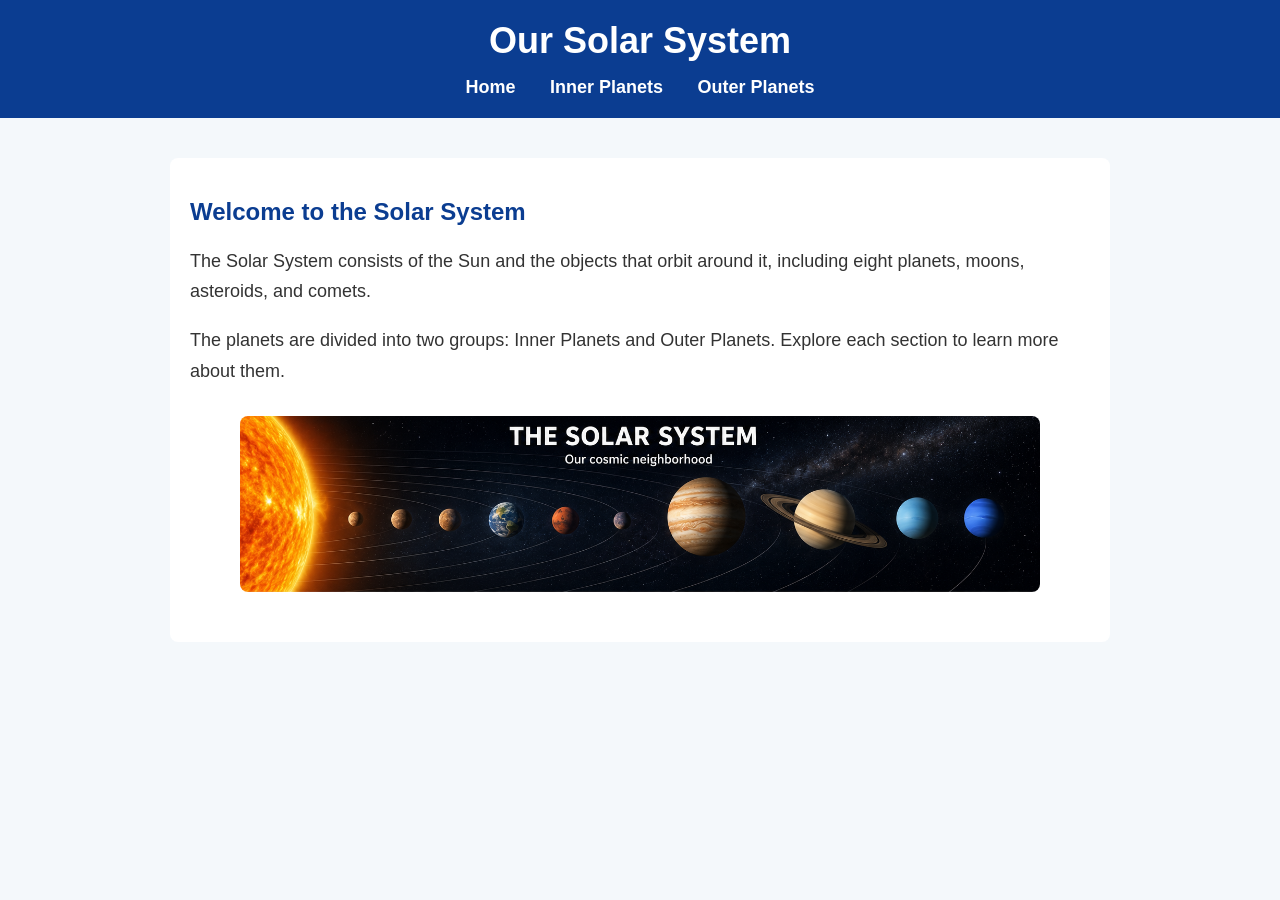
<file: lab1-1/index.html>
<!DOCTYPE html>
<html lang="en">
<head>
  <meta charset="UTF-8">
  <meta name="viewport" content="width=device-width, initial-scale=1.0">
  <title>Our Solar System</title>
  <link rel="stylesheet" href="css/styles.css">
</head>
<body>

<header>
  <h1>Our Solar System</h1>
  <nav>
    <a href="index.html">Home</a>
    <a href="inner-planets.html">Inner Planets</a>
    <a href="outer-planets.html">Outer Planets</a>
  </nav>
</header>

<main>
  <h2>Welcome to the Solar System</h2>

  <p>
    The Solar System consists of the Sun and the objects that orbit around it,
    including eight planets, moons, asteroids, and comets.
  </p>

  <p>
    The planets are divided into two groups: Inner Planets and Outer Planets.
    Explore each section to learn more about them.
  </p>

  <img src="images/solar-system.png" alt="Solar System Overview" width="800">
</main>

</body>
</html>
</file>
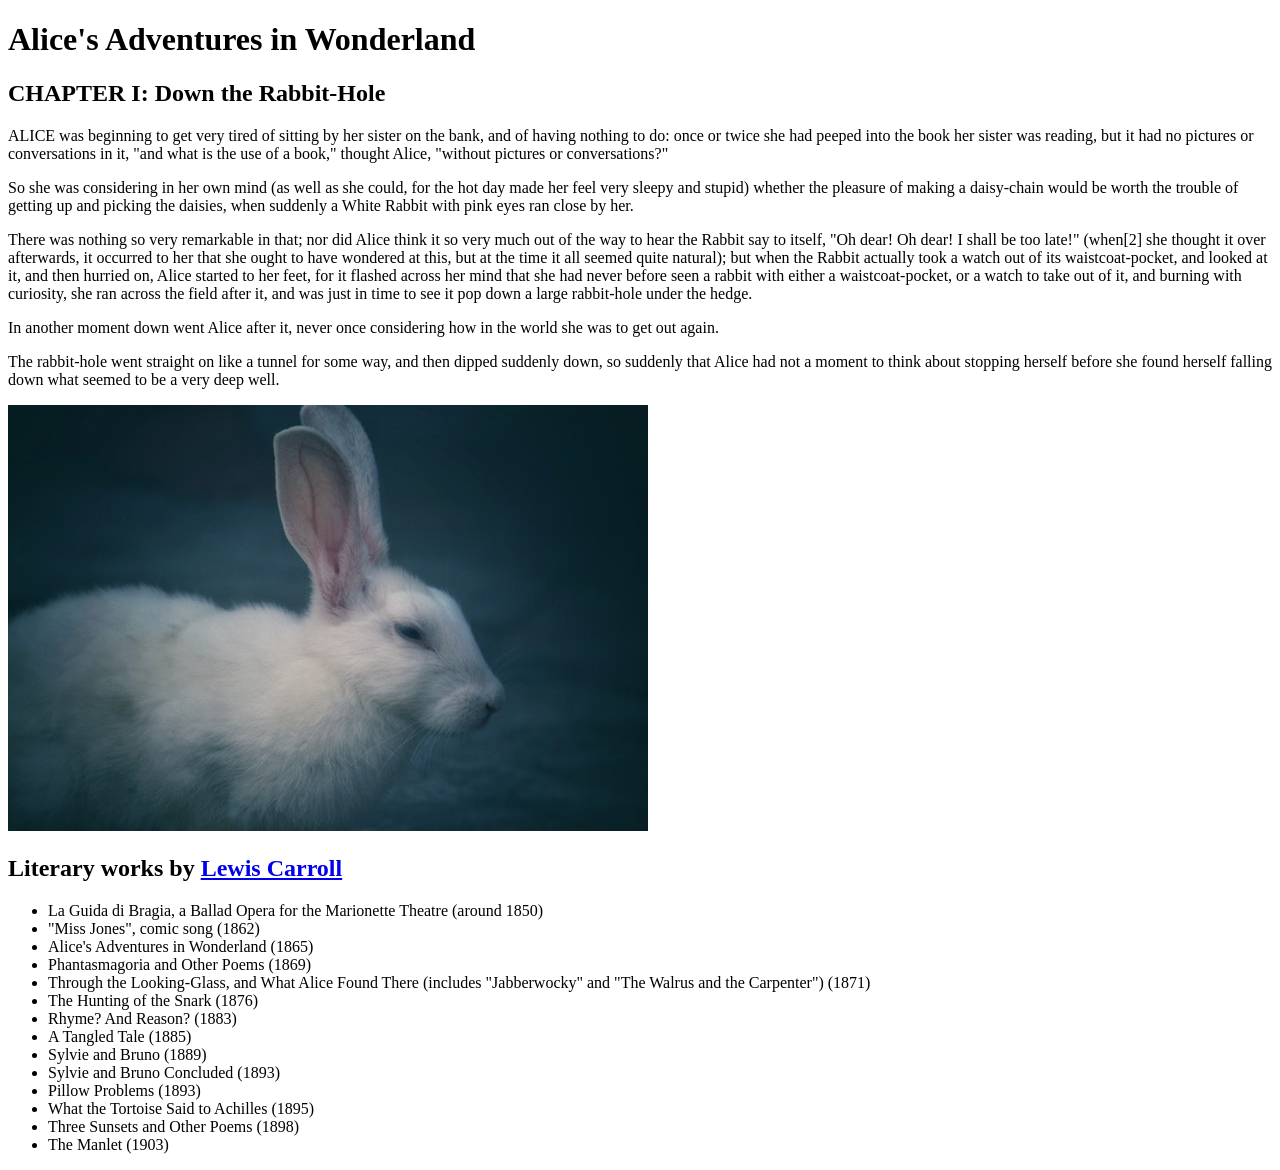
<file: lab1-3/index.html>
<!DOCTYPE html>
<html lang="en">

<head>
    <meta charset="UTF-8">
    <title>Alice's Adventures in Wonderland</title>
</head>

<body>

    <h1>Alice's Adventures in Wonderland</h1>

    <h2>CHAPTER I: Down the Rabbit-Hole</h2>

    <p>
        ALICE was beginning to get very tired of sitting by her sister on the bank,
        and of having nothing to do: once or twice she had peeped into the book her
        sister was reading, but it had no pictures or conversations in it, "and what
        is the use of a book," thought Alice, "without pictures or conversations?"
    </p>

    <p>
        So she was considering in her own mind (as well as she could, for the hot day
        made her feel very sleepy and stupid) whether the pleasure of making a daisy-chain
        would be worth the trouble of getting up and picking the daisies, when suddenly a
        White Rabbit with pink eyes ran close by her.
    </p>

    <p>
        There was nothing so very remarkable in that; nor did Alice think it so very much
        out of the way to hear the Rabbit say to itself, "Oh dear! Oh dear! I shall be too
        late!" (when[2] she thought it over afterwards, it occurred to her that she ought
        to have wondered at this, but at the time it all seemed quite natural); but when
        the Rabbit actually took a watch out of its waistcoat-pocket, and looked at it,
        and then hurried on, Alice started to her feet, for it flashed across her mind
        that she had never before seen a rabbit with either a waistcoat-pocket, or a watch
        to take out of it, and burning with curiosity, she ran across the field after it,
        and was just in time to see it pop down a large rabbit-hole under the hedge.
    </p>

    <p>
        In another moment down went Alice after it, never once considering how in the
        world she was to get out again.
    </p>

    <p>
        The rabbit-hole went straight on like a tunnel for some way, and then dipped
        suddenly down, so suddenly that Alice had not a moment to think about stopping
        herself before she found herself falling down what seemed to be a very deep well.
    </p>

    <img src="images/white_rabbit.jpg"
         alt="White Rabbit photo by Tejas Prajapati from Pexels">

    <h2>Literary works by
        <a href="https://en.wikipedia.org/wiki/Lewis_Carroll">
            Lewis Carroll
        </a>
    </h2>

    <ul>
        <li>La Guida di Bragia, a Ballad Opera for the Marionette Theatre (around 1850)</li>
        <li>"Miss Jones", comic song (1862)</li>
        <li>Alice's Adventures in Wonderland (1865)</li>
        <li>Phantasmagoria and Other Poems (1869)</li>
        <li>Through the Looking-Glass, and What Alice Found There (includes "Jabberwocky" and "The Walrus and the Carpenter") (1871)</li>
        <li>The Hunting of the Snark (1876)</li>
        <li>Rhyme? And Reason? (1883)</li>
        <li>A Tangled Tale (1885)</li>
        <li>Sylvie and Bruno (1889)</li>
        <li>Sylvie and Bruno Concluded (1893)</li>
        <li>Pillow Problems (1893)</li>
        <li>What the Tortoise Said to Achilles (1895)</li>
        <li>Three Sunsets and Other Poems (1898)</li>
        <li>The Manlet (1903)</li>
    </ul>

</body>

</html>
</file>
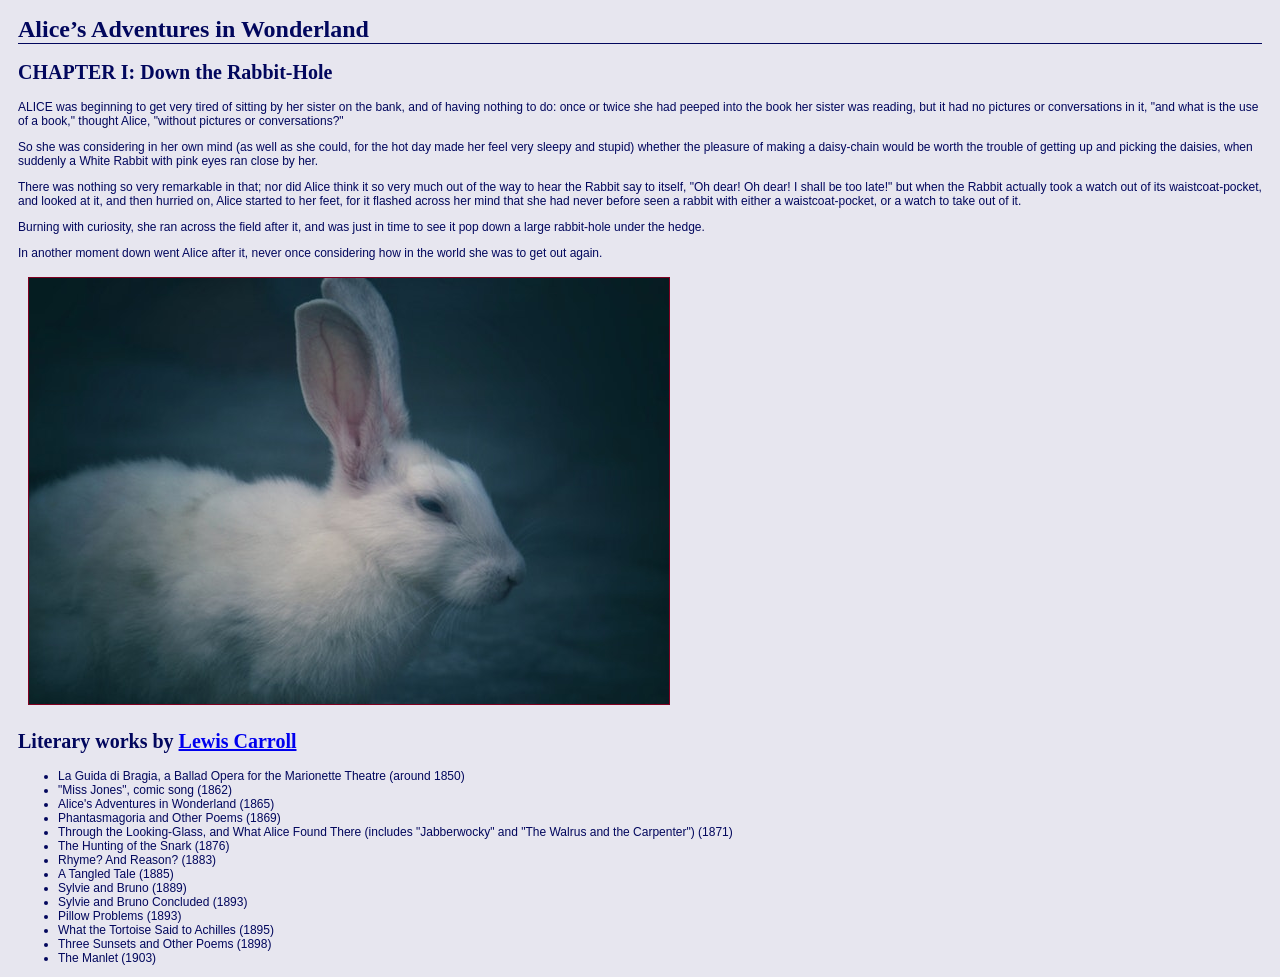
<file: lab1-4/index.html>
<!DOCTYPE html>
<html lang="en">

<head>
  <meta charset="UTF-8">
  <title>Alice’s Adventures in Wonderland</title>
  <link rel="stylesheet" href="style.css">
</head>

<body>

  <h1>Alice’s Adventures in Wonderland</h1>

  <h2>CHAPTER I: Down the Rabbit-Hole</h2>

  <p>
    ALICE was beginning to get very tired of sitting by her sister on the bank, and of having nothing to do:
    once or twice she had peeped into the book her sister was reading, but it had no pictures or conversations
    in it, "and what is the use of a book," thought Alice, "without pictures or conversations?"
  </p>

  <p>
    So she was considering in her own mind (as well as she could, for the hot day made her feel very sleepy
    and stupid) whether the pleasure of making a daisy-chain would be worth the trouble of getting up and
    picking the daisies, when suddenly a White Rabbit with pink eyes ran close by her.
  </p>

  <p>
    There was nothing so very remarkable in that; nor did Alice think it so very much out of the way to hear
    the Rabbit say to itself, "Oh dear! Oh dear! I shall be too late!" but when the Rabbit actually took a
    watch out of its waistcoat-pocket, and looked at it, and then hurried on, Alice started to her feet, for
    it flashed across her mind that she had never before seen a rabbit with either a waistcoat-pocket, or a
    watch to take out of it.
  </p>

  <p>
    Burning with curiosity, she ran across the field after it, and was just in time to see it pop down a
    large rabbit-hole under the hedge.
  </p>

  <p>
    In another moment down went Alice after it, never once considering how in the world she was to get out
    again.
  </p>

  <img src="images/white_rabbit.jpg"
       alt="White Rabbit photo by Tejas Prajapati from Pexels">

  <h2>
    Literary works by
    <a href="https://en.wikipedia.org/wiki/Lewis_Carroll">
      Lewis Carroll
    </a>
  </h2>

  <ul>
    <li>La Guida di Bragia, a Ballad Opera for the Marionette Theatre (around 1850)</li>
    <li>"Miss Jones", comic song (1862)</li>
    <li>Alice's Adventures in Wonderland (1865)</li>
    <li>Phantasmagoria and Other Poems (1869)</li>
    <li>Through the Looking-Glass, and What Alice Found There (includes "Jabberwocky" and "The Walrus and the Carpenter") (1871)</li>
    <li>The Hunting of the Snark (1876)</li>
    <li>Rhyme? And Reason? (1883)</li>
    <li>A Tangled Tale (1885)</li>
    <li>Sylvie and Bruno (1889)</li>
    <li>Sylvie and Bruno Concluded (1893)</li>
    <li>Pillow Problems (1893)</li>
    <li>What the Tortoise Said to Achilles (1895)</li>
    <li>Three Sunsets and Other Poems (1898)</li>
    <li>The Manlet (1903)</li>
  </ul>

</body>

</html>
</file>
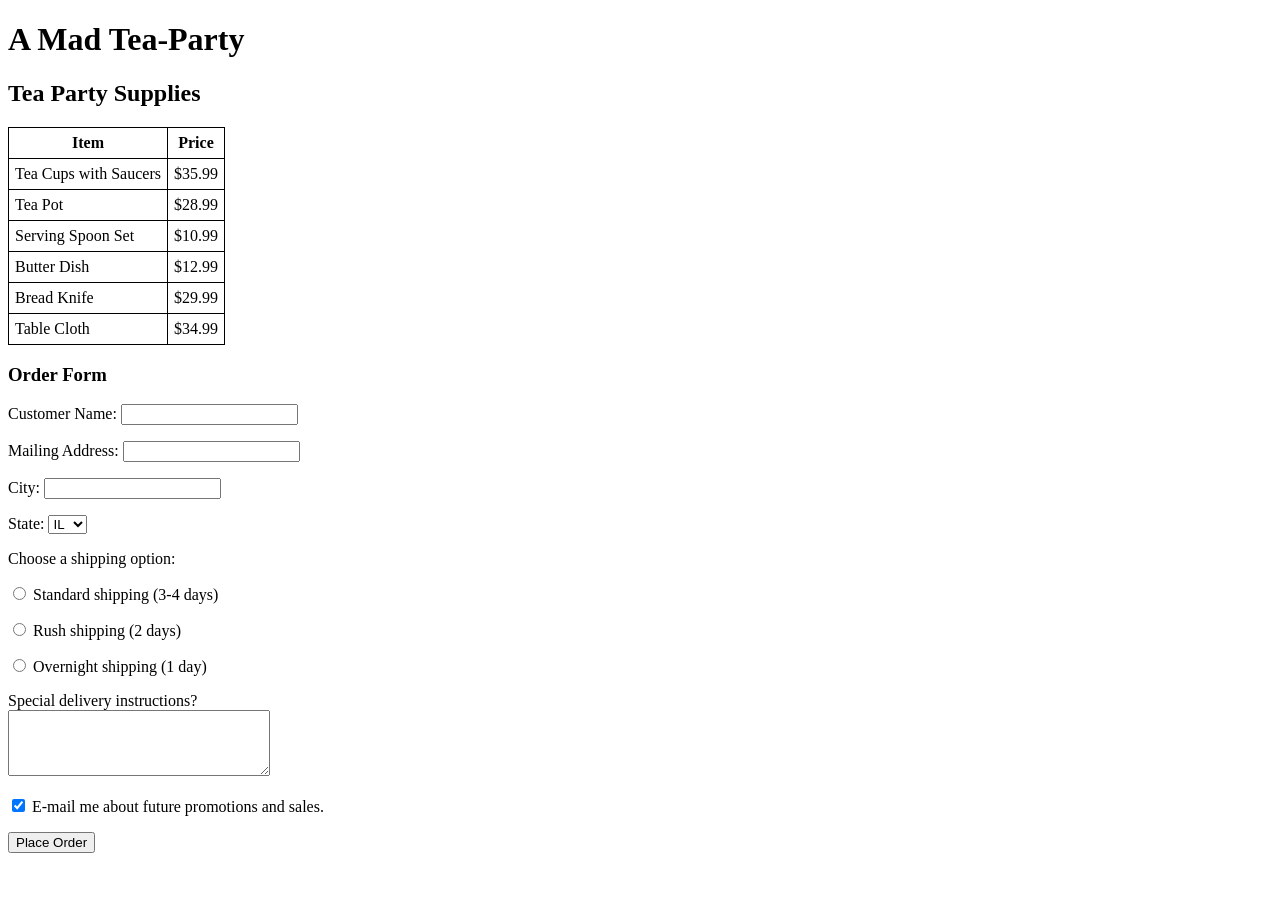
<file: lab1-5/index.html>
<!DOCTYPE html>
<html lang="en">
<head>
    <meta charset="UTF-8">
    <title>A Mad Tea-Party Order Form</title>
    <style>
        table {
            border-collapse: collapse;
        }

        th,
        td {
            border: 1px solid black;
            padding: 6px;
        }
    </style>
</head>
<body>

    <header>
        <h1>A Mad Tea-Party</h1>
    </header>

    <main>

        <section>
            <h2>Tea Party Supplies</h2>

            <table>
                <tr>
                    <th>Item</th>
                    <th>Price</th>
                </tr>
                <tr>
                    <td>Tea Cups with Saucers</td>
                    <td>$35.99</td>
                </tr>
                <tr>
                    <td>Tea Pot</td>
                    <td>$28.99</td>
                </tr>
                <tr>
                    <td>Serving Spoon Set</td>
                    <td>$10.99</td>
                </tr>
                <tr>
                    <td>Butter Dish</td>
                    <td>$12.99</td>
                </tr>
                <tr>
                    <td>Bread Knife</td>
                    <td>$29.99</td>
                </tr>
                <tr>
                    <td>Table Cloth</td>
                    <td>$34.99</td>
                </tr>
            </table>
        </section>

        <section>
            <h3>Order Form</h3>

            <form method="post" action="http://data.rebol.com/cgi-bin/test-cgi.cgi">

                <p>
                    <label for="customername">Customer Name:</label>
                    <input type="text" id="customername" name="customername">
                </p>

                <p>
                    <label for="mailingaddress">Mailing Address:</label>
                    <input type="text" id="mailingaddress" name="mailingaddress">
                </p>

                <p>
                    <label for="city">City:</label>
                    <input type="text" id="city" name="city">
                </p>

                <p>
                    <label for="state">State:</label>
                    <select id="state" name="state">
                        <option value="IL">IL</option>
                        <option value="IN">IN</option>
                        <option value="MI">MI</option>
                        <option value="WI">WI</option>
                    </select>
                </p>

                <p>Choose a shipping option:</p>

                <p>
                    <input type="radio" id="standard" name="shipping" value="standard">
                    <label for="standard">Standard shipping (3-4 days)</label>
                </p>

                <p>
                    <input type="radio" id="rush" name="shipping" value="rush">
                    <label for="rush">Rush shipping (2 days)</label>
                </p>

                <p>
                    <input type="radio" id="overnight" name="shipping" value="overnight">
                    <label for="overnight">Overnight shipping (1 day)</label>
                </p>

                <p>
                    <label for="instructions">Special delivery instructions?</label><br>
                    <textarea id="instructions" name="instructions" cols="30" rows="4"></textarea>
                </p>

                <p>
                    <input type="checkbox" id="mailinglist" name="mailinglist" checked>
                    <label for="mailinglist">E-mail me about future promotions and sales.</label>
                </p>

                <p>
                    <input type="submit" value="Place Order">
                </p>

            </form>
        </section>

    </main>

</body>
</html>
</file>
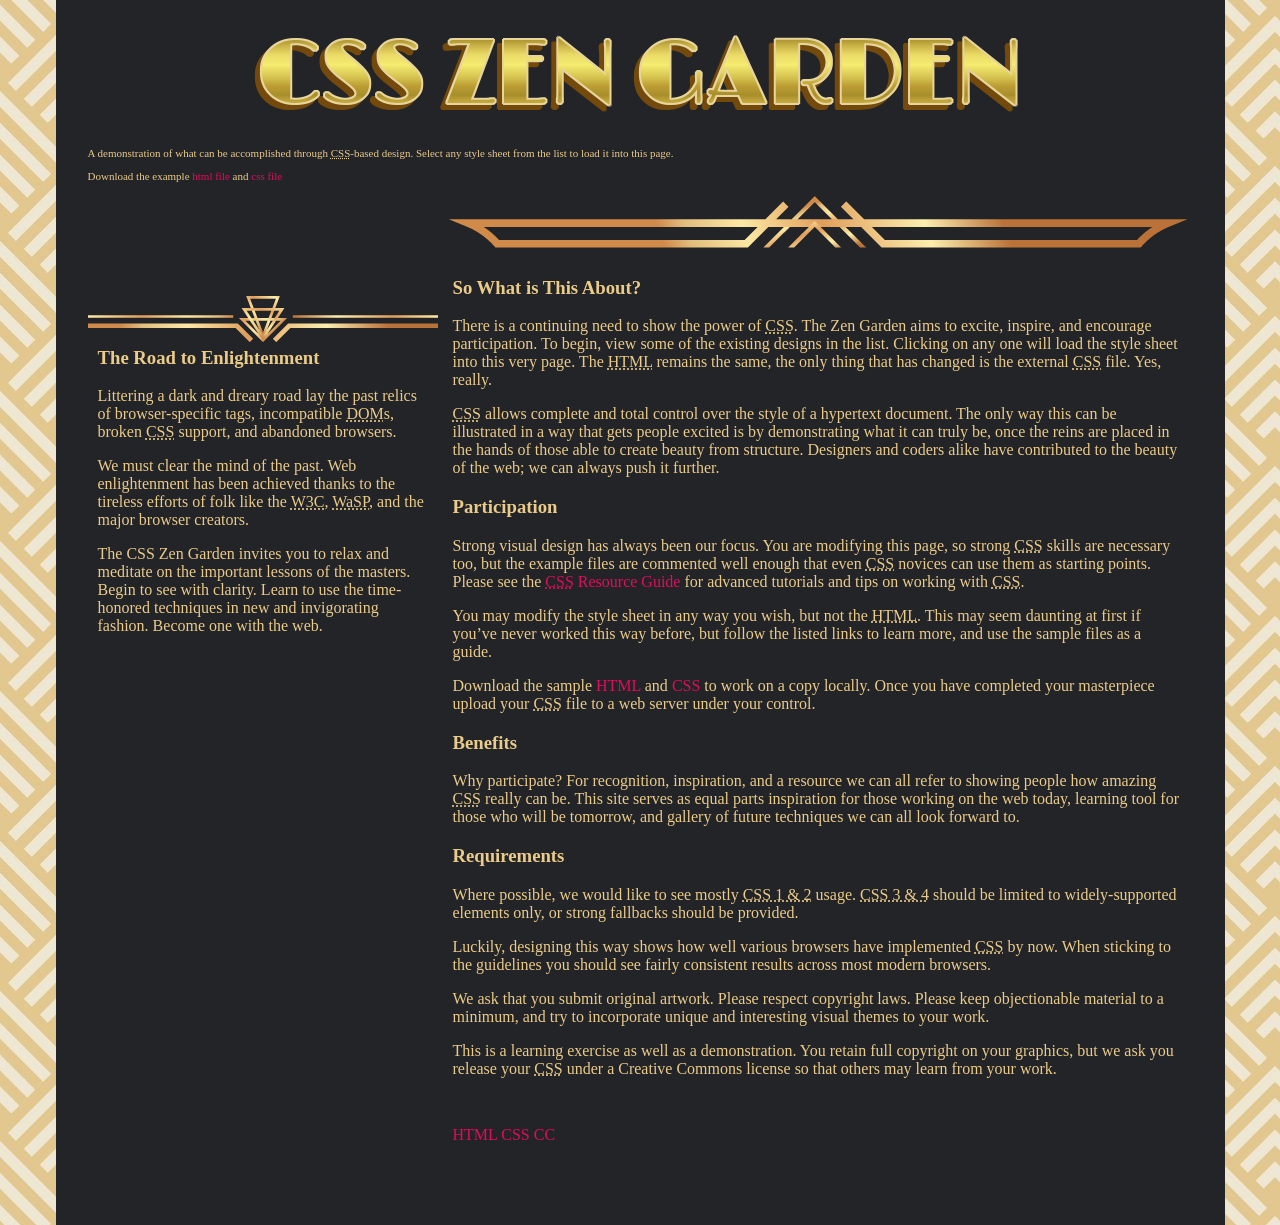
<file: lab2-1/index.html>
<!DOCTYPE html>
<html lang="en">
<head>
    <meta charset="utf-8">
    <title>CSS Zen Garden: The Beauty of CSS Design</title>
    <link rel="stylesheet" href="style.css">
    <meta name="viewport" content="width=device-width, initial-scale=1.0">
    <meta name="author" content="Dave Shea">
    <meta name="description" content="A demonstration of what can be accomplished visually through CSS-based design.">
</head>

<body id="css-zen-garden">

    <div class="page-wrapper">

        <section class="intro" id="zen-intro">

            <header>
                <h1>CSS Zen Garden</h1>
                <h2>The Beauty of <abbr title="Cascading Style Sheets">CSS</abbr> Design</h2>
            </header>

            <div class="summary" id="zen-summary">
                <p>A demonstration of what can be accomplished through <abbr title="Cascading Style Sheets">CSS</abbr>-based design. Select any style sheet from the list to load it into this page.</p>
                <p>Download the example <a href="/examples/index" title="This page's source HTML code, not to be modified.">html file</a> and <a href="/examples/style.css" title="This page's sample CSS, the file you may modify.">css file</a></p>
            </div>

            <div class="preamble" id="zen-preamble">
                <h3>The Road to Enlightenment</h3>
                <p>Littering a dark and dreary road lay the past relics of browser-specific tags, incompatible <abbr title="Document Object Model">DOM</abbr>s, broken <abbr title="Cascading Style Sheets">CSS</abbr> support, and abandoned browsers.</p>
                <p>We must clear the mind of the past. Web enlightenment has been achieved thanks to the tireless efforts of folk like the <abbr title="World Wide Web Consortium">W3C</abbr>, <abbr title="Web Standards Project">WaSP</abbr>, and the major browser creators.</p>
                <p>The CSS Zen Garden invites you to relax and meditate on the important lessons of the masters. Begin to see with clarity. Learn to use the time-honored techniques in new and invigorating fashion. Become one with the web.</p>
            </div>

        </section>

        <div class="main supporting" id="zen-supporting">

            <div class="explanation" id="zen-explanation">
                <h3>So What is This About?</h3>
                <p>There is a continuing need to show the power of <abbr title="Cascading Style Sheets">CSS</abbr>. The Zen Garden aims to excite, inspire, and encourage participation. To begin, view some of the existing designs in the list. Clicking on any one will load the style sheet into this very page. The <abbr title="HyperText Markup Language">HTML</abbr> remains the same, the only thing that has changed is the external <abbr title="Cascading Style Sheets">CSS</abbr> file. Yes, really.</p>
                <p><abbr title="Cascading Style Sheets">CSS</abbr> allows complete and total control over the style of a hypertext document. The only way this can be illustrated in a way that gets people excited is by demonstrating what it can truly be, once the reins are placed in the hands of those able to create beauty from structure. Designers and coders alike have contributed to the beauty of the web; we can always push it further.</p>
            </div>

            <div class="participation" id="zen-participation">
                <h3>Participation</h3>
                <p>Strong visual design has always been our focus. You are modifying this page, so strong <abbr title="Cascading Style Sheets">CSS</abbr> skills are necessary too, but the example files are commented well enough that even <abbr title="Cascading Style Sheets">CSS</abbr> novices can use them as starting points. Please see the <a href="http://www.mezzoblue.com/zengarden/resources/" title="A listing of CSS-related resources"><abbr title="Cascading Style Sheets">CSS</abbr> Resource Guide</a> for advanced tutorials and tips on working with <abbr title="Cascading Style Sheets">CSS</abbr>.</p>
                <p>You may modify the style sheet in any way you wish, but not the <abbr title="HyperText Markup Language">HTML</abbr>. This may seem daunting at first if you&#8217;ve never worked this way before, but follow the listed links to learn more, and use the sample files as a guide.</p>
                <p>Download the sample <a href="/examples/index" title="This page's source HTML code, not to be modified.">HTML</a> and <a href="/examples/style.css" title="This page's sample CSS, the file you may modify.">CSS</a> to work on a copy locally. Once you have completed your masterpiece upload your <abbr title="Cascading Style Sheets">CSS</abbr> file to a web server under your control.</p>
            </div>

            <div class="benefits" id="zen-benefits">
                <h3>Benefits</h3>
                <p>Why participate? For recognition, inspiration, and a resource we can all refer to showing people how amazing <abbr title="Cascading Style Sheets">CSS</abbr> really can be. This site serves as equal parts inspiration for those working on the web today, learning tool for those who will be tomorrow, and gallery of future techniques we can all look forward to.</p>
            </div>

            <div class="requirements" id="zen-requirements">
                <h3>Requirements</h3>
                <p>Where possible, we would like to see mostly <abbr title="Cascading Style Sheets, levels 1 and 2">CSS 1 &amp; 2</abbr> usage. <abbr title="Cascading Style Sheets, levels 3 and 4">CSS 3 &amp; 4</abbr> should be limited to widely-supported elements only, or strong fallbacks should be provided.</p>
                <p>Luckily, designing this way shows how well various browsers have implemented <abbr title="Cascading Style Sheets">CSS</abbr> by now. When sticking to the guidelines you should see fairly consistent results across most modern browsers.</p>
                <p>We ask that you submit original artwork. Please respect copyright laws. Please keep objectionable material to a minimum, and try to incorporate unique and interesting visual themes to your work.</p>
                <p>This is a learning exercise as well as a demonstration. You retain full copyright on your graphics, but we ask you release your <abbr title="Cascading Style Sheets">CSS</abbr> under a Creative Commons license so that others may learn from your work.</p>
            </div>

            <footer>
                <a href="http://validator.w3.org/check/referer" title="Check the validity of this site's HTML">HTML</a>
                <a href="http://jigsaw.w3.org/css-validator/check/referer" title="Check the validity of this site's CSS">CSS</a>
                <a href="http://creativecommons.org/licenses/by-nc-sa/3.0/" title="View the Creative Commons license">CC</a>
            </footer>

        </div>

    </div>

</body>
</html>
</file>
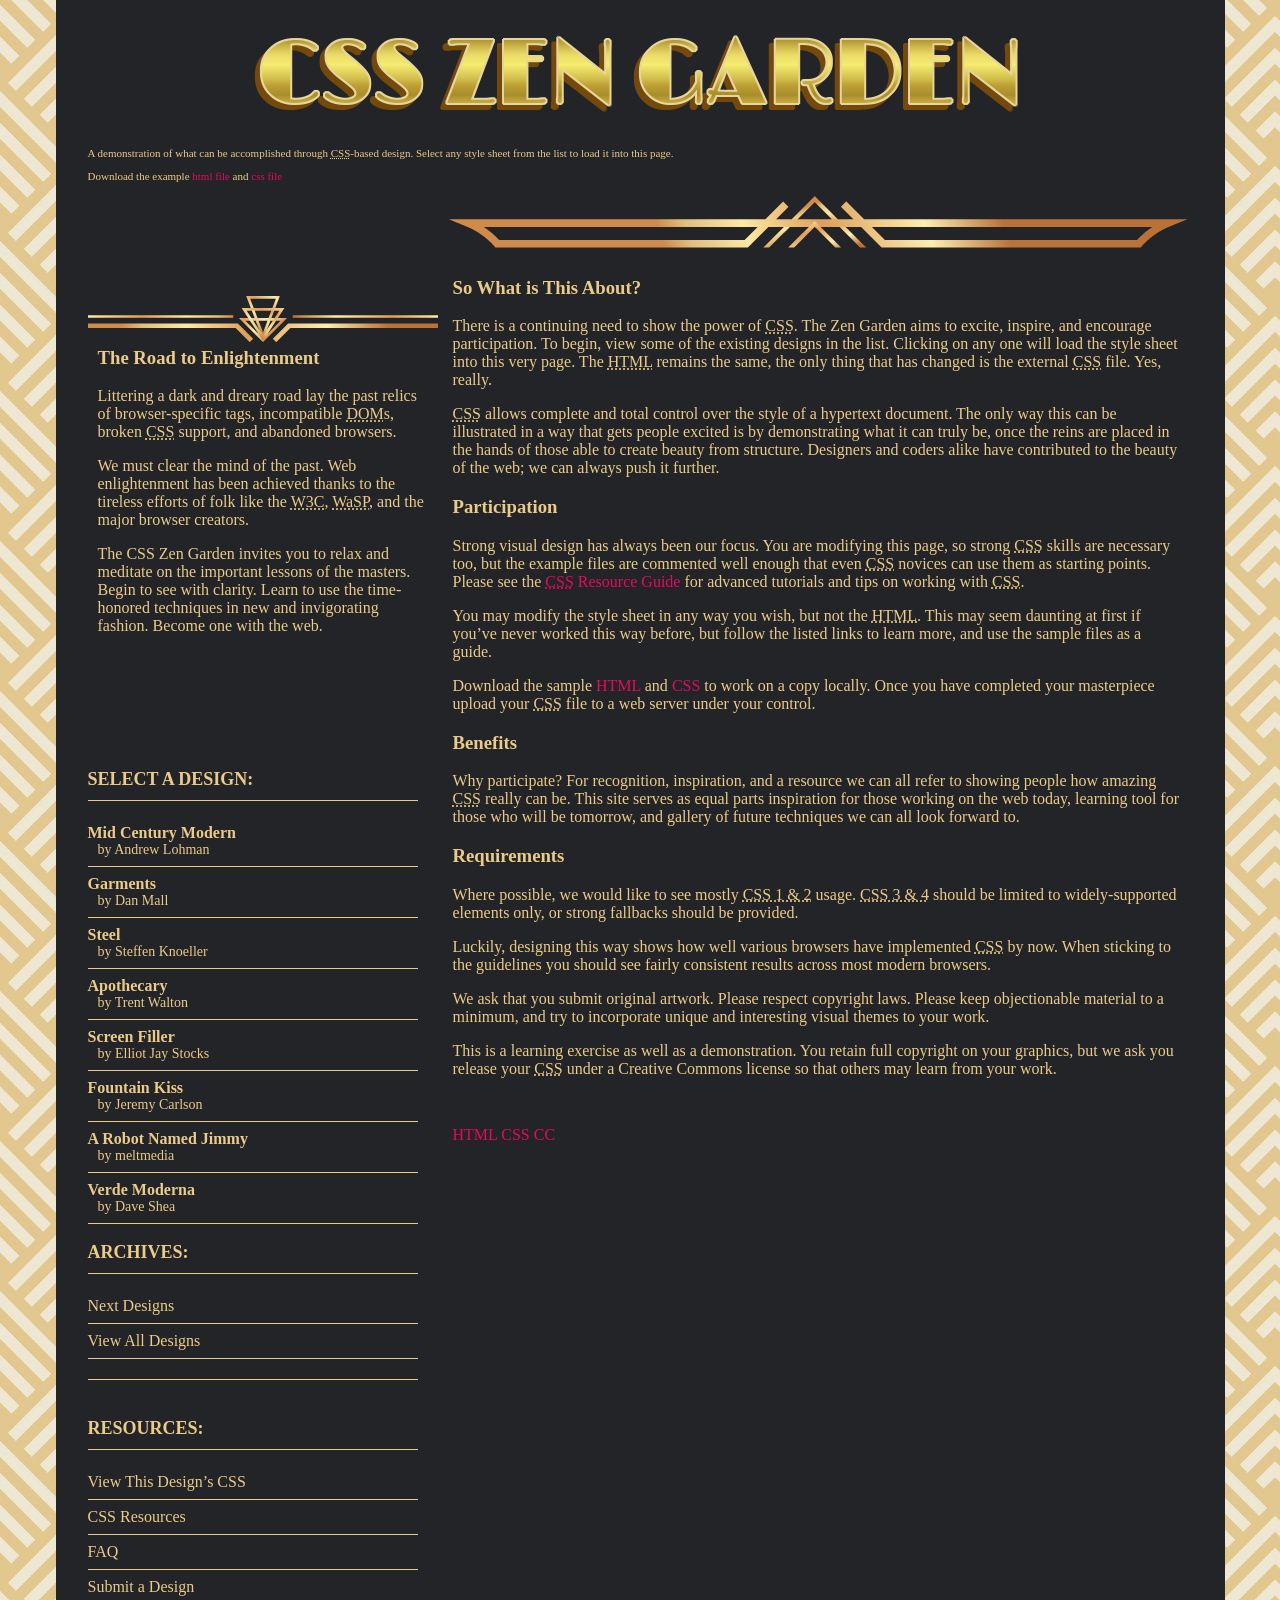
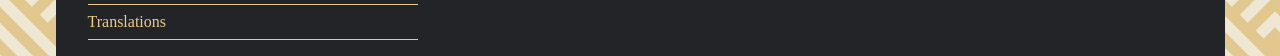
<file: lab2-2/index.html>
<!DOCTYPE html>
<html lang="en">
<head>
    <meta charset="utf-8">
    <title>CSS Zen Garden: The Beauty of CSS Design</title>
    <link rel="stylesheet" href="style.css">
    <meta name="viewport" content="width=device-width, initial-scale=1.0">
    <meta name="author" content="Dave Shea">
    <meta name="description" content="A demonstration of what can be accomplished visually through CSS-based design.">
</head>

<body id="css-zen-garden">

    <div class="page-wrapper">

        <section class="intro" id="zen-intro">

            <header>
                <h1>CSS Zen Garden</h1>
                <h2>The Beauty of <abbr title="Cascading Style Sheets">CSS</abbr> Design</h2>
            </header>

            <div class="summary" id="zen-summary">
                <p>A demonstration of what can be accomplished through <abbr title="Cascading Style Sheets">CSS</abbr>-based design. Select any style sheet from the list to load it into this page.</p>
                <p>Download the example <a href="/examples/index" title="This page's source HTML code, not to be modified.">html file</a> and <a href="/examples/style.css" title="This page's sample CSS, the file you may modify.">css file</a></p>
            </div>

            <div class="preamble" id="zen-preamble">
                <h3>The Road to Enlightenment</h3>
                <p>Littering a dark and dreary road lay the past relics of browser-specific tags, incompatible <abbr title="Document Object Model">DOM</abbr>s, broken <abbr title="Cascading Style Sheets">CSS</abbr> support, and abandoned browsers.</p>
                <p>We must clear the mind of the past. Web enlightenment has been achieved thanks to the tireless efforts of folk like the <abbr title="World Wide Web Consortium">W3C</abbr>, <abbr title="Web Standards Project">WaSP</abbr>, and the major browser creators.</p>
                <p>The CSS Zen Garden invites you to relax and meditate on the important lessons of the masters. Begin to see with clarity. Learn to use the time-honored techniques in new and invigorating fashion. Become one with the web.</p>
            </div>

        </section>

        <div class="main supporting" id="zen-supporting">

            <div class="explanation" id="zen-explanation">
                <h3>So What is This About?</h3>
                <p>There is a continuing need to show the power of <abbr title="Cascading Style Sheets">CSS</abbr>. The Zen Garden aims to excite, inspire, and encourage participation. To begin, view some of the existing designs in the list. Clicking on any one will load the style sheet into this very page. The <abbr title="HyperText Markup Language">HTML</abbr> remains the same, the only thing that has changed is the external <abbr title="Cascading Style Sheets">CSS</abbr> file. Yes, really.</p>
                <p><abbr title="Cascading Style Sheets">CSS</abbr> allows complete and total control over the style of a hypertext document. The only way this can be illustrated in a way that gets people excited is by demonstrating what it can truly be, once the reins are placed in the hands of those able to create beauty from structure. Designers and coders alike have contributed to the beauty of the web; we can always push it further.</p>
            </div>

            <div class="participation" id="zen-participation">
                <h3>Participation</h3>
                <p>Strong visual design has always been our focus. You are modifying this page, so strong <abbr title="Cascading Style Sheets">CSS</abbr> skills are necessary too, but the example files are commented well enough that even <abbr title="Cascading Style Sheets">CSS</abbr> novices can use them as starting points. Please see the <a href="http://www.mezzoblue.com/zengarden/resources/" title="A listing of CSS-related resources"><abbr title="Cascading Style Sheets">CSS</abbr> Resource Guide</a> for advanced tutorials and tips on working with <abbr title="Cascading Style Sheets">CSS</abbr>.</p>
                <p>You may modify the style sheet in any way you wish, but not the <abbr title="HyperText Markup Language">HTML</abbr>. This may seem daunting at first if you&#8217;ve never worked this way before, but follow the listed links to learn more, and use the sample files as a guide.</p>
                <p>Download the sample <a href="/examples/index" title="This page's source HTML code, not to be modified.">HTML</a> and <a href="/examples/style.css" title="This page's sample CSS, the file you may modify.">CSS</a> to work on a copy locally. Once you have completed your masterpiece upload your <abbr title="Cascading Style Sheets">CSS</abbr> file to a web server under your control.</p>
            </div>

            <div class="benefits" id="zen-benefits">
                <h3>Benefits</h3>
                <p>Why participate? For recognition, inspiration, and a resource we can all refer to showing people how amazing <abbr title="Cascading Style Sheets">CSS</abbr> really can be. This site serves as equal parts inspiration for those working on the web today, learning tool for those who will be tomorrow, and gallery of future techniques we can all look forward to.</p>
            </div>

            <div class="requirements" id="zen-requirements">
                <h3>Requirements</h3>
                <p>Where possible, we would like to see mostly <abbr title="Cascading Style Sheets, levels 1 and 2">CSS 1 &amp; 2</abbr> usage. <abbr title="Cascading Style Sheets, levels 3 and 4">CSS 3 &amp; 4</abbr> should be limited to widely-supported elements only, or strong fallbacks should be provided.</p>
                <p>Luckily, designing this way shows how well various browsers have implemented <abbr title="Cascading Style Sheets">CSS</abbr> by now. When sticking to the guidelines you should see fairly consistent results across most modern browsers.</p>
                <p>We ask that you submit original artwork. Please respect copyright laws. Please keep objectionable material to a minimum, and try to incorporate unique and interesting visual themes to your work.</p>
                <p>This is a learning exercise as well as a demonstration. You retain full copyright on your graphics, but we ask you release your <abbr title="Cascading Style Sheets">CSS</abbr> under a Creative Commons license so that others may learn from your work.</p>
            </div>

            <footer>
                <a href="http://validator.w3.org/check/referer">HTML</a>
                <a href="http://jigsaw.w3.org/css-validator/check/referer">CSS</a>
                <a href="http://creativecommons.org/licenses/by-nc-sa/3.0/">CC</a>
            </footer>

        </div>

        <aside class="sidebar">
            <div class="wrapper">

                <div class="design-selection" id="design-selection">
                    <h3>Select a Design:</h3>

                    <nav>
                        <ul>
                            <li>
                                <a href="/221/" class="design-name">Mid Century Modern</a>
                                <a href="http://andrewlohman.com/" class="designer-name">by Andrew Lohman</a>
                            </li>
                            <li>
                                <a href="/220/" class="design-name">Garments</a>
                                <a href="http://danielmall.com/" class="designer-name">by Dan Mall</a>
                            </li>
                            <li>
                                <a href="/219/" class="design-name">Steel</a>
                                <a href="http://steffenknoeller.com/" class="designer-name">by Steffen Knoeller</a>
                            </li>
                            <li>
                                <a href="/218/" class="design-name">Apothecary</a>
                                <a href="http://trentwalton.com/" class="designer-name">by Trent Walton</a>
                            </li>
                            <li>
                                <a href="/217/" class="design-name">Screen Filler</a>
                                <a href="http://elliotjaystocks.com/" class="designer-name">by Elliot Jay Stocks</a>
                            </li>
                            <li>
                                <a href="/216/" class="design-name">Fountain Kiss</a>
                                <a href="http://jeremycarlson.com/" class="designer-name">by Jeremy Carlson</a>
                            </li>
                            <li>
                                <a href="/215/" class="design-name">A Robot Named Jimmy</a>
                                <a href="http://meltmedia.com/" class="designer-name">by meltmedia</a>
                            </li>
                            <li>
                                <a href="/214/" class="design-name">Verde Moderna</a>
                                <a href="http://www.mezzoblue.com/" class="designer-name">by Dave Shea</a>
                            </li>
                        </ul>
                    </nav>
                </div>

                <div class="design-archives" id="design-archives">
                    <h3>Archives:</h3>

                    <nav>
                        <ul>
                            <li><a href="/214/page1">Next Designs</a></li>
                            <li><a href="http://www.mezzoblue.com/zengarden/alldesigns/">View All Designs</a></li>
                        </ul>
                    </nav>
                </div>

                <div class="zen-resources" id="zen-resources">
                    <h3>Resources:</h3>

                    <ul>
                        <li><a href="style.css">View This Design&#8217;s CSS</a></li>
                        <li><a href="http://www.mezzoblue.com/zengarden/resources/">CSS Resources</a></li>
                        <li><a href="http://www.mezzoblue.com/zengarden/faq/">FAQ</a></li>
                        <li><a href="http://www.mezzoblue.com/zengarden/submit/">Submit a Design</a></li>
                        <li><a href="http://www.mezzoblue.com/zengarden/translations/">Translations</a></li>
                    </ul>
                </div>

            </div>
        </aside>

    </div>

</body>
</html>
</file>
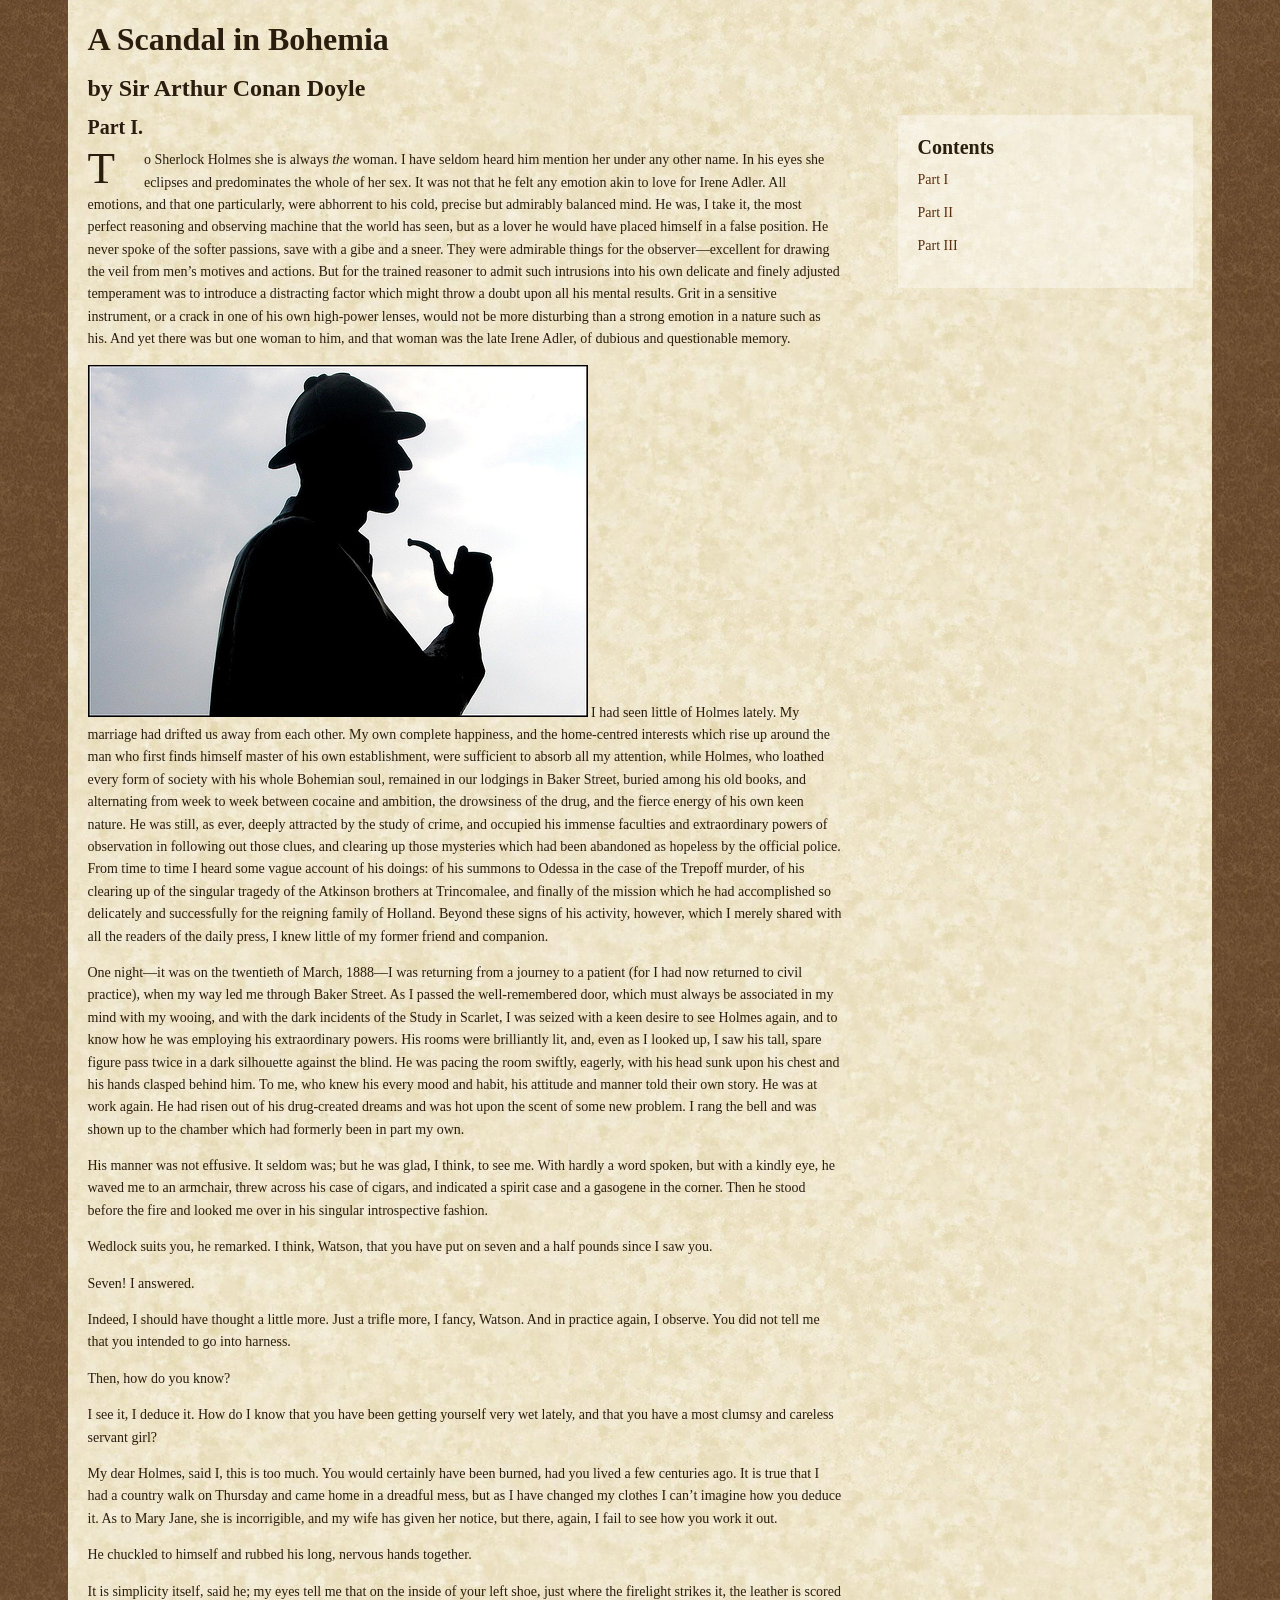
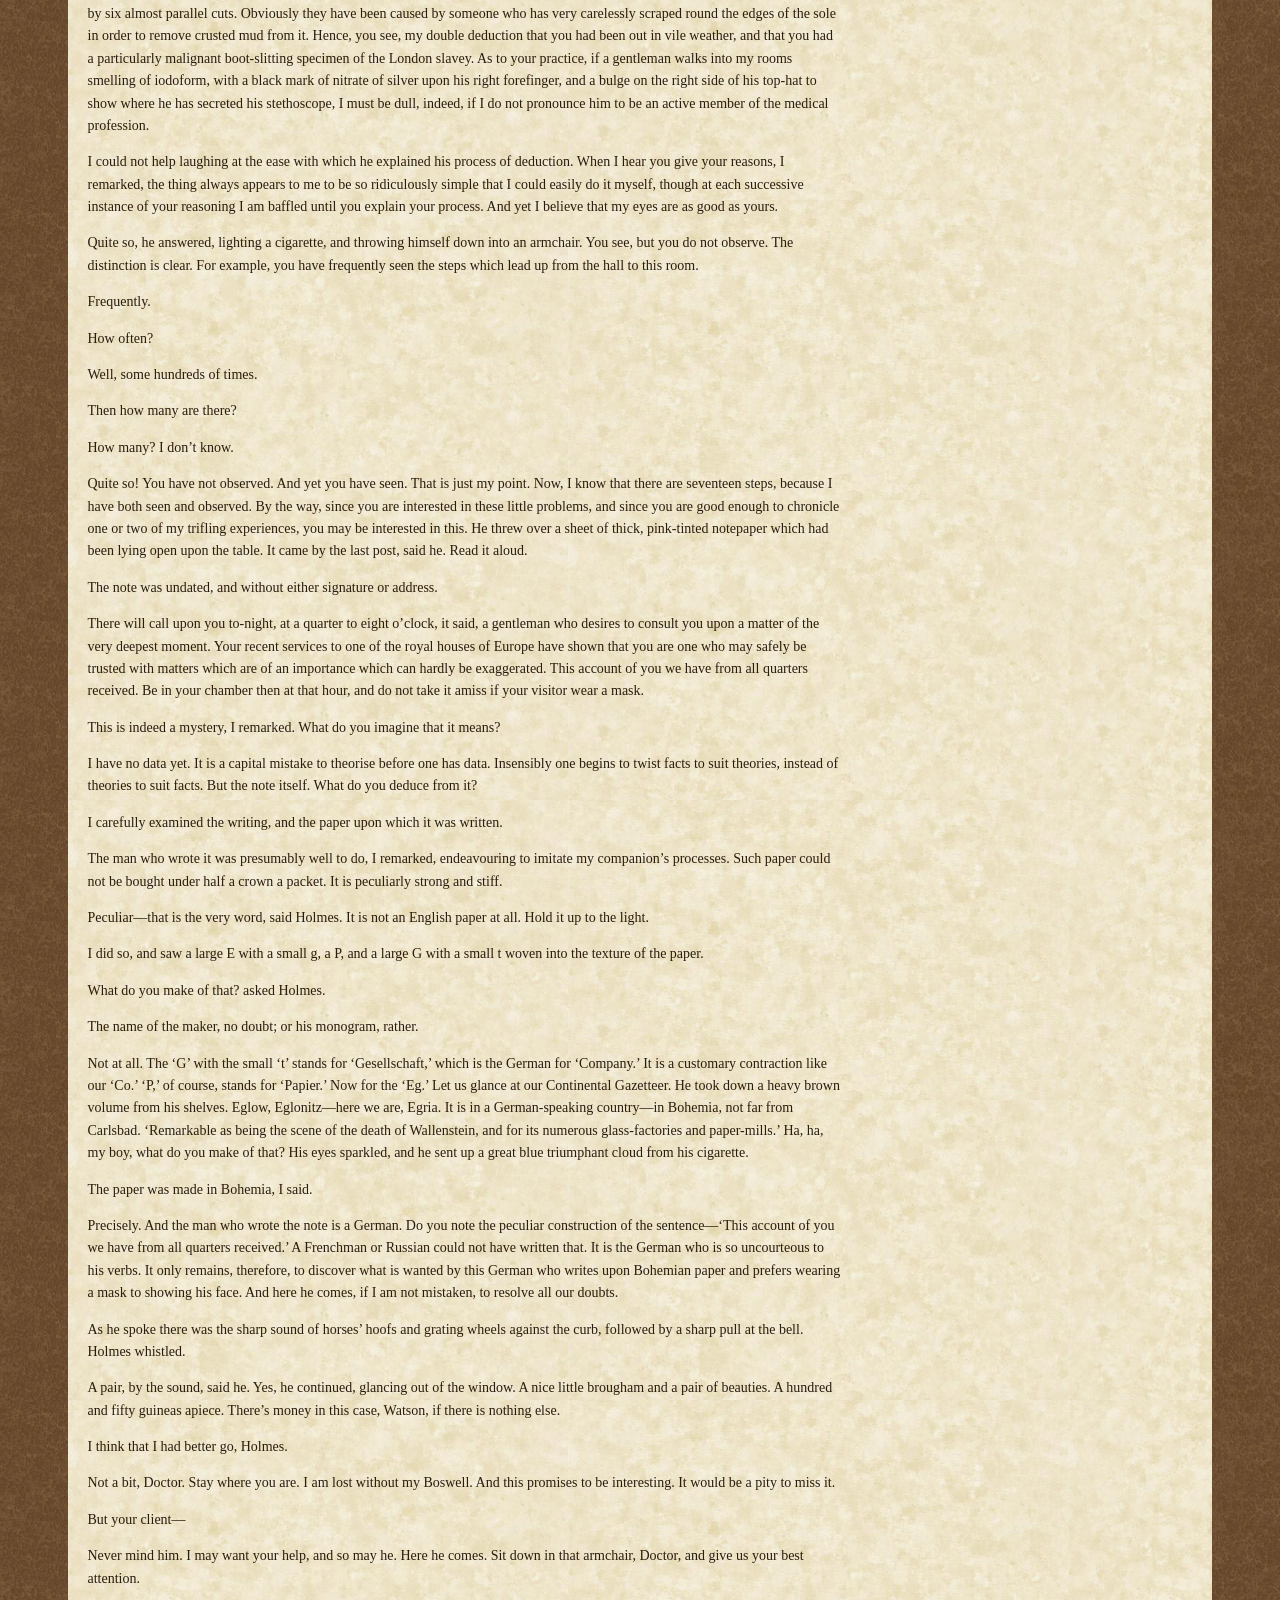
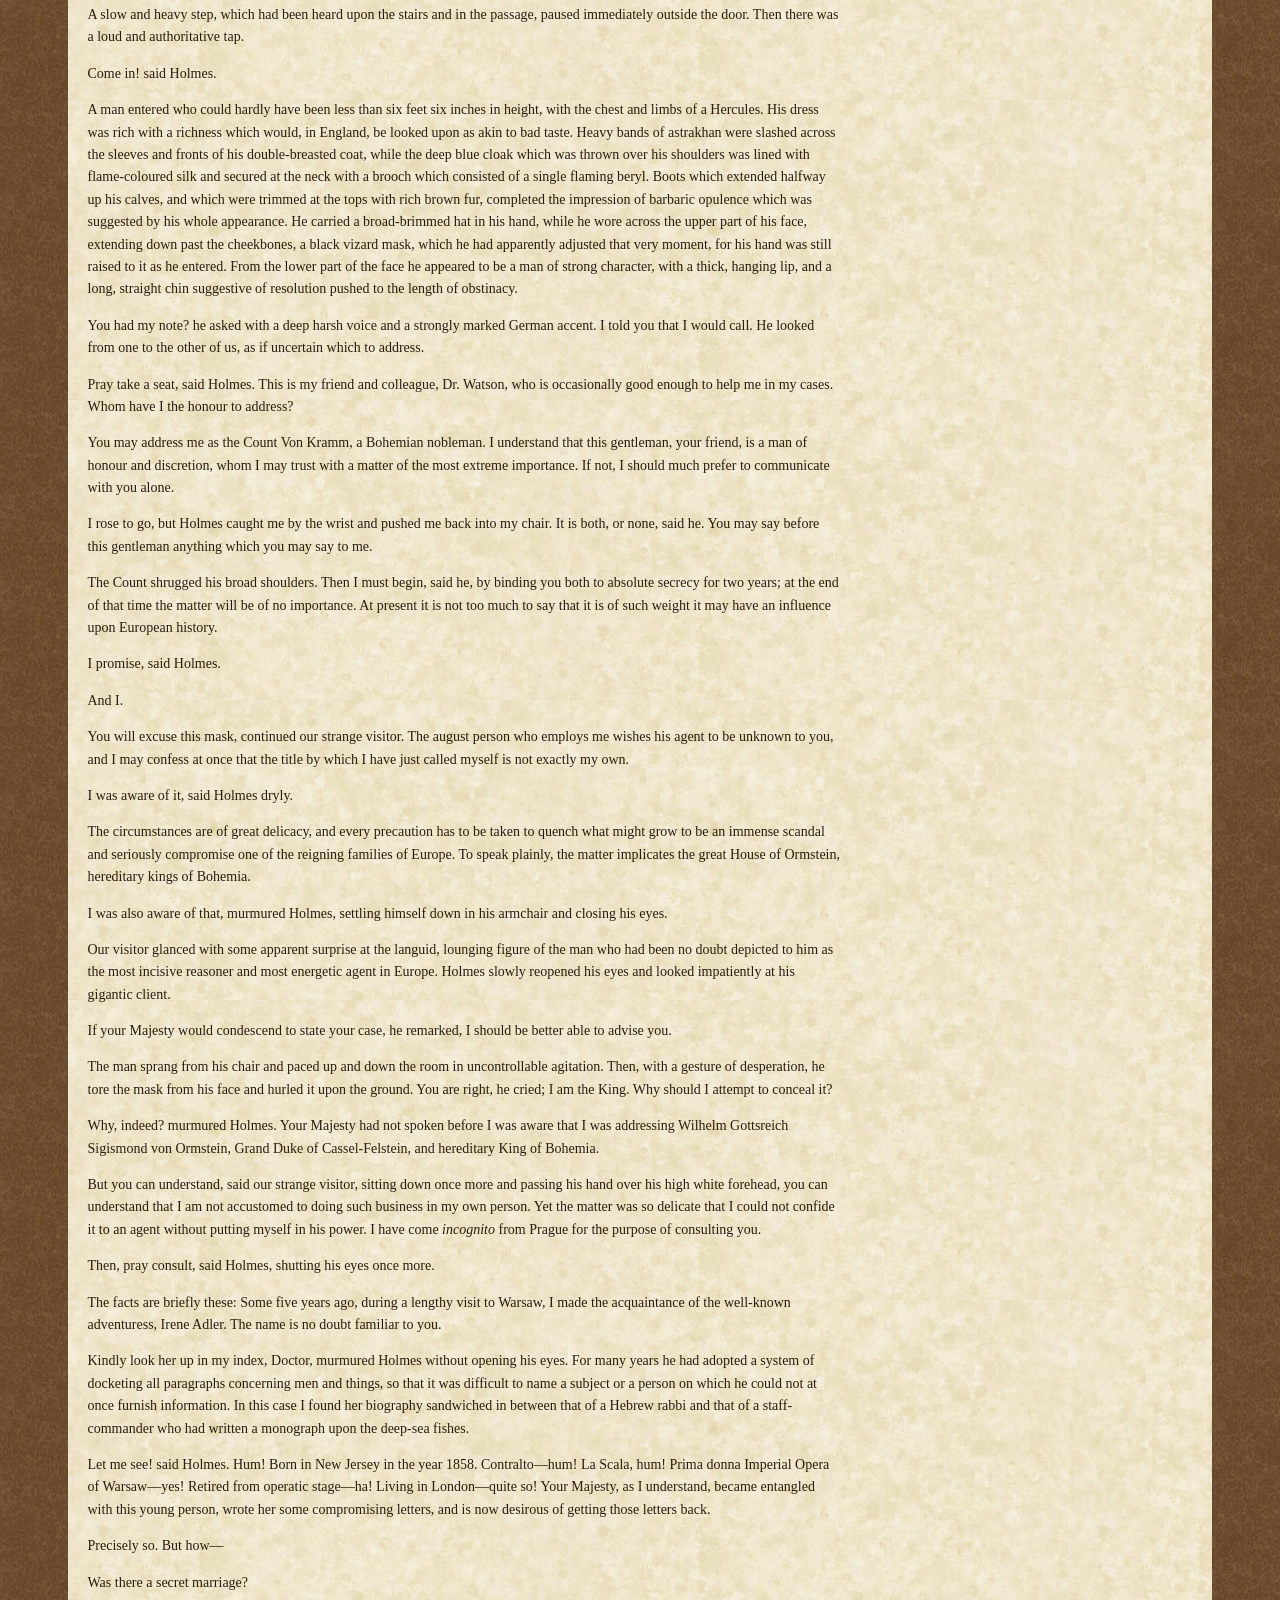
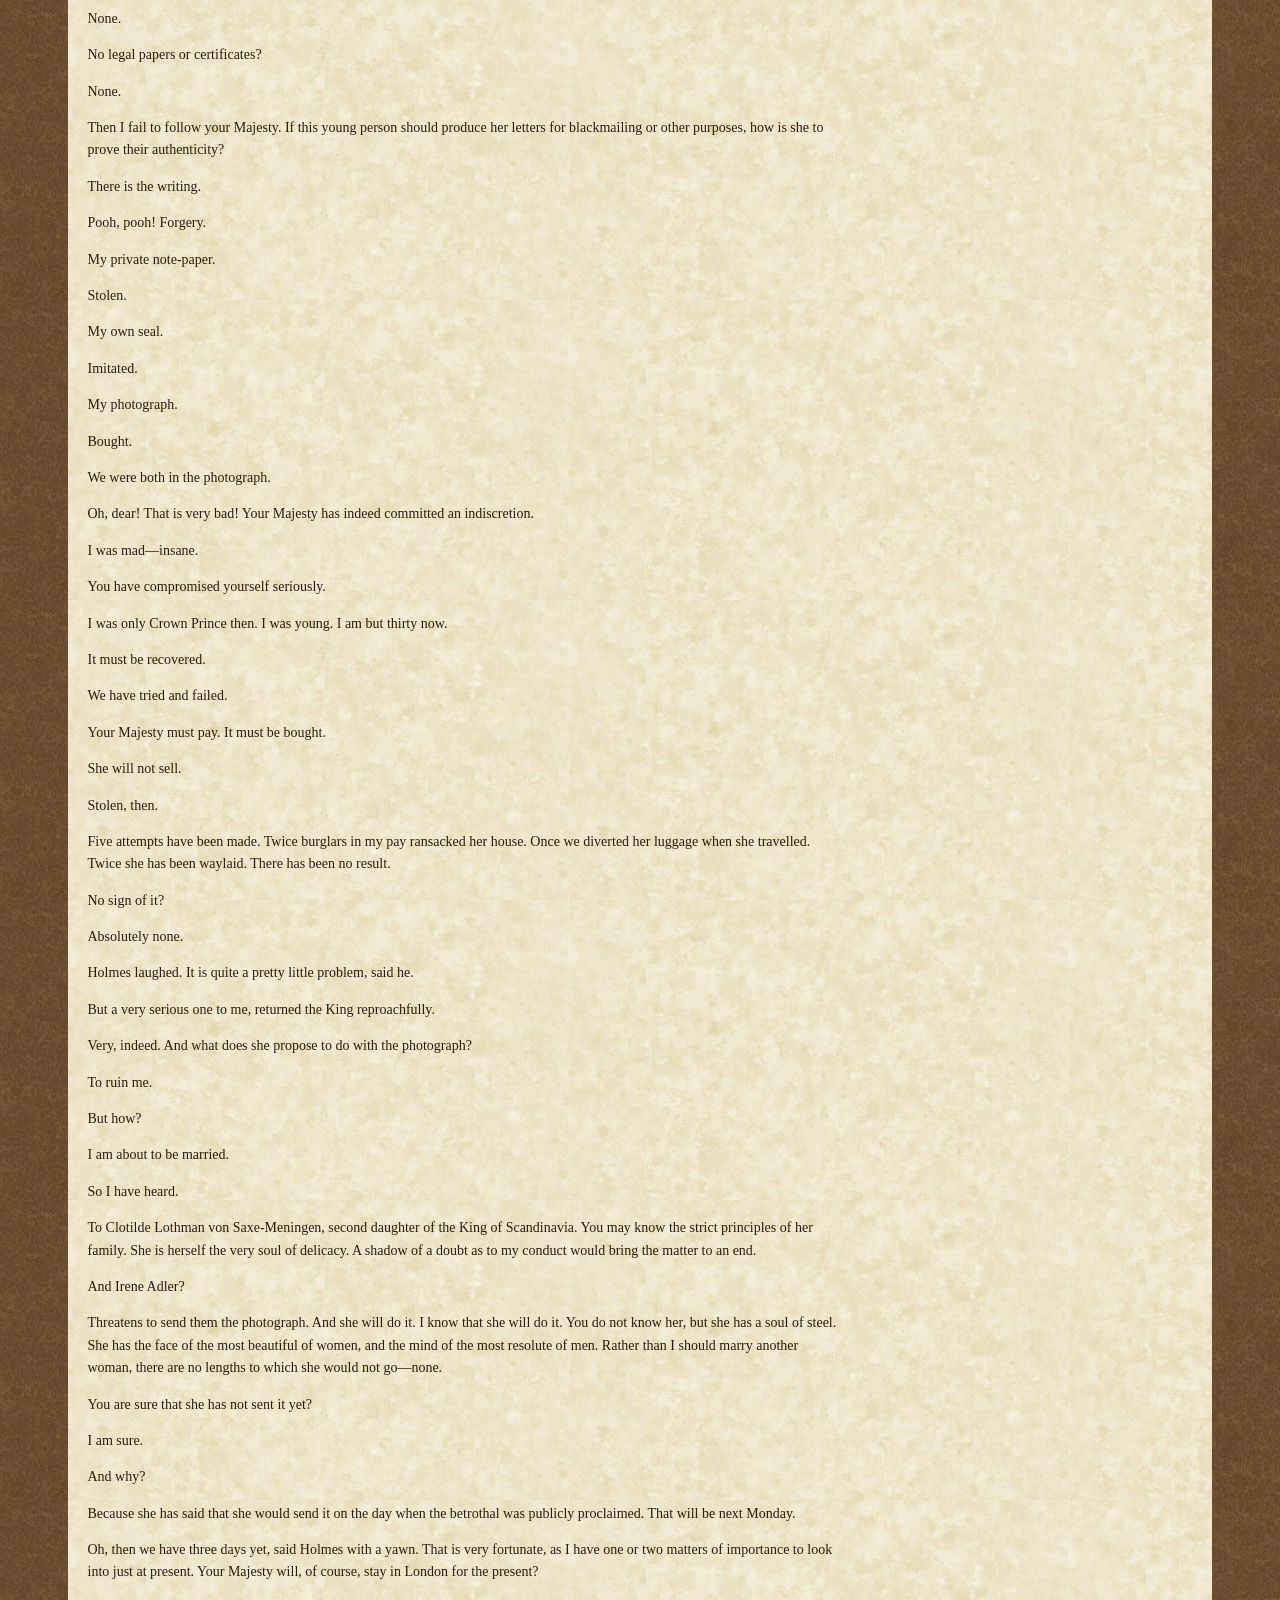
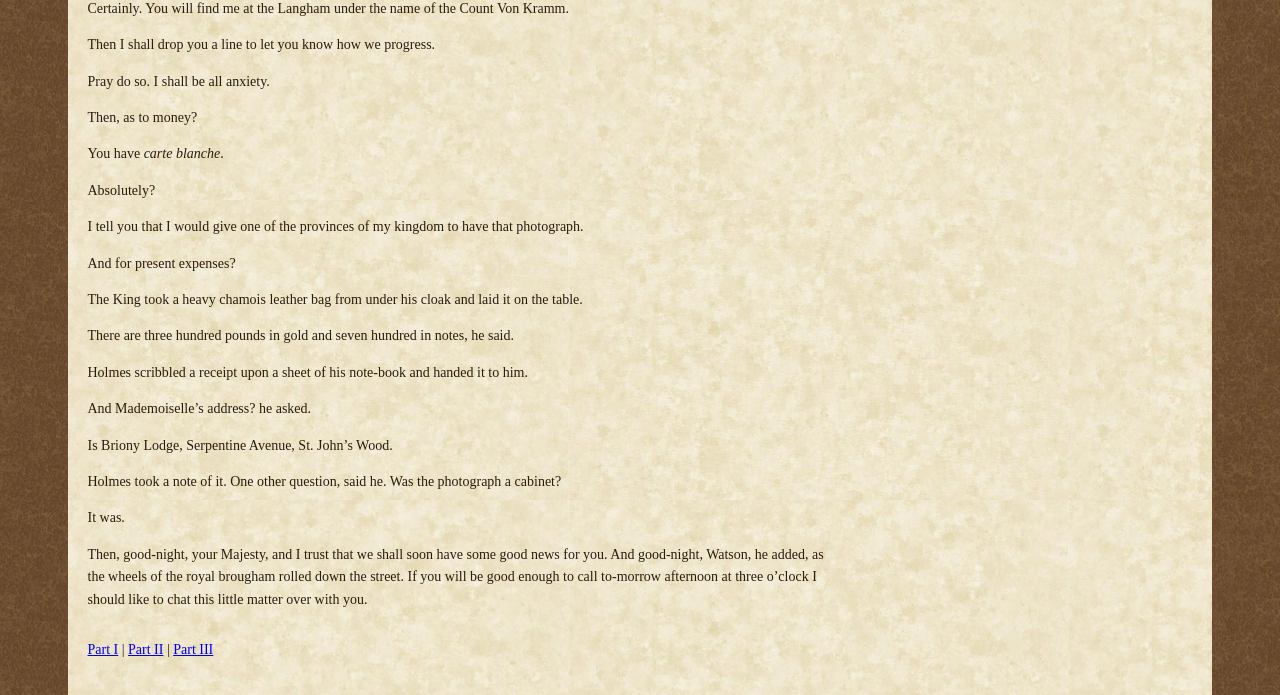
<file: lab2-3/index.html>
<!DOCTYPE html>
<html lang="en">
<head>
	<title>The Adventures of Sherlock Holmes by Arthur Conan Doyle</title>
	<meta charset="utf-8">
	<link rel="stylesheet" href="reset.css">
	<link rel="stylesheet" href="holmes.css">
</head>
<body>
<div id="container">
	<header>
		<h1>A Scandal in Bohemia</h1>
		<h2>by Sir Arthur Conan Doyle</H2>
	</header>
	
	<article>
		<h3>Part I.</h3>
		<p class="start">To Sherlock Holmes she
		is always <em>the</em> woman. I have seldom heard him mention her under any other
		name. In his eyes she eclipses and predominates the whole of her sex. It was
		not that he felt any emotion akin to love for Irene Adler. All emotions, and
		that one particularly, were abhorrent to his cold, precise but admirably
		balanced mind. He was, I take it, the most perfect reasoning and observing
		machine that the world has seen, but as a lover he would have placed himself in
		a false position. He never spoke of the softer passions, save with a gibe and a
		sneer. They were admirable things for the observer&mdash;excellent for drawing
		the veil from men&rsquo;s motives and actions. But for the trained reasoner to
		admit such intrusions into his own delicate and finely adjusted temperament was
		to introduce a distracting factor which might throw a doubt upon all his mental
		results. Grit in a sensitive instrument, or a crack in one of his own
		high-power lenses, would not be more disturbing than a strong emotion in a
		nature such as his. And yet there was but one woman to him, and that woman was
		the late Irene Adler, of dubious and questionable memory.
		</p>

		<p><img src="images/sherlock-holmes.jpg" alt="Sherlock in silhouette" id="silhouette">
		I had seen little of Holmes lately. My marriage had drifted us away from each
		other. My own complete happiness, and the home-centred interests which rise up
		around the man who first finds himself master of his own establishment, were
		sufficient to absorb all my attention, while Holmes, who loathed every form of
		society with his whole Bohemian soul, remained in our lodgings in Baker Street,
		buried among his old books, and alternating from week to week between cocaine
		and ambition, the drowsiness of the drug, and the fierce energy of his own keen
		nature. He was still, as ever, deeply attracted by the study of crime, and
		occupied his immense faculties and extraordinary powers of observation in
		following out those clues, and clearing up those mysteries which had been
		abandoned as hopeless by the official police. From time to time I heard some
		vague account of his doings: of his summons to Odessa in the case of the
		Trepoff murder, of his clearing up of the singular tragedy of the Atkinson
		brothers at Trincomalee, and finally of the mission which he had accomplished
		so delicately and successfully for the reigning family of Holland. Beyond these
		signs of his activity, however, which I merely shared with all the readers of
		the daily press, I knew little of my former friend and companion.</p>

		<p>One night&mdash;it was on the twentieth of March, 1888&mdash;I was returning
		from a journey to a patient (for I had now returned to civil practice), when my
		way led me through Baker Street. As I passed the well-remembered door, which
		must always be associated in my mind with my wooing, and with the dark
		incidents of the Study in Scarlet, I was seized with a keen desire to see
		Holmes again, and to know how he was employing his extraordinary powers. His
		rooms were brilliantly lit, and, even as I looked up, I saw his tall, spare
		figure pass twice in a dark silhouette against the blind. He was pacing the
		room swiftly, eagerly, with his head sunk upon his chest and his hands clasped
		behind him. To me, who knew his every mood and habit, his attitude and manner
		told their own story. He was at work again. He had risen out of his
		drug-created dreams and was hot upon the scent of some new problem. I rang the
		bell and was shown up to the chamber which had formerly been in part my own.</p>

		<p>His manner was not effusive. It seldom was; but he was glad, I think, to see
		me. With hardly a word spoken, but with a kindly eye, he waved me to an
		armchair, threw across his case of cigars, and indicated a spirit case and a
		gasogene in the corner. Then he stood before the fire and looked me over in his
		singular introspective fashion.</p>

		<p><q>Wedlock suits you,</q> he remarked. <q>I think, Watson, that you
		have put on seven and a half pounds since I saw you.</q></p>

		<p><q>Seven!</q> I answered.</p>

		<p><q>Indeed, I should have thought a little more. Just a trifle more, I
		fancy, Watson. And in practice again, I observe. You did not tell me that you
		intended to go into harness.</q></p>

		<p><q>Then, how do you know?</q></p>

		<p><q>I see it, I deduce it. How do I know that you have been getting yourself
		very wet lately, and that you have a most clumsy and careless servant
		girl?</q></p>

		<p><q>My dear Holmes,</q> said I, <q>this is too much. You would
		certainly have been burned, had you lived a few centuries ago. It is true that
		I had a country walk on Thursday and came home in a dreadful mess, but as I
		have changed my clothes I can&rsquo;t imagine how you deduce it. As to Mary
		Jane, she is incorrigible, and my wife has given her notice, but there, again,
		I fail to see how you work it out.</q></p>

		<p>He chuckled to himself and rubbed his long, nervous hands together.</p>

		<p><q>It is simplicity itself,</q> said he; <q>my eyes tell me that on
		the inside of your left shoe, just where the firelight strikes it, the leather
		is scored by six almost parallel cuts. Obviously they have been caused by
		someone who has very carelessly scraped round the edges of the sole in order to
		remove crusted mud from it. Hence, you see, my double deduction that you had
		been out in vile weather, and that you had a particularly malignant
		boot-slitting specimen of the London slavey. As to your practice, if a
		gentleman walks into my rooms smelling of iodoform, with a black mark of
		nitrate of silver upon his right forefinger, and a bulge on the right side of
		his top-hat to show where he has secreted his stethoscope, I must be dull,
		indeed, if I do not pronounce him to be an active member of the medical
		profession.</q></p>

		<p>I could not help laughing at the ease with which he explained his process of
		deduction. <q>When I hear you give your reasons,</q> I remarked,
		<q>the thing always appears to me to be so ridiculously simple that I could
		easily do it myself, though at each successive instance of your reasoning I am
		baffled until you explain your process. And yet I believe that my eyes are as
		good as yours.</q></p>

		<p><q>Quite so,</q> he answered, lighting a cigarette, and throwing himself
		down into an armchair. <q>You see, but you do not observe. The distinction
		is clear. For example, you have frequently seen the steps which lead up from
		the hall to this room.</q></p>

		<p><q>Frequently.</q></p>

		<p><q>How often?</q></p>

		<p><q>Well, some hundreds of times.</q></p>

		<p><q>Then how many are there?</q></p>

		<p><q>How many? I don&rsquo;t know.</q></p>

		<p><q>Quite so! You have not observed. And yet you have seen. That is just my
		point. Now, I know that there are seventeen steps, because I have both seen and
		observed. By the way, since you are interested in these little problems, and
		since you are good enough to chronicle one or two of my trifling experiences,
		you may be interested in this.</q> He threw over a sheet of thick,
		pink-tinted notepaper which had been lying open upon the table. <q>It came
		by the last post,</q> said he. <q>Read it aloud.</q></p>

		<p>The note was undated, and without either signature or address.</p>

		<p><q>There will call upon you to-night, at a quarter to eight
		o&rsquo;clock,</q> it said, <q>a gentleman who desires to consult you
		upon a matter of the very deepest moment. Your recent services to one of the
		royal houses of Europe have shown that you are one who may safely be trusted
		with matters which are of an importance which can hardly be exaggerated. This
		account of you we have from all quarters received. Be in your chamber then at
		that hour, and do not take it amiss if your visitor wear a mask.</q></p>

		<p><q>This is indeed a mystery,</q> I remarked. <q>What do you imagine
		that it means?</q></p>

		<p><q>I have no data yet. It is a capital mistake to theorise before one has
		data. Insensibly one begins to twist facts to suit theories, instead of
		theories to suit facts. But the note itself. What do you deduce from it?</q></p>

		<p>I carefully examined the writing, and the paper upon which it was written.</p>

		<p><q>The man who wrote it was presumably well to do,</q> I remarked,
		endeavouring to imitate my companion&rsquo;s processes. <q>Such paper could
		not be bought under half a crown a packet. It is peculiarly strong and
		stiff.</q></p>

		<p><q>Peculiar&mdash;that is the very word,</q> said Holmes. <q>It is
		not an English paper at all. Hold it up to the light.</q></p>

		<p>I did so, and saw a large <q>E</q> with a small <q>g,</q> a
		<q>P,</q> and a large <q>G</q> with a small <q>t</q> woven
		into the texture of the paper.</p>

		<p><q>What do you make of that?</q> asked Holmes.</p>

		<p><q>The name of the maker, no doubt; or his monogram, rather.</q></p>

		<p><q>Not at all. The &lsquo;G&rsquo; with the small &lsquo;t&rsquo; stands
		for &lsquo;Gesellschaft,&rsquo; which is the German for &lsquo;Company.&rsquo;
		It is a customary contraction like our &lsquo;Co.&rsquo; &lsquo;P,&rsquo; of
		course, stands for &lsquo;Papier.&rsquo; Now for the &lsquo;Eg.&rsquo; Let us
		glance at our Continental Gazetteer.</q> He took down a heavy brown volume
		from his shelves. <q>Eglow, Eglonitz&mdash;here we are, Egria. It is in a
		German-speaking country&mdash;in Bohemia, not far from Carlsbad.
		&lsquo;Remarkable as being the scene of the death of Wallenstein, and for its
		numerous glass-factories and paper-mills.&rsquo; Ha, ha, my boy, what do you
		make of that?</q> His eyes sparkled, and he sent up a great blue triumphant
		cloud from his cigarette.</p>

		<p><q>The paper was made in Bohemia,</q> I said.</p>

		<p><q>Precisely. And the man who wrote the note is a German. Do you note the
		peculiar construction of the sentence&mdash;&lsquo;This account of you we have
		from all quarters received.&rsquo; A Frenchman or Russian could not have
		written that. It is the German who is so uncourteous to his verbs. It only
		remains, therefore, to discover what is wanted by this German who writes upon
		Bohemian paper and prefers wearing a mask to showing his face. And here he
		comes, if I am not mistaken, to resolve all our doubts.</q></p>

		<p>As he spoke there was the sharp sound of horses&rsquo; hoofs and grating wheels
		against the curb, followed by a sharp pull at the bell. Holmes whistled.</p>

		<p><q>A pair, by the sound,</q> said he. <q>Yes,</q> he continued,
		glancing out of the window. <q>A nice little brougham and a pair of
		beauties. A hundred and fifty guineas apiece. There&rsquo;s money in this case,
		Watson, if there is nothing else.</q></p>

		<p>
		<q>I think that I had better go, Holmes.</q>
		</p>

		<p><q>Not a bit, Doctor. Stay where you are. I am lost without my Boswell. And
		this promises to be interesting. It would be a pity to miss it.</q></p>

		<p><q>But your client&mdash;</q></p>

		<p><q>Never mind him. I may want your help, and so may he. Here he comes. Sit
		down in that armchair, Doctor, and give us your best attention.</q></p>

		<p>A slow and heavy step, which had been heard upon the stairs and in the passage,
		paused immediately outside the door. Then there was a loud and authoritative
		tap.</p>

		<p><q>Come in!</q> said Holmes.</p>

		<p>A man entered who could hardly have been less than six feet six inches in
		height, with the chest and limbs of a Hercules. His dress was rich with a
		richness which would, in England, be looked upon as akin to bad taste. Heavy
		bands of astrakhan were slashed across the sleeves and fronts of his
		double-breasted coat, while the deep blue cloak which was thrown over his
		shoulders was lined with flame-coloured silk and secured at the neck with a
		brooch which consisted of a single flaming beryl. Boots which extended halfway
		up his calves, and which were trimmed at the tops with rich brown fur,
		completed the impression of barbaric opulence which was suggested by his whole
		appearance. He carried a broad-brimmed hat in his hand, while he wore across
		the upper part of his face, extending down past the cheekbones, a black vizard
		mask, which he had apparently adjusted that very moment, for his hand was still
		raised to it as he entered. From the lower part of the face he appeared to be a
		man of strong character, with a thick, hanging lip, and a long, straight chin
		suggestive of resolution pushed to the length of obstinacy.
		</p>

		<p><q>You had my note?</q> he asked with a deep harsh voice and a strongly
		marked German accent. <q>I told you that I would call.</q> He looked
		from one to the other of us, as if uncertain which to address.</p>

		<p><q>Pray take a seat,</q> said Holmes. <q>This is my friend and
		colleague, Dr. Watson, who is occasionally good enough to help me in my cases.
		Whom have I the honour to address?</q></p>

		<p><q>You may address me as the Count Von Kramm, a Bohemian nobleman. I
		understand that this gentleman, your friend, is a man of honour and discretion,
		whom I may trust with a matter of the most extreme importance. If not, I should
		much prefer to communicate with you alone.</q></p>

		<p>I rose to go, but Holmes caught me by the wrist and pushed me back into my
		chair. <q>It is both, or none,</q> said he. <q>You may say before
		this gentleman anything which you may say to me.</q></p>

		<p>The Count shrugged his broad shoulders. <q>Then I must begin,</q> said
		he, <q>by binding you both to absolute secrecy for two years; at the end of
		that time the matter will be of no importance. At present it is not too much to
		say that it is of such weight it may have an influence upon European
		history.</q></p>

		<p><q>I promise,</q> said Holmes.</p>

		<p><q>And I.</q></p>

		<p><q>You will excuse this mask,</q> continued our strange visitor.
		<q>The august person who employs me wishes his agent to be unknown to you,
		and I may confess at once that the title by which I have just called myself is
		not exactly my own.</q></p>

		<p><q>I was aware of it,</q> said Holmes dryly.</p>

		<p><q>The circumstances are of great delicacy, and every precaution has to be
		taken to quench what might grow to be an immense scandal and seriously
		compromise one of the reigning families of Europe. To speak plainly, the matter
		implicates the great House of Ormstein, hereditary kings of Bohemia.</q></p>

		<p><q>I was also aware of that,</q> murmured Holmes, settling himself down
		in his armchair and closing his eyes.</p>

		<p>Our visitor glanced with some apparent surprise at the languid, lounging figure
		of the man who had been no doubt depicted to him as the most incisive reasoner
		and most energetic agent in Europe. Holmes slowly reopened his eyes and looked
		impatiently at his gigantic client.</p>

		<p><q>If your Majesty would condescend to state your case,</q> he remarked,
		<q>I should be better able to advise you.</q></p>

		<p>The man sprang from his chair and paced up and down the room in uncontrollable
		agitation. Then, with a gesture of desperation, he tore the mask from his face
		and hurled it upon the ground. <q>You are right,</q> he cried; <q>I
		am the King. Why should I attempt to conceal it?</q></p>

		<p>
		<q>Why, indeed?</q> murmured Holmes. <q>Your Majesty had not spoken
		before I was aware that I was addressing Wilhelm Gottsreich Sigismond von
		Ormstein, Grand Duke of Cassel-Felstein, and hereditary King of Bohemia.</q>
		</p>

		<p><q>But you can understand,</q> said our strange visitor, sitting down
		once more and passing his hand over his high white forehead, <q>you can
		understand that I am not accustomed to doing such business in my own person.
		Yet the matter was so delicate that I could not confide it to an agent without
		putting myself in his power. I have come <em>incognito</em> from Prague for the
		purpose of consulting you.</q></p>

		<p><q>Then, pray consult,</q> said Holmes, shutting his eyes once more.</p>

		<p><q>The facts are briefly these: Some five years ago, during a lengthy visit
		to Warsaw, I made the acquaintance of the well-known adventuress, Irene Adler.
		The name is no doubt familiar to you.</q></p>

		<p><q>Kindly look her up in my index, Doctor,</q> murmured Holmes without
		opening his eyes. For many years he had adopted a system of docketing all
		paragraphs concerning men and things, so that it was difficult to name a
		subject or a person on which he could not at once furnish information. In this
		case I found her biography sandwiched in between that of a Hebrew rabbi and
		that of a staff-commander who had written a monograph upon the deep-sea fishes.</p>

		<p><q>Let me see!</q> said Holmes. <q>Hum! Born in New Jersey in the
		year 1858. Contralto&mdash;hum! La Scala, hum! Prima donna Imperial Opera of
		Warsaw&mdash;yes! Retired from operatic stage&mdash;ha! Living in
		London&mdash;quite so! Your Majesty, as I understand, became entangled with
		this young person, wrote her some compromising letters, and is now desirous of
		getting those letters back.</q></p>

		<p><q>Precisely so. But how&mdash;</q></p>

		<p><q>Was there a secret marriage?</q></p>

		<p><q>None.</q></p>

		<p><q>No legal papers or certificates?</q></p>

		<p><q>None.</q></p>

		<p><q>Then I fail to follow your Majesty. If this young person should produce
		her letters for blackmailing or other purposes, how is she to prove their
		authenticity?</q></p>

		<p><q>There is the writing.</q></p>

		<p><q>Pooh, pooh! Forgery.</q></p>

		<p><q>My private note-paper.</q></p>

		<p><q>Stolen.</q></p>

		<p><q>My own seal.</q></p>

		<p><q>Imitated.</q></p>

		<p><q>My photograph.</q></p>

		<p><q>Bought.</q></p>

		<p><q>We were both in the photograph.</q></p>

		<p><q>Oh, dear! That is very bad! Your Majesty has indeed committed an
		indiscretion.</q></p>

		<p><q>I was mad&mdash;insane.</q></p>

		<p><q>You have compromised yourself seriously.</q></p>

		<p><q>I was only Crown Prince then. I was young. I am but thirty now.</q></p>

		<p><q>It must be recovered.</q></p>

		<p><q>We have tried and failed.</q></p>

		<p><q>Your Majesty must pay. It must be bought.</q></p>

		<p><q>She will not sell.</q></p>

		<p><q>Stolen, then.</q></p>

		<p><q>Five attempts have been made. Twice burglars in my pay ransacked her
		house. Once we diverted her luggage when she travelled. Twice she has been
		waylaid. There has been no result.</q></p>

		<p><q>No sign of it?</q></p>

		<p><q>Absolutely none.</q></p>

		<p>Holmes laughed. <q>It is quite a pretty little problem,</q> said he.</p>

		<p><q>But a very serious one to me,</q> returned the King reproachfully.</p>

		<p><q>Very, indeed. And what does she propose to do with the
		photograph?</q></p>

		<p><q>To ruin me.</q></p>

		<p><q>But how?</q></p>

		<p><q>I am about to be married.</q></p>

		<p><q>So I have heard.</q></p>

		<p><q>To Clotilde Lothman von Saxe-Meningen, second daughter of the King of
		Scandinavia. You may know the strict principles of her family. She is herself
		the very soul of delicacy. A shadow of a doubt as to my conduct would bring the
		matter to an end.</q></p>

		<p><q>And Irene Adler?</q></p>

		<p><q>Threatens to send them the photograph. And she will do it. I know that
		she will do it. You do not know her, but she has a soul of steel. She has the
		face of the most beautiful of women, and the mind of the most resolute of men.
		Rather than I should marry another woman, there are no lengths to which she
		would not go&mdash;none.</q></p>

		<p><q>You are sure that she has not sent it yet?</q></p>

		<p><q>I am sure.</q></p>

		<p><q>And why?</q></p>

		<p><q>Because she has said that she would send it on the day when the
		betrothal was publicly proclaimed. That will be next Monday.</q></p>

		<p><q>Oh, then we have three days yet,</q> said Holmes with a yawn.
		<q>That is very fortunate, as I have one or two matters of importance to
		look into just at present. Your Majesty will, of course, stay in London for the
		present?</q></p>

		<p><q>Certainly. You will find me at the Langham under the name of the Count
		Von Kramm.</q></p>

		<p><q>Then I shall drop you a line to let you know how we progress.</q></p>

		<p><q>Pray do so. I shall be all anxiety.</q></p>

		<p><q>Then, as to money?</q></p>

		<p><q>You have <em>carte blanche</em>.</q></p>

		<p><q>Absolutely?</q></p>

		<p><q>I tell you that I would give one of the provinces of my kingdom to have
		that photograph.</q></p>

		<p><q>And for present expenses?</q></p>

		<p>The King took a heavy chamois leather bag from under his cloak and laid it on
		the table.</p>

		<p><q>There are three hundred pounds in gold and seven hundred in
		notes,</q> he said.</p>

		<p>Holmes scribbled a receipt upon a sheet of his note-book and handed it to him.</p>

		<p><q>And Mademoiselle&rsquo;s address?</q> he asked.</p>

		<p><q>Is Briony Lodge, Serpentine Avenue, St. John&rsquo;s Wood.</q></p>

		<p>Holmes took a note of it. <q>One other question,</q> said he. <q>Was
		the photograph a cabinet?</q></p>

		<p><q>It was.</q></p>

		<p><q>Then, good-night, your Majesty, and I trust that we shall soon have some
		good news for you. And good-night, Watson,</q> he added, as the wheels of
		the royal brougham rolled down the street. <q>If you will be good enough to
		call to-morrow afternoon at three o&rsquo;clock I should like to chat this
		little matter over with you.</q></p>
	</article>
	
	<nav>
		<h3>Contents</h3>
		<ul>
			<li><a href="index.html">Part I</a></li>
			<li><a href="scandal-in-bohemia-part2.html">Part II</a></li>
			<li><a href="scandal-in-bohemia-part3.html">Part III</a></li>
		</ul>
	</nav>
	
	<footer>
		<!--Here I am creating a secondary or small-text navigation so users don't have to scroll up to the top! -->
		<p><a href="index.html">Part I</a> | <a href="scandal-in-bohemia-part2.html">Part II</a> | <a href="scandal-in-bohemia-part3.html">Part III</a></p>
	</footer>
	
</div><!-- end container div -->
</body>
</html>
</file>
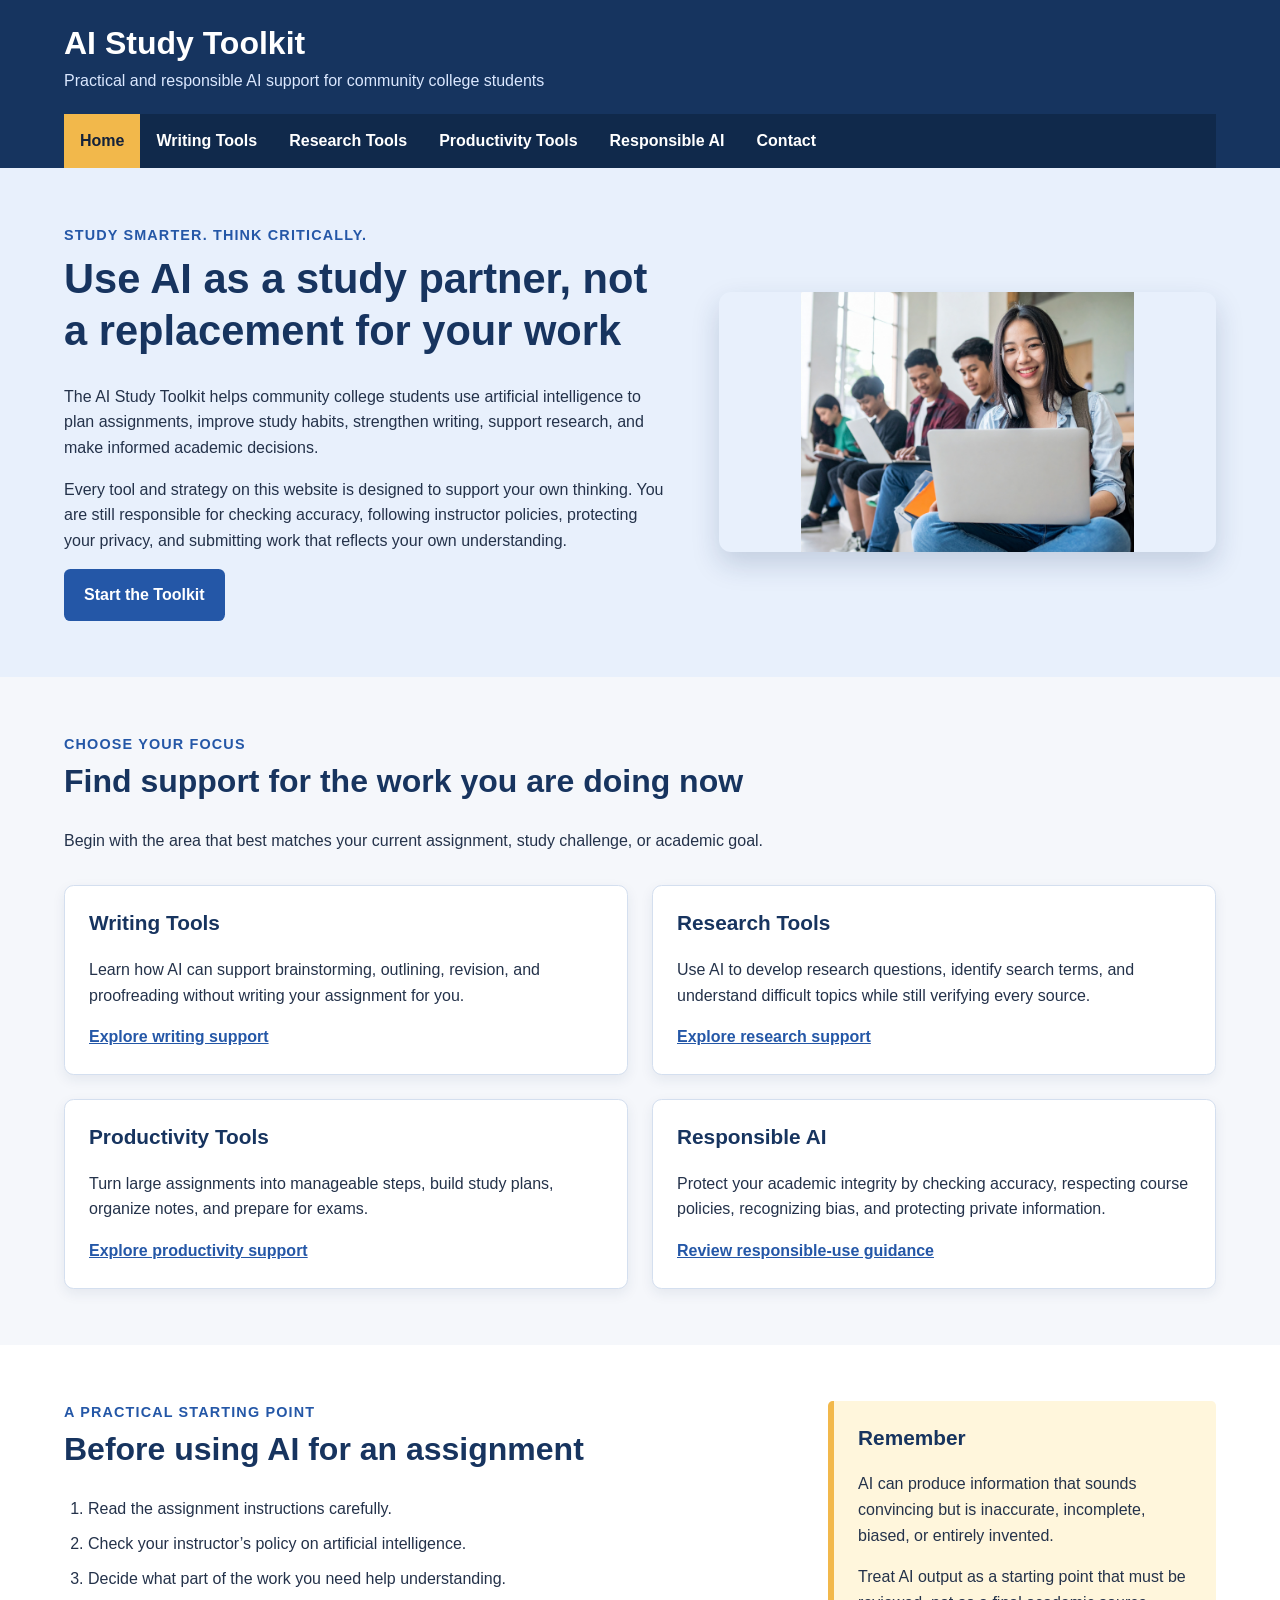
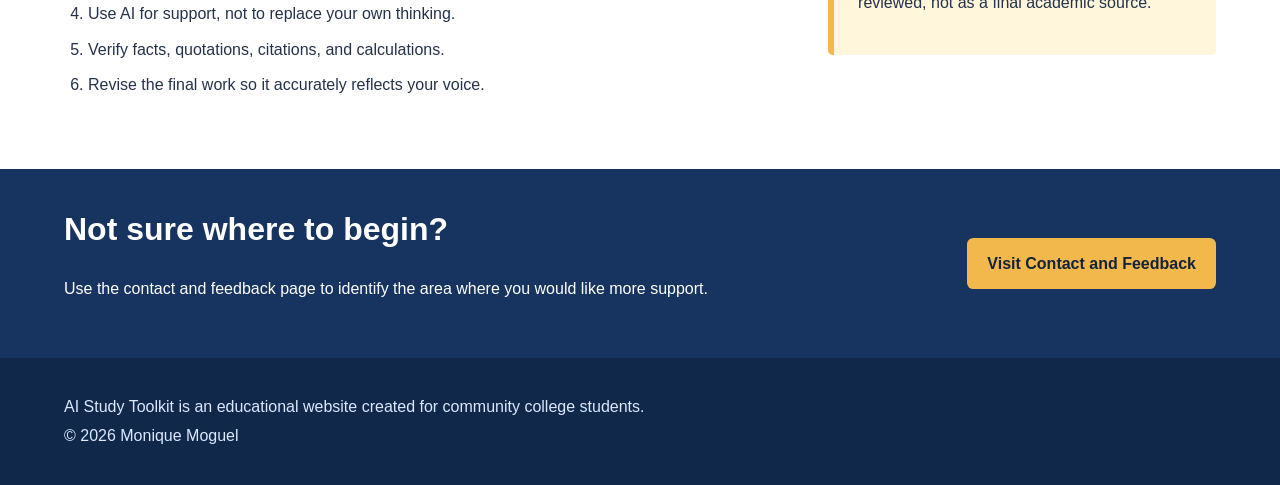
<file: moguel_m_termproject/index.html>
<!DOCTYPE html>
<html lang="en">

<head>
  <meta charset="UTF-8">
  <meta name="viewport" content="width=device-width, initial-scale=1.0">

  <meta
    name="description"
    content="AI Study Toolkit helps community college students use artificial intelligence responsibly for writing, research, productivity, and academic success."
  >

  <title>AI Study Toolkit | Home</title>

  <link rel="stylesheet" href="style.css">
</head>

<body>

  <header class="site-header">
    <div class="site-wrapper">
      <a class="site-title" href="index.html">AI Study Toolkit</a>

      <p class="site-tagline">
        Practical and responsible AI support for community college students
      </p>

      <nav class="main-navigation" aria-label="Main navigation">
        <ul>
          <li><a class="current-page" href="index.html">Home</a></li>
          <li><a href="writing-tools.html">Writing Tools</a></li>
          <li><a href="research-tools.html">Research Tools</a></li>
          <li><a href="productivity-tools.html">Productivity Tools</a></li>
          <li><a href="responsible-ai.html">Responsible AI</a></li>
          <li><a href="contact.html">Contact</a></li>
        </ul>
      </nav>
    </div>
  </header>

  <main>

    <section class="hero-section">
      <div class="site-wrapper hero-layout">

        <div class="hero-content">
          <p class="eyebrow">Study smarter. Think critically.</p>

          <h1>Use AI as a study partner, not a replacement for your work</h1>

          <p>
            The AI Study Toolkit helps community college students use artificial
            intelligence to plan assignments, improve study habits, strengthen
            writing, support research, and make informed academic decisions.
          </p>

          <p>
            Every tool and strategy on this website is designed to support your
            own thinking. You are still responsible for checking accuracy,
            following instructor policies, protecting your privacy, and
            submitting work that reflects your own understanding.
          </p>

          <button type="button" class="primary-button" onclick="welcomeStudent()">
            Start the Toolkit
          </button>
        </div>

        <div class="hero-image-container">
          <img
            src="images/ai-study-home.png"
            alt="Community college students studying together with laptops"
          >
        </div>

      </div>
    </section>

    <section class="content-section">
      <div class="site-wrapper">

        <div class="section-heading">
          <p class="eyebrow">Choose your focus</p>
          <h2>Find support for the work you are doing now</h2>

          <p>
            Begin with the area that best matches your current assignment,
            study challenge, or academic goal.
          </p>
        </div>

        <div class="card-grid">

          <article class="topic-card">
            <h3>Writing Tools</h3>

            <p>
              Learn how AI can support brainstorming, outlining, revision, and
              proofreading without writing your assignment for you.
            </p>

            <a class="text-link" href="writing-tools.html">
              Explore writing support
            </a>
          </article>

          <article class="topic-card">
            <h3>Research Tools</h3>

            <p>
              Use AI to develop research questions, identify search terms, and
              understand difficult topics while still verifying every source.
            </p>

            <a class="text-link" href="research-tools.html">
              Explore research support
            </a>
          </article>

          <article class="topic-card">
            <h3>Productivity Tools</h3>

            <p>
              Turn large assignments into manageable steps, build study plans,
              organize notes, and prepare for exams.
            </p>

            <a class="text-link" href="productivity-tools.html">
              Explore productivity support
            </a>
          </article>

          <article class="topic-card">
            <h3>Responsible AI</h3>

            <p>
              Protect your academic integrity by checking accuracy, respecting
              course policies, recognizing bias, and protecting private
              information.
            </p>

            <a class="text-link" href="responsible-ai.html">
              Review responsible-use guidance
            </a>
          </article>

        </div>
      </div>
    </section>

    <section class="content-section alternate-section">
      <div class="site-wrapper two-column-layout">

        <div>
          <p class="eyebrow">A practical starting point</p>
          <h2>Before using AI for an assignment</h2>

          <ol class="step-list">
            <li>Read the assignment instructions carefully.</li>
            <li>Check your instructor’s policy on artificial intelligence.</li>
            <li>Decide what part of the work you need help understanding.</li>
            <li>Use AI for support, not to replace your own thinking.</li>
            <li>Verify facts, quotations, citations, and calculations.</li>
            <li>Revise the final work so it accurately reflects your voice.</li>
          </ol>
        </div>

        <aside class="tip-box">
          <h3>Remember</h3>

          <p>
            AI can produce information that sounds convincing but is inaccurate,
            incomplete, biased, or entirely invented.
          </p>

          <p>
            Treat AI output as a starting point that must be reviewed, not as a
            final academic source.
          </p>
        </aside>

      </div>
    </section>

    <section class="callout-section">
      <div class="site-wrapper callout-layout">

        <div>
          <h2>Not sure where to begin?</h2>

          <p>
            Use the contact and feedback page to identify the area where you
            would like more support.
          </p>
        </div>

        <a class="secondary-button" href="contact.html">
          Visit Contact and Feedback
        </a>

      </div>
    </section>

  </main>

  <footer class="site-footer">
    <div class="site-wrapper">

      <p>
        AI Study Toolkit is an educational website created for community
        college students.
      </p>

      <p>
        &copy; 2026 Monique Moguel
      </p>

    </div>
  </footer>

  <script src="script.js"></script>
</body>

</html>
</file>
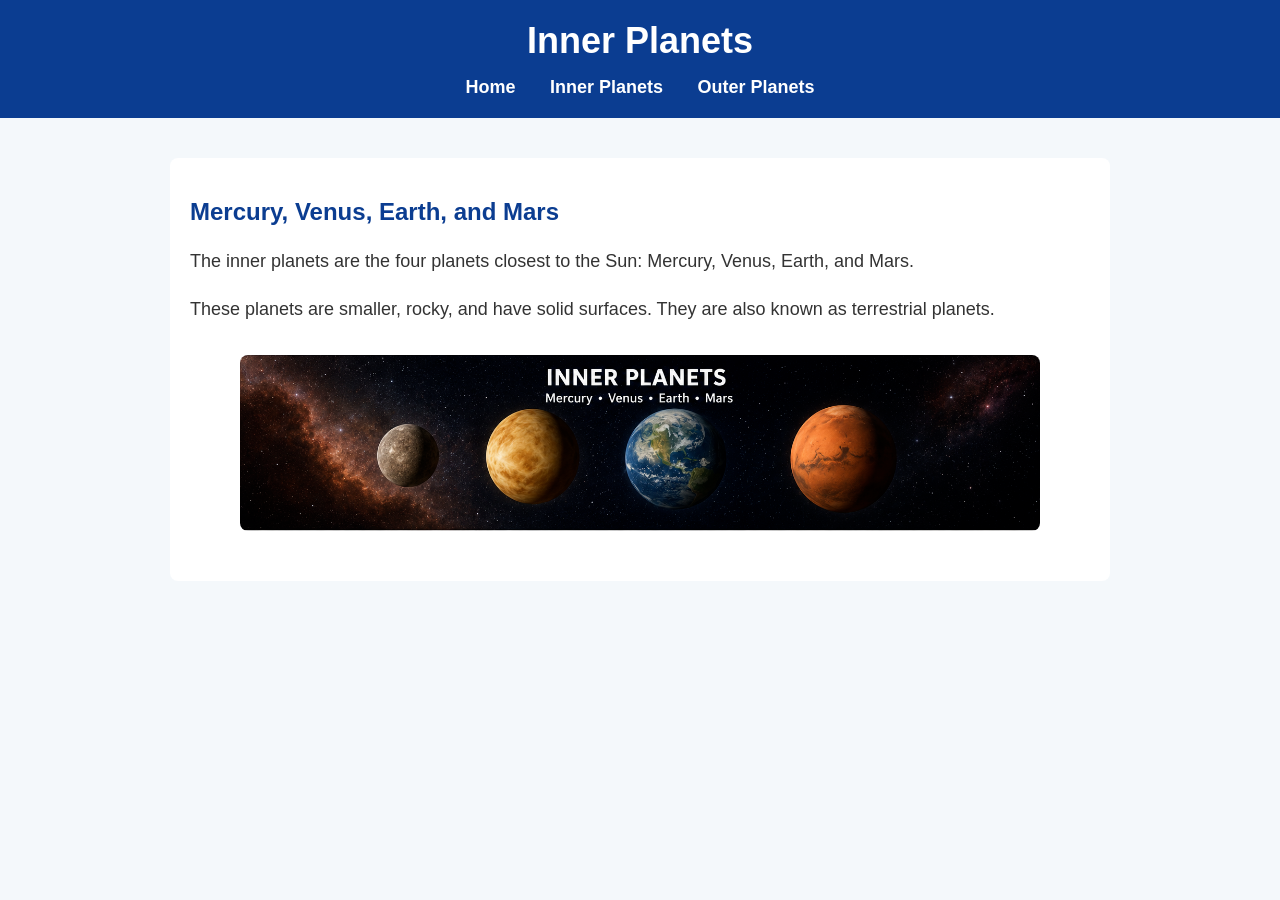
<file: lab1-1/inner-planets.html>
<!DOCTYPE html>
<html lang="en">
<head>
  <meta charset="UTF-8">
  <meta name="viewport" content="width=device-width, initial-scale=1.0">
  <title>Inner Planets</title>
  <link rel="stylesheet" href="css/styles.css">
</head>
<body>

<header>
  <h1>Inner Planets</h1>
  <nav>
    <a href="index.html">Home</a>
    <a href="inner-planets.html">Inner Planets</a>
    <a href="outer-planets.html">Outer Planets</a>
  </nav>
</header>

<main>
  <h2>Mercury, Venus, Earth, and Mars</h2>

  <p>
    The inner planets are the four planets closest to the Sun:
    Mercury, Venus, Earth, and Mars.
  </p>

  <p>
    These planets are smaller, rocky, and have solid surfaces.
    They are also known as terrestrial planets.
  </p>

  <img src="images/inner-planets.png" alt="Inner Planets" width="800">
</main>

</body>
</html>
</file>
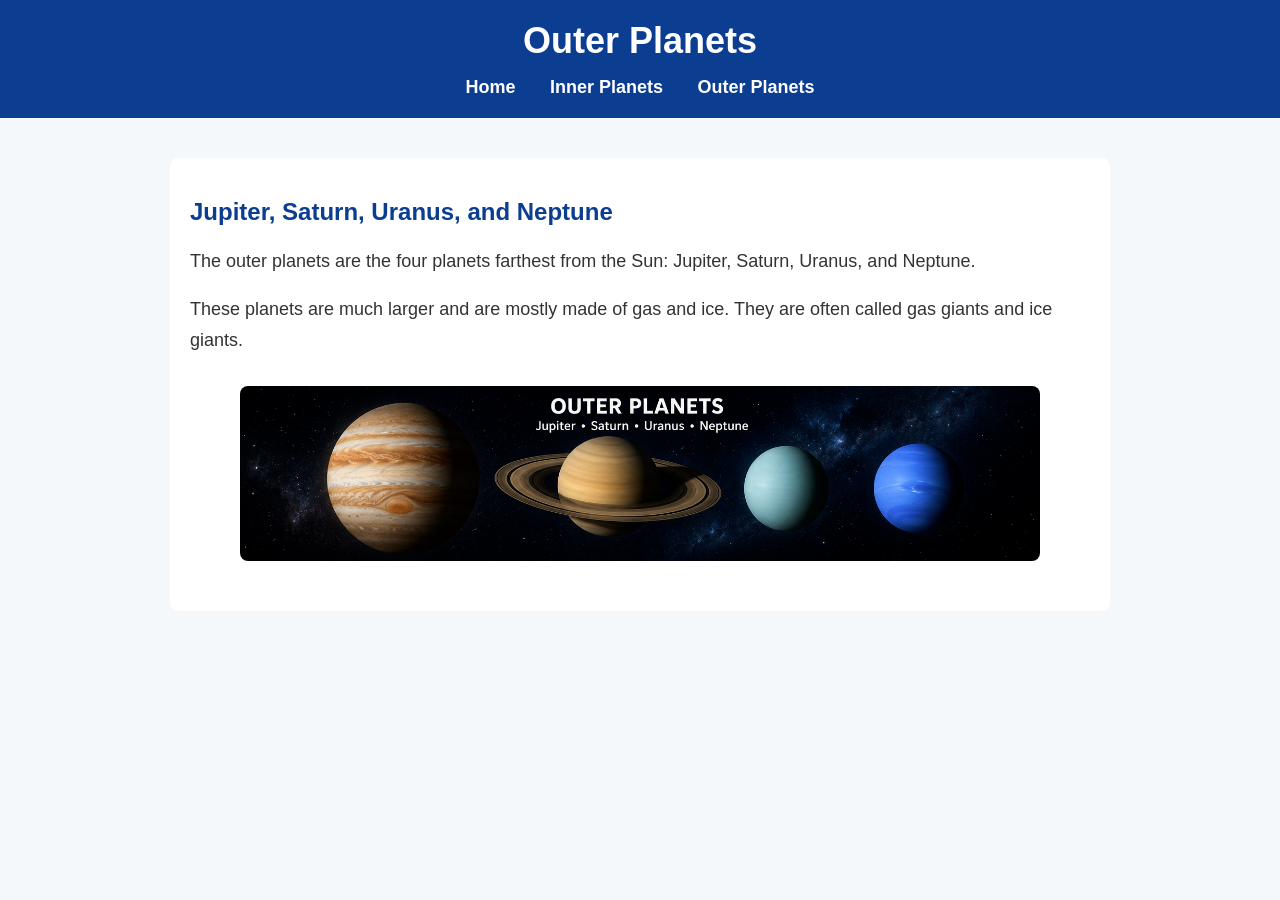
<file: lab1-1/outer-planets.html>
<!DOCTYPE html>
<html lang="en">
<head>
  <meta charset="UTF-8">
  <meta name="viewport" content="width=device-width, initial-scale=1.0">
  <title>Outer Planets</title>
  <link rel="stylesheet" href="css/styles.css">
</head>
<body>

<header>
  <h1>Outer Planets</h1>
  <nav>
    <a href="index.html">Home</a>
    <a href="inner-planets.html">Inner Planets</a>
    <a href="outer-planets.html">Outer Planets</a>
  </nav>
</header>

<main>
  <h2>Jupiter, Saturn, Uranus, and Neptune</h2>

  <p>
    The outer planets are the four planets farthest from the Sun:
    Jupiter, Saturn, Uranus, and Neptune.
  </p>

  <p>
    These planets are much larger and are mostly made of gas and ice.
    They are often called gas giants and ice giants.
  </p>

  <img src="images/outer-planets.png" alt="Outer Planets" width="800">
</main>

</body>
</html>
</file>
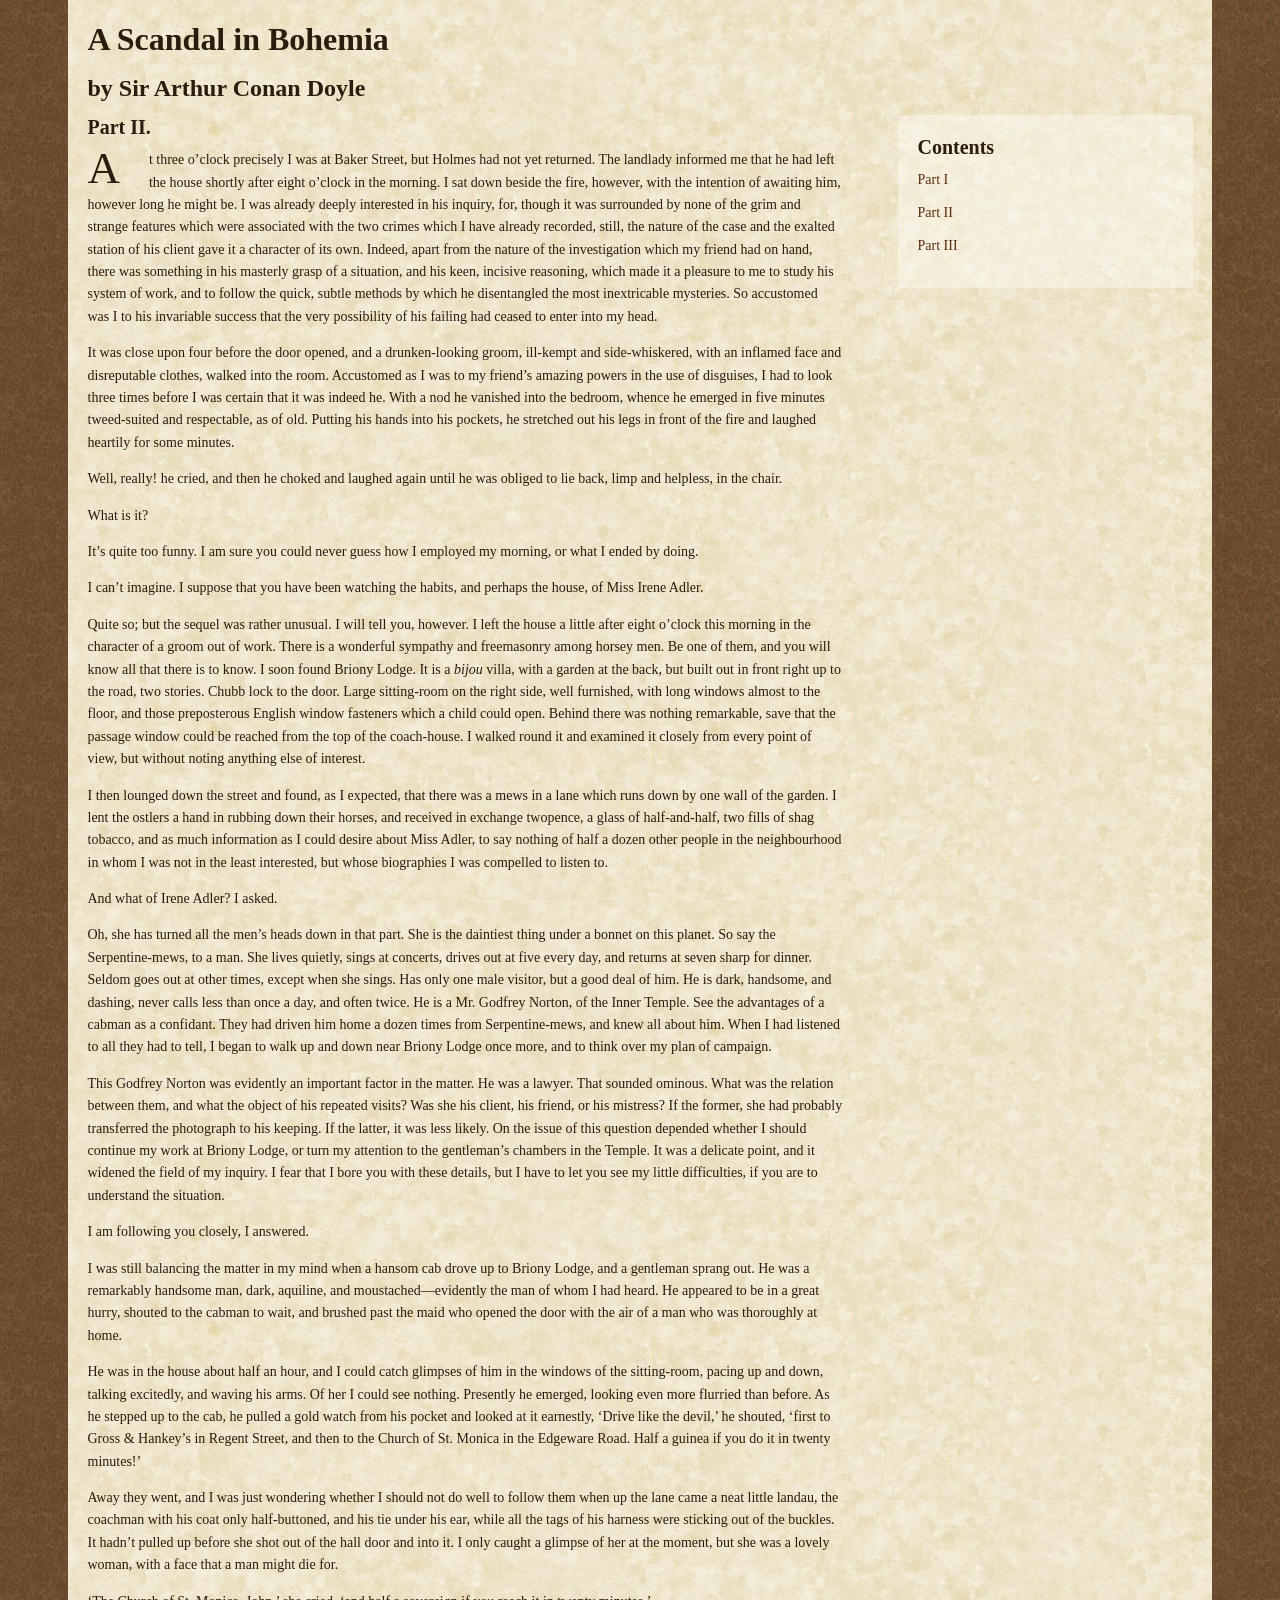
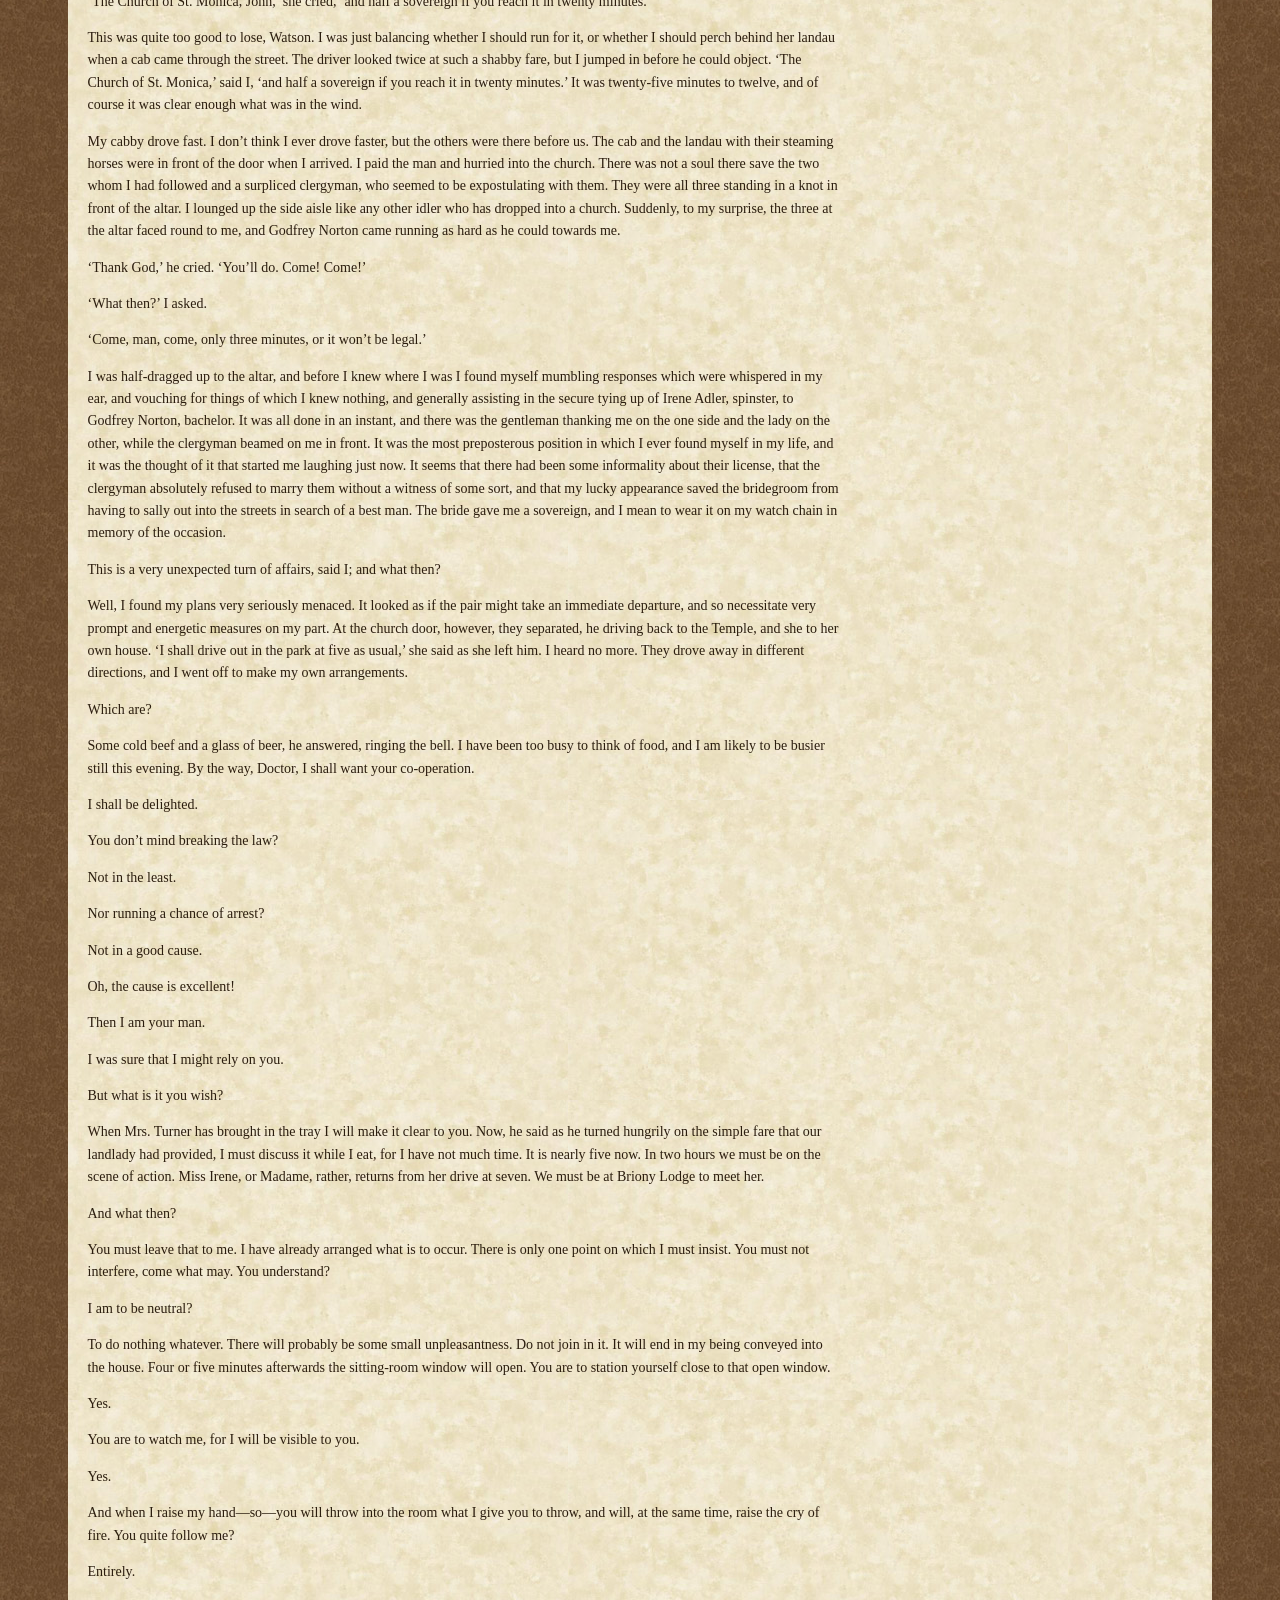
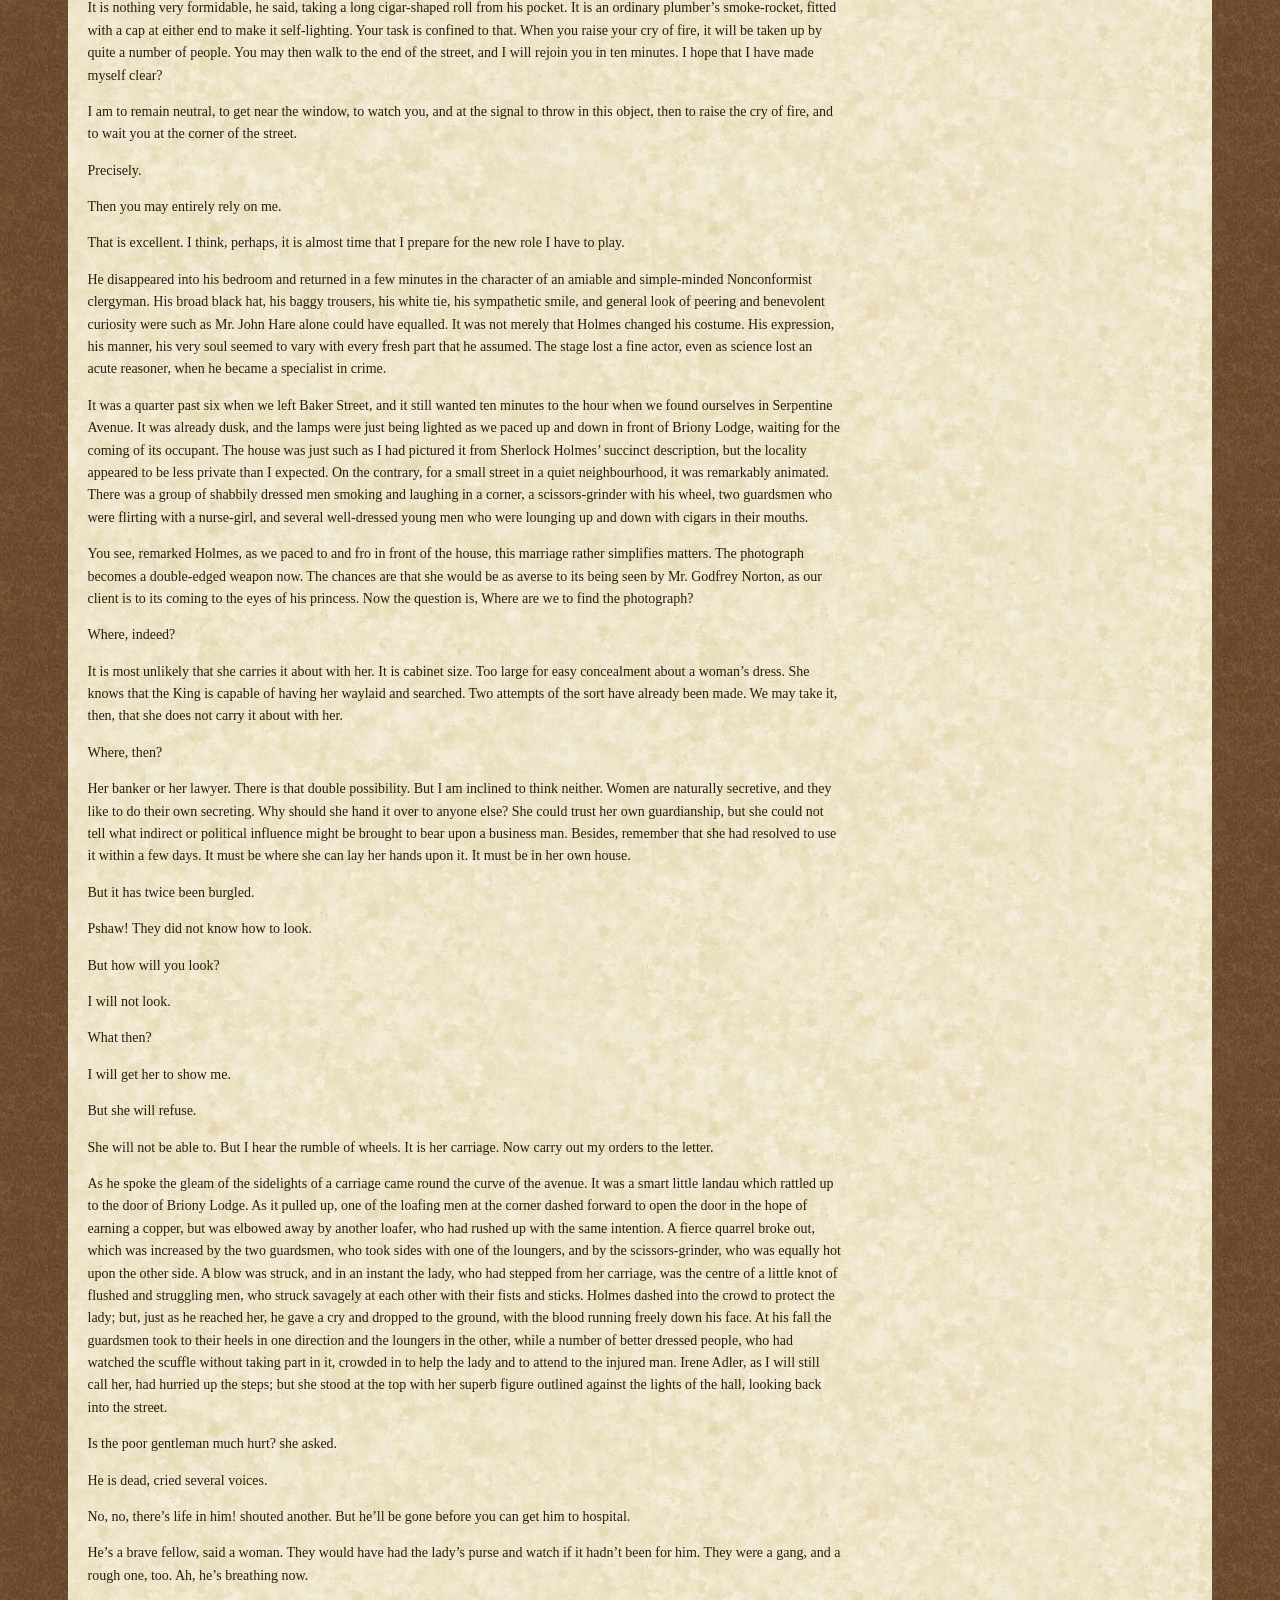
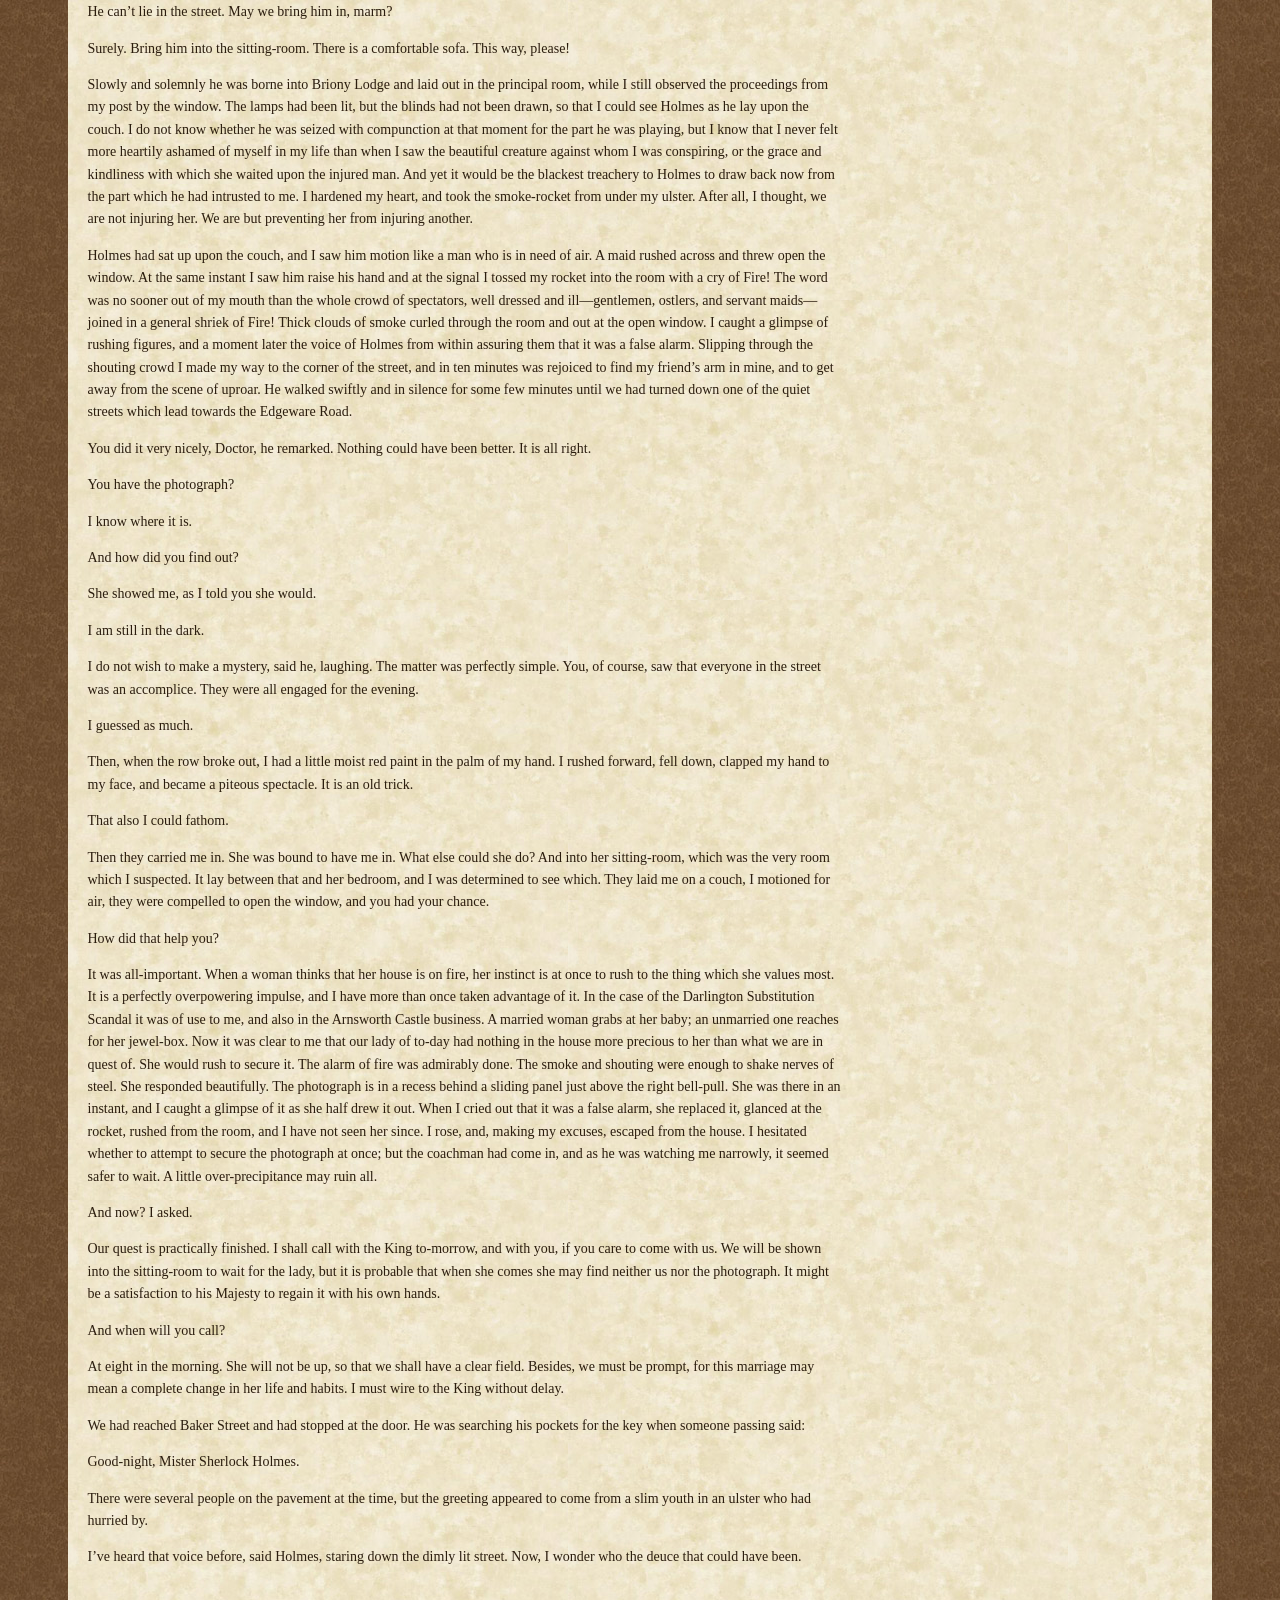
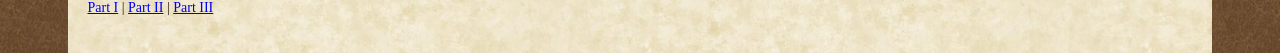
<file: lab2-3/scandal-in-bohemia-part2.html>
<!DOCTYPE html>
<html lang="en">
<head>
	<title>The Adventures of Sherlock Holmes by Arthur Conan Doyle</title>
	<meta charset="utf-8">
	<link rel="stylesheet" href="reset.css">
	<link rel="stylesheet" href="holmes.css">
</head>
<body>
<div id="container">
	<header>
		<h1>A Scandal in Bohemia</h1>
		<h2>by Sir Arthur Conan Doyle</H2>
	</header>
	
	<article>
		<h3>Part II.</h3>
		<p class="start">At three o&rsquo;clock precisely I was at Baker Street, but Holmes had not yet returned. The landlady informed me that he had left the house shortly after
		eight o&rsquo;clock in the morning. I sat down beside the fire, however, with
		the intention of awaiting him, however long he might be. I was already deeply
		interested in his inquiry, for, though it was surrounded by none of the grim
		and strange features which were associated with the two crimes which I have
		already recorded, still, the nature of the case and the exalted station of his
		client gave it a character of its own. Indeed, apart from the nature of the
		investigation which my friend had on hand, there was something in his masterly
		grasp of a situation, and his keen, incisive reasoning, which made it a
		pleasure to me to study his system of work, and to follow the quick, subtle
		methods by which he disentangled the most inextricable mysteries. So accustomed
		was I to his invariable success that the very possibility of his failing had
		ceased to enter into my head.</p>

		<p>It was close upon four before the door opened, and a drunken-looking groom,
		ill-kempt and side-whiskered, with an inflamed face and disreputable clothes,
		walked into the room. Accustomed as I was to my friend&rsquo;s amazing powers
		in the use of disguises, I had to look three times before I was certain that it
		was indeed he. With a nod he vanished into the bedroom, whence he emerged in
		five minutes tweed-suited and respectable, as of old. Putting his hands into
		his pockets, he stretched out his legs in front of the fire and laughed
		heartily for some minutes.</p>

		<p><q>Well, really!</q> he cried, and then he choked and laughed again
		until he was obliged to lie back, limp and helpless, in the chair.</p>

		<p><q>What is it?</q></p>

		<p><q>It&rsquo;s quite too funny. I am sure you could never guess how I
		employed my morning, or what I ended by doing.</q></p>

		<p><q>I can&rsquo;t imagine. I suppose that you have been watching the habits,
		and perhaps the house, of Miss Irene Adler.</q></p>

		<p><q class="noclosing">Quite so; but the sequel was rather unusual. I will tell you, however. I
		left the house a little after eight o&rsquo;clock this morning in the character
		of a groom out of work. There is a wonderful sympathy and freemasonry among
		horsey men. Be one of them, and you will know all that there is to know. I soon
		found Briony Lodge. It is a <i>bijou</i> villa, with a garden at the back, but
		built out in front right up to the road, two stories. Chubb lock to the door.
		Large sitting-room on the right side, well furnished, with long windows almost
		to the floor, and those preposterous English window fasteners which a child
		could open. Behind there was nothing remarkable, save that the passage window
		could be reached from the top of the coach-house. I walked round it and
		examined it closely from every point of view, but without noting anything else
		of interest.</q></p>

		<p><q>I then lounged down the street and found, as I expected, that there was
		a mews in a lane which runs down by one wall of the garden. I lent the ostlers
		a hand in rubbing down their horses, and received in exchange twopence, a glass
		of half-and-half, two fills of shag tobacco, and as much information as I could
		desire about Miss Adler, to say nothing of half a dozen other people in the
		neighbourhood in whom I was not in the least interested, but whose biographies
		I was compelled to listen to.</q></p>

		<p><q>And what of Irene Adler?</q> I asked.</p>

		<p><q class="noclosing">Oh, she has turned all the men&rsquo;s heads down in that part. She is
		the daintiest thing under a bonnet on this planet. So say the Serpentine-mews,
		to a man. She lives quietly, sings at concerts, drives out at five every day,
		and returns at seven sharp for dinner. Seldom goes out at other times, except
		when she sings. Has only one male visitor, but a good deal of him. He is dark,
		handsome, and dashing, never calls less than once a day, and often twice. He is
		a Mr. Godfrey Norton, of the Inner Temple. See the advantages of a cabman as a
		confidant. They had driven him home a dozen times from Serpentine-mews, and
		knew all about him. When I had listened to all they had to tell, I began to
		walk up and down near Briony Lodge once more, and to think over my plan of
		campaign.</q></p>

		<p><q>This Godfrey Norton was evidently an important factor in the matter. He
		was a lawyer. That sounded ominous. What was the relation between them, and
		what the object of his repeated visits? Was she his client, his friend, or his
		mistress? If the former, she had probably transferred the photograph to his
		keeping. If the latter, it was less likely. On the issue of this question
		depended whether I should continue my work at Briony Lodge, or turn my
		attention to the gentleman&rsquo;s chambers in the Temple. It was a delicate
		point, and it widened the field of my inquiry. I fear that I bore you with
		these details, but I have to let you see my little difficulties, if you are to
		understand the situation.</q></p>

		<p><q>I am following you closely,</q> I answered.</p>

		<p><q class="noclosing">I was still balancing the matter in my mind when a hansom cab drove up
		to Briony Lodge, and a gentleman sprang out. He was a remarkably handsome man,
		dark, aquiline, and moustached&mdash;evidently the man of whom I had heard. He
		appeared to be in a great hurry, shouted to the cabman to wait, and brushed
		past the maid who opened the door with the air of a man who was thoroughly at
		home.</q></p>

		<p><q class="noclosing">He was in the house about half an hour, and I could catch glimpses of
		him in the windows of the sitting-room, pacing up and down, talking excitedly,
		and waving his arms. Of her I could see nothing. Presently he emerged, looking
		even more flurried than before. As he stepped up to the cab, he pulled a gold
		watch from his pocket and looked at it earnestly, &lsquo;Drive like the
		devil,&rsquo; he shouted, &lsquo;first to Gross &amp; Hankey&rsquo;s in Regent
		Street, and then to the Church of St. Monica in the Edgeware Road. Half a
		guinea if you do it in twenty minutes!&rsquo;</q></p>

		<p><q class="noclosing">Away they went, and I was just wondering whether I should not do well to
		follow them when up the lane came a neat little landau, the coachman with his
		coat only half-buttoned, and his tie under his ear, while all the tags of his
		harness were sticking out of the buckles. It hadn&rsquo;t pulled up before she
		shot out of the hall door and into it. I only caught a glimpse of her at the
		moment, but she was a lovely woman, with a face that a man might die for.</q></p>

		<p><q class="noclosing">&lsquo;The Church of St. Monica, John,&rsquo; she cried,
		&lsquo;and half a sovereign if you reach it in twenty minutes.&rsquo;</q></p>

		<p><q class="noclosing">This was quite too good to lose, Watson. I was just balancing whether I
		should run for it, or whether I should perch behind her landau when a cab came
		through the street. The driver looked twice at such a shabby fare, but I jumped
		in before he could object. &lsquo;The Church of St. Monica,&rsquo; said I,
		&lsquo;and half a sovereign if you reach it in twenty minutes.&rsquo; It was
		twenty-five minutes to twelve, and of course it was clear enough what was in
		the wind.</q></p>

		<p><q class="noclosing">My cabby drove fast. I don&rsquo;t think I ever drove faster, but the
		others were there before us. The cab and the landau with their steaming horses
		were in front of the door when I arrived. I paid the man and hurried into the
		church. There was not a soul there save the two whom I had followed and a
		surpliced clergyman, who seemed to be expostulating with them. They were all
		three standing in a knot in front of the altar. I lounged up the side aisle
		like any other idler who has dropped into a church. Suddenly, to my surprise,
		the three at the altar faced round to me, and Godfrey Norton came running as
		hard as he could towards me.</q></p>

		<p><q class="noclosing">&lsquo;Thank God,&rsquo; he cried. &lsquo;You&rsquo;ll do. Come!
		Come!&rsquo;</q></p>

		<p><q class="noclosing">&lsquo;What then?&rsquo; I asked.</q></p>

		<p><q class="noclosing">&lsquo;Come, man, come, only three minutes, or it won&rsquo;t be
		legal.&rsquo;</q></p>

		<p><q>I was half-dragged up to the altar, and before I knew where I was I
		found myself mumbling responses which were whispered in my ear, and vouching
		for things of which I knew nothing, and generally assisting in the secure tying
		up of Irene Adler, spinster, to Godfrey Norton, bachelor. It was all done in an
		instant, and there was the gentleman thanking me on the one side and the lady
		on the other, while the clergyman beamed on me in front. It was the most
		preposterous position in which I ever found myself in my life, and it was the
		thought of it that started me laughing just now. It seems that there had been
		some informality about their license, that the clergyman absolutely refused to
		marry them without a witness of some sort, and that my lucky appearance saved
		the bridegroom from having to sally out into the streets in search of a best
		man. The bride gave me a sovereign, and I mean to wear it on my watch chain in
		memory of the occasion.</q></p>

		<p><q>This is a very unexpected turn of affairs,</q> said I; <q>and
		what then?</q></p>

		<p><q>Well, I found my plans very seriously menaced. It looked as if the pair
		might take an immediate departure, and so necessitate very prompt and energetic
		measures on my part. At the church door, however, they separated, he driving
		back to the Temple, and she to her own house. &lsquo;I shall drive out in the
		park at five as usual,&rsquo; she said as she left him. I heard no more. They
		drove away in different directions, and I went off to make my own
		arrangements.</q></p>

		<p><q>Which are?</q></p>

		<p><q>Some cold beef and a glass of beer,</q> he answered, ringing the
		bell. <q>I have been too busy to think of food, and I am likely to be
		busier still this evening. By the way, Doctor, I shall want your
		co-operation.</q></p>

		<p><q>I shall be delighted.</q></p>

		<p><q>You don&rsquo;t mind breaking the law?</q></p>

		<p><q>Not in the least.</q></p>

		<p><q>Nor running a chance of arrest?</q></p>

		<p><q>Not in a good cause.</q></p>

		<p><q>Oh, the cause is excellent!</q></p>

		<p><q>Then I am your man.</q></p>

		<p><q>I was sure that I might rely on you.</q></p>

		<p><q>But what is it you wish?</q></p>

		<p><q>When Mrs. Turner has brought in the tray I will make it clear to you.
		Now,</q> he said as he turned hungrily on the simple fare that our landlady
		had provided, <q>I must discuss it while I eat, for I have not much time.
		It is nearly five now. In two hours we must be on the scene of action. Miss
		Irene, or Madame, rather, returns from her drive at seven. We must be at Briony
		Lodge to meet her.</q></p>

		<p><q>And what then?</q></p>

		<p><q>You must leave that to me. I have already arranged what is to occur.
		There is only one point on which I must insist. You must not interfere, come
		what may. You understand?</q></p>

		<p><q>I am to be neutral?</q></p>

		<p><q>To do nothing whatever. There will probably be some small
		unpleasantness. Do not join in it. It will end in my being conveyed into the
		house. Four or five minutes afterwards the sitting-room window will open. You
		are to station yourself close to that open window.</q></p>

		<p><q>Yes.</q></p>

		<p><q>You are to watch me, for I will be visible to you.</q></p>

		<p><q>Yes.</q></p>

		<p><q>And when I raise my hand&mdash;so&mdash;you will throw into the room
		what I give you to throw, and will, at the same time, raise the cry of fire.
		You quite follow me?</q></p>

		<p><q>Entirely.</q></p>

		<p><q>It is nothing very formidable,</q> he said, taking a long
		cigar-shaped roll from his pocket. <q>It is an ordinary plumber&rsquo;s
		smoke-rocket, fitted with a cap at either end to make it self-lighting. Your
		task is confined to that. When you raise your cry of fire, it will be taken up
		by quite a number of people. You may then walk to the end of the street, and I
		will rejoin you in ten minutes. I hope that I have made myself clear?</q></p>

		<p><q>I am to remain neutral, to get near the window, to watch you, and at the
		signal to throw in this object, then to raise the cry of fire, and to wait you
		at the corner of the street.</q></p>

		<p><q>Precisely.</q></p>

		<p><q>Then you may entirely rely on me.</q></p>

		<p><q>That is excellent. I think, perhaps, it is almost time that I prepare
		for the new role I have to play.</q></p>

		<p>He disappeared into his bedroom and returned in a few minutes in the character
		of an amiable and simple-minded Nonconformist clergyman. His broad black hat,
		his baggy trousers, his white tie, his sympathetic smile, and general look of
		peering and benevolent curiosity were such as Mr. John Hare alone could have
		equalled. It was not merely that Holmes changed his costume. His expression,
		his manner, his very soul seemed to vary with every fresh part that he assumed.
		The stage lost a fine actor, even as science lost an acute reasoner, when he
		became a specialist in crime.</p>

		<p>It was a quarter past six when we left Baker Street, and it still wanted ten
		minutes to the hour when we found ourselves in Serpentine Avenue. It was
		already dusk, and the lamps were just being lighted as we paced up and down in
		front of Briony Lodge, waiting for the coming of its occupant. The house was
		just such as I had pictured it from Sherlock Holmes&rsquo; succinct
		description, but the locality appeared to be less private than I expected. On
		the contrary, for a small street in a quiet neighbourhood, it was remarkably
		animated. There was a group of shabbily dressed men smoking and laughing in a
		corner, a scissors-grinder with his wheel, two guardsmen who were flirting with
		a nurse-girl, and several well-dressed young men who were lounging up and down
		with cigars in their mouths.</p>

		<p><q>You see,</q> remarked Holmes, as we paced to and fro in front of the
		house, <q>this marriage rather simplifies matters. The photograph becomes a
		double-edged weapon now. The chances are that she would be as averse to its
		being seen by Mr. Godfrey Norton, as our client is to its coming to the eyes of
		his princess. Now the question is, Where are we to find the photograph?</q></p>

		<p><q>Where, indeed?</q></p>

		<p><q>It is most unlikely that she carries it about with her. It is cabinet
		size. Too large for easy concealment about a woman&rsquo;s dress. She knows
		that the King is capable of having her waylaid and searched. Two attempts of
		the sort have already been made. We may take it, then, that she does not carry
		it about with her.</q></p>

		<p><q>Where, then?</q></p>

		<p><q>Her banker or her lawyer. There is that double possibility. But I am
		inclined to think neither. Women are naturally secretive, and they like to do
		their own secreting. Why should she hand it over to anyone else? She could
		trust her own guardianship, but she could not tell what indirect or political
		influence might be brought to bear upon a business man. Besides, remember that
		she had resolved to use it within a few days. It must be where she can lay her
		hands upon it. It must be in her own house.</q></p>

		<p><q>But it has twice been burgled.</q></p>

		<p><q>Pshaw! They did not know how to look.</q></p>

		<p><q>But how will you look?</q></p>

		<p><q>I will not look.</q></p>

		<p><q>What then?</q></p>

		<p><q>I will get her to show me.</q></p>

		<p><q>But she will refuse.</q></p>

		<p><q>She will not be able to. But I hear the rumble of wheels. It is her
		carriage. Now carry out my orders to the letter.</q></p>

		<p>As he spoke the gleam of the sidelights of a carriage came round the curve of
		the avenue. It was a smart little landau which rattled up to the door of Briony
		Lodge. As it pulled up, one of the loafing men at the corner dashed forward to
		open the door in the hope of earning a copper, but was elbowed away by another
		loafer, who had rushed up with the same intention. A fierce quarrel broke out,
		which was increased by the two guardsmen, who took sides with one of the
		loungers, and by the scissors-grinder, who was equally hot upon the other side.
		A blow was struck, and in an instant the lady, who had stepped from her
		carriage, was the centre of a little knot of flushed and struggling men, who
		struck savagely at each other with their fists and sticks. Holmes dashed into
		the crowd to protect the lady; but, just as he reached her, he gave a cry and
		dropped to the ground, with the blood running freely down his face. At his fall
		the guardsmen took to their heels in one direction and the loungers in the
		other, while a number of better dressed people, who had watched the scuffle
		without taking part in it, crowded in to help the lady and to attend to the
		injured man. Irene Adler, as I will still call her, had hurried up the steps;
		but she stood at the top with her superb figure outlined against the lights of
		the hall, looking back into the street.</p>

		<p><q>Is the poor gentleman much hurt?</q> she asked.</p>

		<p><q>He is dead,</q> cried several voices.</p>

		<p><q>No, no, there&rsquo;s life in him!</q> shouted another. <q>But
		he&rsquo;ll be gone before you can get him to hospital.</q></p>

		<p><q>He&rsquo;s a brave fellow,</q> said a woman. <q>They would have
		had the lady&rsquo;s purse and watch if it hadn&rsquo;t been for him. They were
		a gang, and a rough one, too. Ah, he&rsquo;s breathing now.</q></p>

		<p><q>He can&rsquo;t lie in the street. May we bring him in, marm?</q></p>

		<p><q>Surely. Bring him into the sitting-room. There is a comfortable sofa.
		This way, please!</q></p>

		<p>Slowly and solemnly he was borne into Briony Lodge and laid out in the
		principal room, while I still observed the proceedings from my post by the
		window. The lamps had been lit, but the blinds had not been drawn, so that I
		could see Holmes as he lay upon the couch. I do not know whether he was seized
		with compunction at that moment for the part he was playing, but I know that I
		never felt more heartily ashamed of myself in my life than when I saw the
		beautiful creature against whom I was conspiring, or the grace and kindliness
		with which she waited upon the injured man. And yet it would be the blackest
		treachery to Holmes to draw back now from the part which he had intrusted to
		me. I hardened my heart, and took the smoke-rocket from under my ulster. After
		all, I thought, we are not injuring her. We are but preventing her from
		injuring another.</p>

		<p>Holmes had sat up upon the couch, and I saw him motion like a man who is in
		need of air. A maid rushed across and threw open the window. At the same
		instant I saw him raise his hand and at the signal I tossed my rocket into the
		room with a cry of <q>Fire!</q> The word was no sooner out of my mouth
		than the whole crowd of spectators, well dressed and ill&mdash;gentlemen,
		ostlers, and servant maids&mdash;joined in a general shriek of
		<q>Fire!</q> Thick clouds of smoke curled through the room and out at
		the open window. I caught a glimpse of rushing figures, and a moment later the
		voice of Holmes from within assuring them that it was a false alarm. Slipping
		through the shouting crowd I made my way to the corner of the street, and in
		ten minutes was rejoiced to find my friend&rsquo;s arm in mine, and to get away
		from the scene of uproar. He walked swiftly and in silence for some few minutes
		until we had turned down one of the quiet streets which lead towards the
		Edgeware Road.</p>

		<p><q>You did it very nicely, Doctor,</q> he remarked. <q>Nothing could
		have been better. It is all right.</q></p>

		<p><q>You have the photograph?</q></p>

		<p><q>I know where it is.</q></p>

		<p><q>And how did you find out?</q></p>

		<p><q>She showed me, as I told you she would.</q></p>

		<p><q>I am still in the dark.</q></p>

		<p><q>I do not wish to make a mystery,</q> said he, laughing. <q>The
		matter was perfectly simple. You, of course, saw that everyone in the street
		was an accomplice. They were all engaged for the evening.</q></p>

		<p><q>I guessed as much.</q></p>

		<p><q>Then, when the row broke out, I had a little moist red paint in the palm
		of my hand. I rushed forward, fell down, clapped my hand to my face, and became
		a piteous spectacle. It is an old trick.</q></p>

		<p><q>That also I could fathom.</q></p>

		<p><q>Then they carried me in. She was bound to have me in. What else could
		she do? And into her sitting-room, which was the very room which I suspected.
		It lay between that and her bedroom, and I was determined to see which. They
		laid me on a couch, I motioned for air, they were compelled to open the window,
		and you had your chance.</q></p>

		<p><q>How did that help you?</q></p>

		<p><q>It was all-important. When a woman thinks that her house is on fire, her
		instinct is at once to rush to the thing which she values most. It is a
		perfectly overpowering impulse, and I have more than once taken advantage of
		it. In the case of the Darlington Substitution Scandal it was of use to me, and
		also in the Arnsworth Castle business. A married woman grabs at her baby; an
		unmarried one reaches for her jewel-box. Now it was clear to me that our lady
		of to-day had nothing in the house more precious to her than what we are in
		quest of. She would rush to secure it. The alarm of fire was admirably done.
		The smoke and shouting were enough to shake nerves of steel. She responded
		beautifully. The photograph is in a recess behind a sliding panel just above
		the right bell-pull. She was there in an instant, and I caught a glimpse of it
		as she half drew it out. When I cried out that it was a false alarm, she
		replaced it, glanced at the rocket, rushed from the room, and I have not seen
		her since. I rose, and, making my excuses, escaped from the house. I hesitated
		whether to attempt to secure the photograph at once; but the coachman had come
		in, and as he was watching me narrowly, it seemed safer to wait. A little
		over-precipitance may ruin all.</q></p>

		<p><q>And now?</q> I asked.</p>

		<p><q>Our quest is practically finished. I shall call with the King to-morrow,
		and with you, if you care to come with us. We will be shown into the
		sitting-room to wait for the lady, but it is probable that when she comes she
		may find neither us nor the photograph. It might be a satisfaction to his
		Majesty to regain it with his own hands.</q></p>

		<p><q>And when will you call?</q></p>

		<p><q>At eight in the morning. She will not be up, so that we shall have a
		clear field. Besides, we must be prompt, for this marriage may mean a complete
		change in her life and habits. I must wire to the King without delay.</q></p>

		<p>We had reached Baker Street and had stopped at the door. He was searching his
		pockets for the key when someone passing said:</p>

		<p><q>Good-night, Mister Sherlock Holmes.</q></p>

		<p>There were several people on the pavement at the time, but the greeting
		appeared to come from a slim youth in an ulster who had hurried by.</p>

		<p><q>I&rsquo;ve heard that voice before,</q> said Holmes, staring down the
		dimly lit street. <q>Now, I wonder who the deuce that could have
		been.</q></p>

	</article>
	<nav>
		<h3>Contents</h3>
		<ul>
			<li><a href="index.html">Part I</a></li>
			<li><a href="scandal-in-bohemia-part2.html">Part II</a></li>
			<li><a href="scandal-in-bohemia-part3.html">Part III</a></li>
		</ul>
	</nav>
	<footer>
		<!--Here I am creating a secondary or small-text navigation so users don't have to scroll up to the top! -->
		<p><a href="index.html">Part I</a> | <a href="scandal-in-bohemia-part2.html">Part II</a> | <a href="scandal-in-bohemia-part3.html">Part III</a></p>
	</footer>
</div><!-- end container div -->
</body>
</html>
</file>
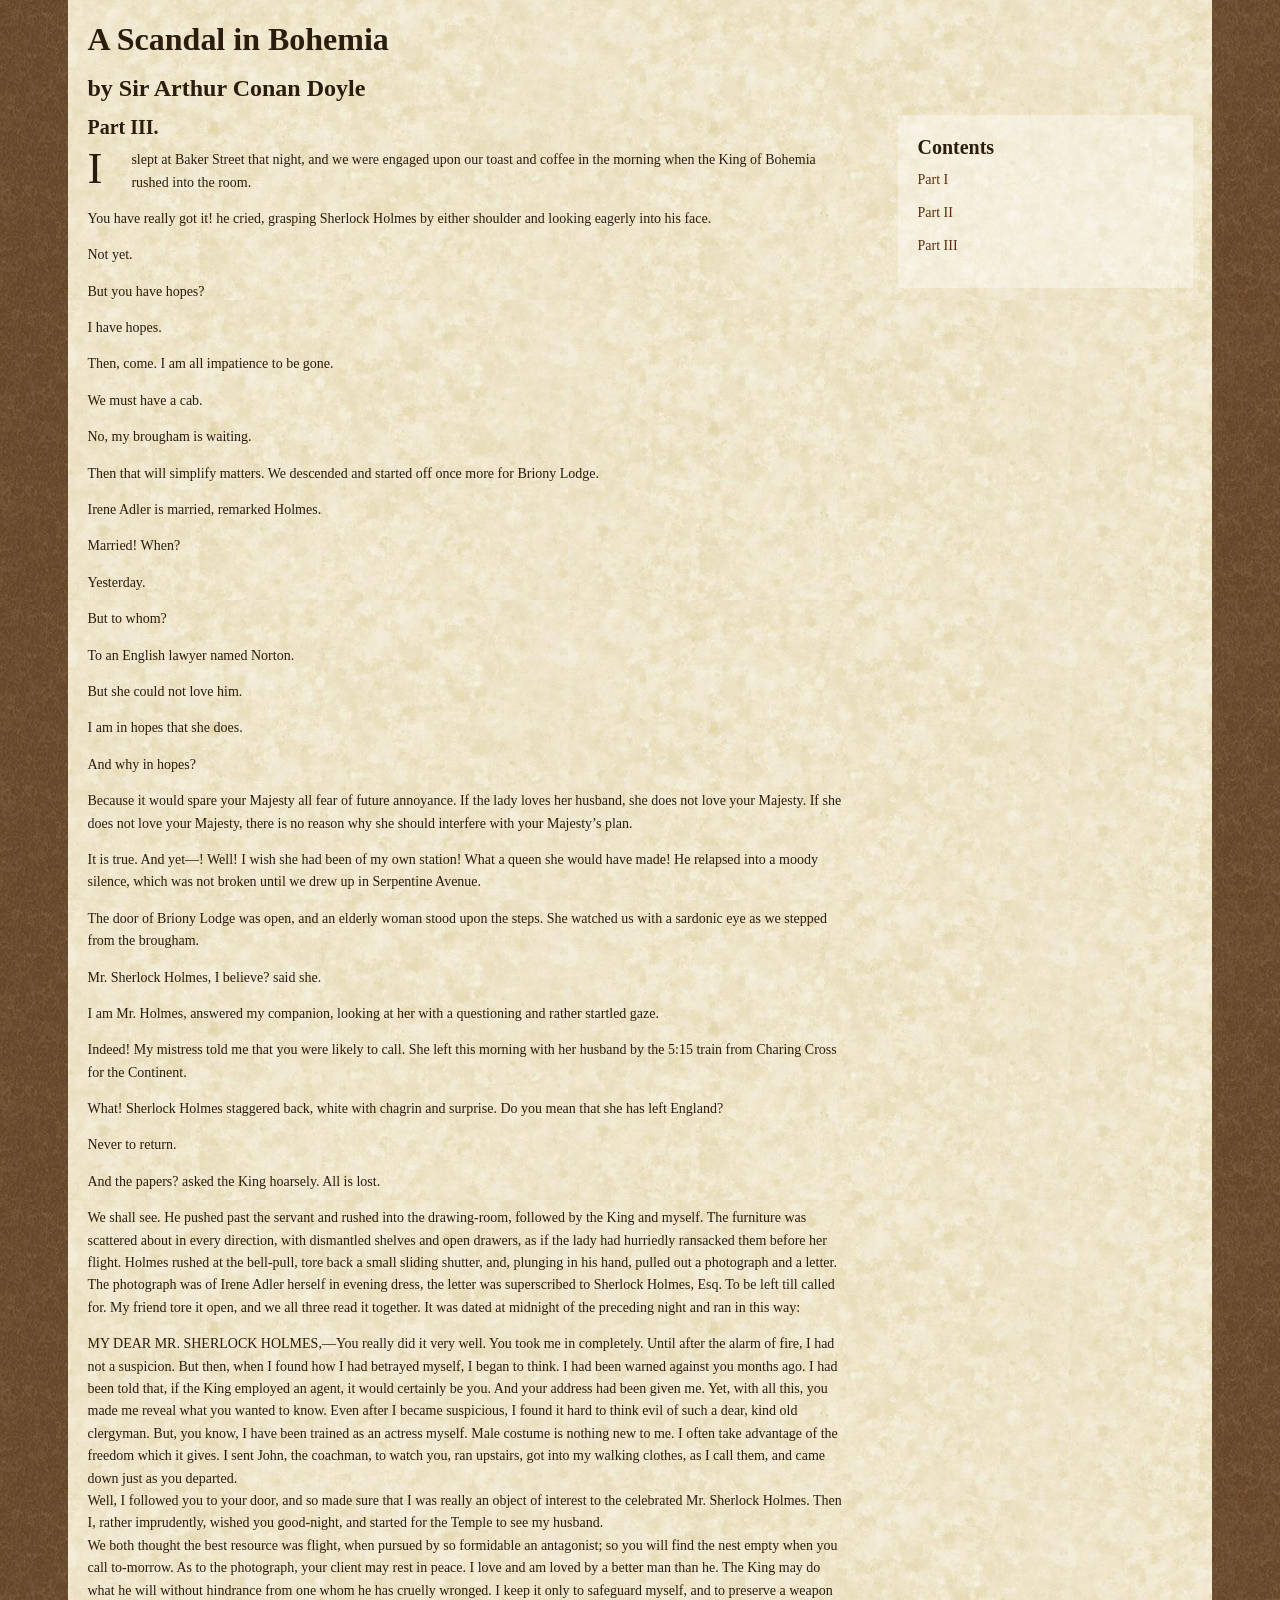
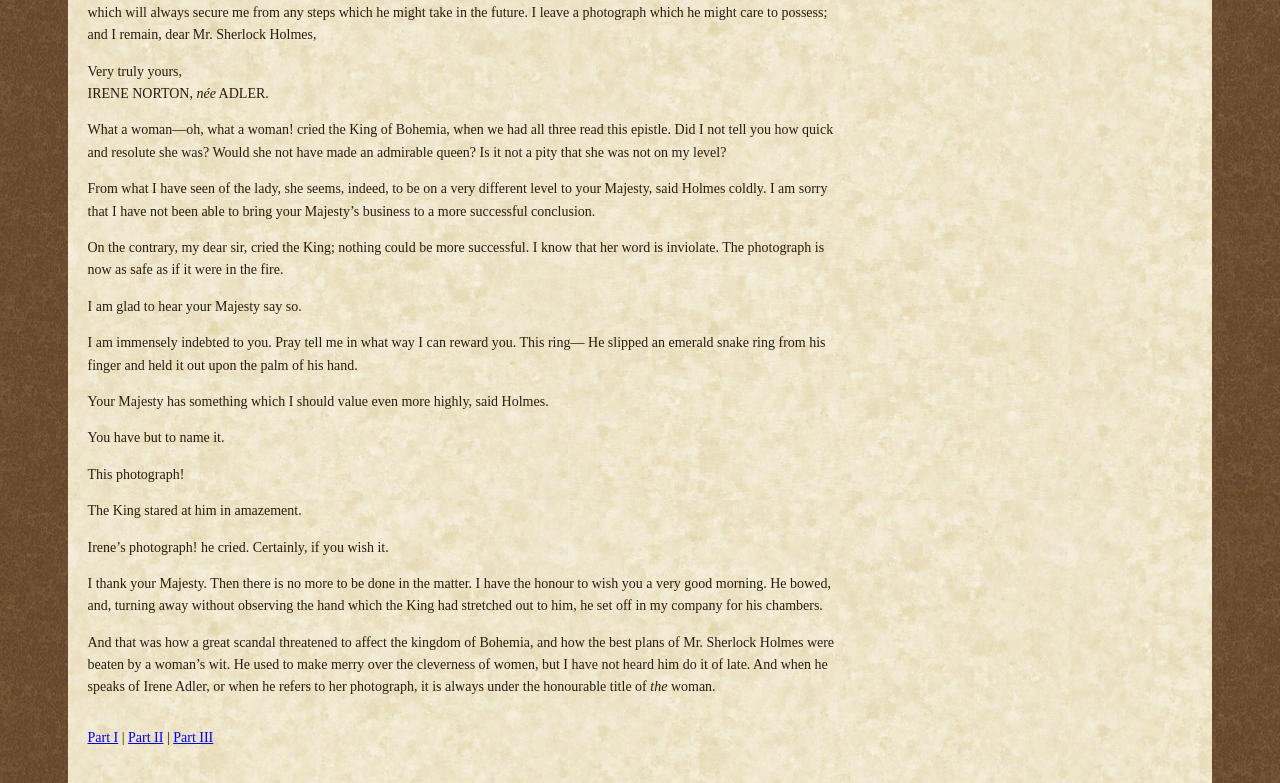
<file: lab2-3/scandal-in-bohemia-part3.html>
<!DOCTYPE html>
<html lang="en">
<head>
	<title>The Adventures of Sherlock Holmes by Arthur Conan Doyle</title>
	<meta charset="utf-8">
	<link rel="stylesheet" href="reset.css">
	<link rel="stylesheet" href="holmes.css">
</head>
<body>
<div id="container">
	<header>
		<h1>A Scandal in Bohemia</h1>
		<h2>by Sir Arthur Conan Doyle</H2>
	</header>
	
	<article>
		<h3>Part III.</h3>
		<p class="start">I slept at Baker Street that night, and we were engaged upon our toast and coffee in the morning when the King of Bohemia rushed into the room.</p>

		<p><q>You have really got it!</q> he cried, grasping Sherlock Holmes by
		either shoulder and looking eagerly into his face.</p>

		<p><q>Not yet.</q></p>

		<p><q>But you have hopes?</q></p>

		<p><q>I have hopes.</q></p>

		<p><q>Then, come. I am all impatience to be gone.</q></p>

		<p><q>We must have a cab.</q></p>

		<p><q>No, my brougham is waiting.</q></p>

		<p><q>Then that will simplify matters.</q> We descended and started off
		once more for Briony Lodge.</p>

		<p><q>Irene Adler is married,</q> remarked Holmes.</p>

		<p><q>Married! When?</q></p>

		<p><q>Yesterday.</q></p>

		<p><q>But to whom?</q></p>

		<p><q>To an English lawyer named Norton.</q></p>

		<p><q>But she could not love him.</q></p>

		<p><q>I am in hopes that she does.</q></p>

		<p><q>And why in hopes?</q></p>

		<p><q>Because it would spare your Majesty all fear of future annoyance. If the
		lady loves her husband, she does not love your Majesty. If she does not love
		your Majesty, there is no reason why she should interfere with your
		Majesty&rsquo;s plan.</q></p>

		<p><q>It is true. And yet&mdash;! Well! I wish she had been of my own station!
		What a queen she would have made!</q> He relapsed into a moody silence,
		which was not broken until we drew up in Serpentine Avenue.</p>

		<p>The door of Briony Lodge was open, and an elderly woman stood upon the steps.
		She watched us with a sardonic eye as we stepped from the brougham.</p>

		<p><q>Mr. Sherlock Holmes, I believe?</q> said she.</p>

		<p><q>I am Mr. Holmes,</q> answered my companion, looking at her with a
		questioning and rather startled gaze.</p>

		<p><q>Indeed! My mistress told me that you were likely to call. She left this
		morning with her husband by the 5:15 train from Charing Cross for the
		Continent.</q></p>

		<p><q>What!</q> Sherlock Holmes staggered back, white with chagrin and
		surprise. <q>Do you mean that she has left England?</q></p>

		<p><q>Never to return.</q></p>

		<p><q>And the papers?</q> asked the King hoarsely. <q>All is
		lost.</q></p>

		<p><q>We shall see.</q> He pushed past the servant and rushed into the
		drawing-room, followed by the King and myself. The furniture was scattered
		about in every direction, with dismantled shelves and open drawers, as if the
		lady had hurriedly ransacked them before her flight. Holmes rushed at the
		bell-pull, tore back a small sliding shutter, and, plunging in his hand, pulled
		out a photograph and a letter. The photograph was of Irene Adler herself in
		evening dress, the letter was superscribed to <q>Sherlock Holmes, Esq. To
		be left till called for.</q> My friend tore it open, and we all three read
		it together. It was dated at midnight of the preceding night and ran in this
		way:</p>

		<p class="letter"><q class="noclosing">MY DEAR MR. SHERLOCK HOLMES,&mdash;You really did it very well. You took me in completely. Until after the alarm of fire, I had not a suspicion. But
		then, when I found how I had betrayed myself, I began to think. I had been
		warned against you months ago. I had been told that, if the King employed an
		agent, it would certainly be you. And your address had been given me. Yet, with
		all this, you made me reveal what you wanted to know. Even after I became
		suspicious, I found it hard to think evil of such a dear, kind old clergyman.
		But, you know, I have been trained as an actress myself. Male costume is
		nothing new to me. I often take advantage of the freedom which it gives. I sent
		John, the coachman, to watch you, ran upstairs, got into my walking clothes, as
		I call them, and came down just as you departed.</q><br/>
			<q class="noclosing">Well, I followed you to your door, and so made sure that I was really an
		object of interest to the celebrated Mr. Sherlock Holmes. Then I, rather
		imprudently, wished you good-night, and started for the Temple to see my
		husband.</q><br/>
			<q class="noclosing">We both thought the best resource was flight, when pursued by
		so formidable an antagonist; so you will find the nest empty when you call
		to-morrow. As to the photograph, your client may rest in peace. I love and am
		loved by a better man than he. The King may do what he will without hindrance
		from one whom he has cruelly wronged. I keep it only to safeguard myself, and
		to preserve a weapon which will always secure me from any steps which he might
		take in the future. I leave a photograph which he might care to possess; and I
		remain, dear Mr. Sherlock Holmes,</q></p>

		<p class="right">
		<q class="noclosing">Very truly yours,</q><br/>
		<q>IRENE NORTON, <em>née</em> ADLER.</q>
		</p>

		<p><q>What a woman&mdash;oh, what a woman!</q> cried the King of Bohemia,
		when we had all three read this epistle. <q>Did I not tell you how quick
		and resolute she was? Would she not have made an admirable queen? Is it not a
		pity that she was not on my level?</q></p>

		<p><q>From what I have seen of the lady, she seems, indeed, to be on a very
		different level to your Majesty,</q> said Holmes coldly. <q>I am sorry
		that I have not been able to bring your Majesty&rsquo;s business to a more
		successful conclusion.</q></p>

		<p><q>On the contrary, my dear sir,</q> cried the King; <q>nothing
		could be more successful. I know that her word is inviolate. The photograph is
		now as safe as if it were in the fire.</q></p>

		<p><q>I am glad to hear your Majesty say so.</q></p>

		<p><q>I am immensely indebted to you. Pray tell me in what way I can reward
		you. This ring&mdash;</q> He slipped an emerald snake ring from his finger
		and held it out upon the palm of his hand.</p>

		<p><q>Your Majesty has something which I should value even more highly,</q>
		said Holmes.</p>

		<p><q>You have but to name it.</q></p>

		<p><q>This photograph!</q></p>

		<p>The King stared at him in amazement.</p>

		<p><q>Irene&rsquo;s photograph!</q> he cried. <q>Certainly, if you wish
		it.</q></p>

		<p><q>I thank your Majesty. Then there is no more to be done in the matter. I
		have the honour to wish you a very good morning.</q> He bowed, and, turning
		away without observing the hand which the King had stretched out to him, he set
		off in my company for his chambers.</p>

		<p>And that was how a great scandal threatened to affect the kingdom of Bohemia,
		and how the best plans of Mr. Sherlock Holmes were beaten by a woman&rsquo;s
		wit. He used to make merry over the cleverness of women, but I have not heard
		him do it of late. And when he speaks of Irene Adler, or when he refers to her
		photograph, it is always under the honourable title of <em>the</em> woman.</p>

	</article>
	<nav>
		<h3>Contents</h3>
		<ul>
			<li><a href="index.html">Part I</a></li>
			<li><a href="scandal-in-bohemia-part2.html">Part II</a></li>
			<li><a href="scandal-in-bohemia-part3.html">Part III</a></li>
		</ul>
	</nav>
	<footer>
		<!--Here I am creating a secondary or small-text navigation so users don't have to scroll up to the top! -->
		<p><a href="index.html">Part I</a> | <a href="scandal-in-bohemia-part2.html">Part II</a> | <a href="scandal-in-bohemia-part3.html">Part III</a></p>
	</footer>
</div><!-- end container div -->
</body>
</html>
</file>
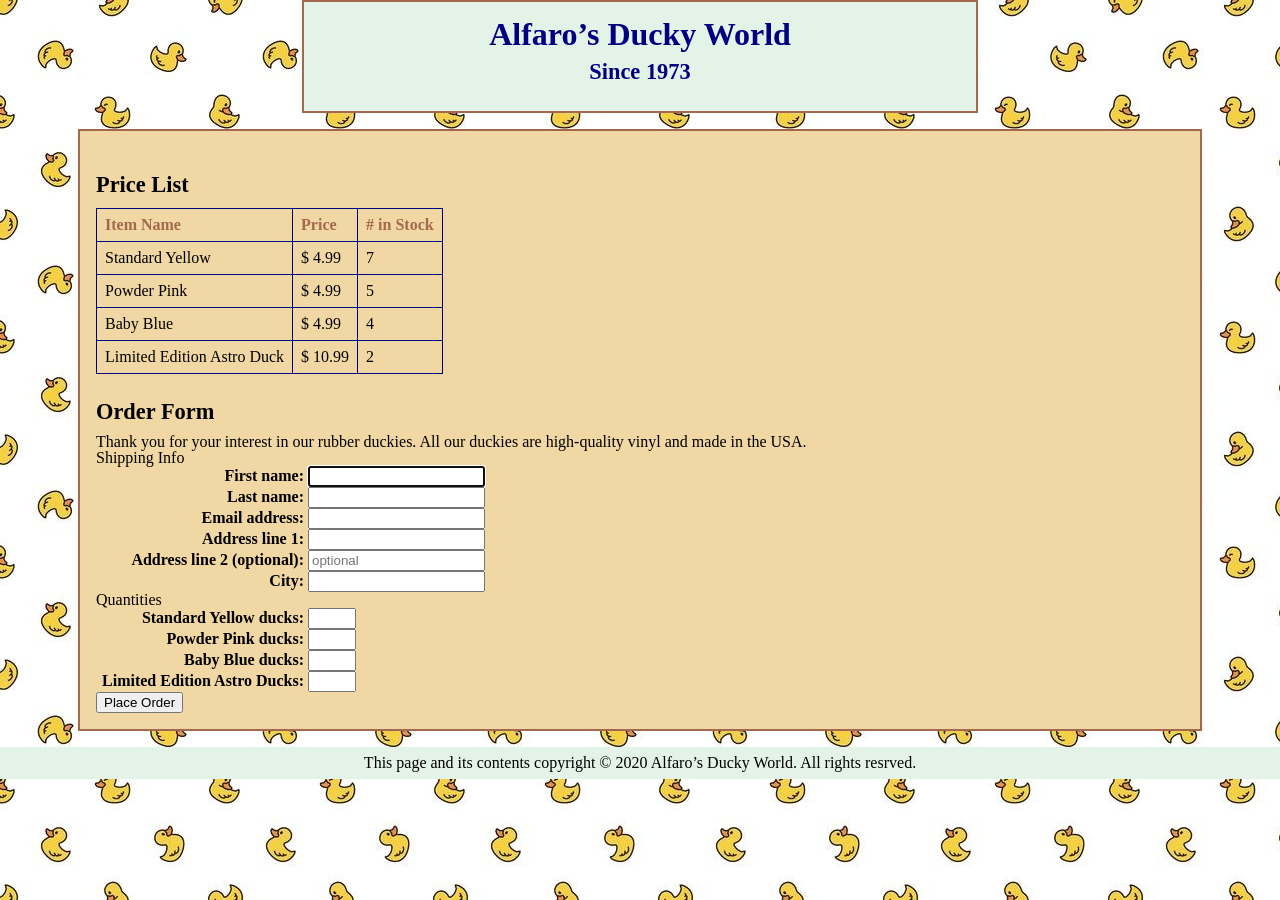
<file: lab3-1/order-form.html>
<!DOCTYPE html>
<html lang="en">

<head>
  <meta charset="UTF-8">
  <title>Alfaro's Ducky World</title>
  <link rel="stylesheet" href="reset.css">
  <link rel="stylesheet" href="duckyworld.css">
</head>

<body>
  <header>
    <h1>Alfaro&rsquo;s Ducky World</h1>
    <h2>Since 1973</h2>
  </header>

  <main>
    <section>
      <h2>Price List</h2>

      <table>
        <thead>
          <tr>
            <td>Item Name</td>
            <td>Price</td>
            <td># in Stock</td>
          </tr>
        </thead>

        <tbody>
          <tr>
            <td>Standard Yellow</td>
            <td>$ 4.99</td>
            <td>7</td>
          </tr>
          <tr>
            <td>Powder Pink</td>
            <td>$ 4.99</td>
            <td>5</td>
          </tr>
          <tr>
            <td>Baby Blue</td>
            <td>$ 4.99</td>
            <td>4</td>
          </tr>
          <tr>
            <td>Limited Edition Astro Duck</td>
            <td>$ 10.99</td>
            <td>2</td>
          </tr>
        </tbody>
      </table>
    </section>

    <h2>Order Form</h2>

    <p>
      Thank you for your interest in our rubber duckies. All our duckies are
      high-quality vinyl and made in the USA.
    </p>

    <form
      name="orderform"
      id="orderform"
      action="http://www.rebol.com/cgi-bin/test-cgi.cgi"
    >
      <fieldset>
        <legend>Shipping Info</legend>

        <label for="firstname">First name:</label>
        <input
          type="text"
          id="firstname"
          name="firstname"
          autofocus
        >
        <br>

        <label for="lastname">Last name:</label>
        <input
          type="text"
          id="lastname"
          name="lastname"
        >
        <br>

        <label for="email">Email address:</label>
        <input
          type="email"
          id="email"
          name="email"
        >
        <br>

        <label for="address1">Address line 1:</label>
        <input
          type="text"
          id="address1"
          name="address1"
        >
        <br>

        <label for="address2">Address line 2 (optional):</label>
        <input
          type="text"
          id="address2"
          name="address2"
          placeholder="optional"
        >
        <br>

        <label for="city">City:</label>
        <input
          type="text"
          id="city"
          name="city"
        >
        <br>
      </fieldset>

      <fieldset>
        <legend>Quantities</legend>

        <label for="yellow">Standard Yellow ducks:</label>
        <input
          type="number"
          name="yellow"
          id="yellow"
          min="0"
          max="10"
        >
        <br>

        <label for="pink">Powder Pink ducks:</label>
        <input
          type="number"
          name="pink"
          id="pink"
          min="0"
          max="10"
        >
        <br>

        <label for="blue">Baby Blue ducks:</label>
        <input
          type="number"
          name="blue"
          id="blue"
          min="0"
          max="10"
        >
        <br>

        <label for="astro">Limited Edition Astro Ducks:</label>
        <input
          type="number"
          name="astro"
          id="astro"
          min="0"
          max="10"
        >
        <br>
      </fieldset>

      <input type="submit" value="Place Order">
    </form>
  </main>

  <footer>
    <small>
      This page and its contents copyright &copy; 2020 Alfaro&rsquo;s Ducky
      World. All rights resrved.
    </small>
  </footer>
</body>

</html>
</file>
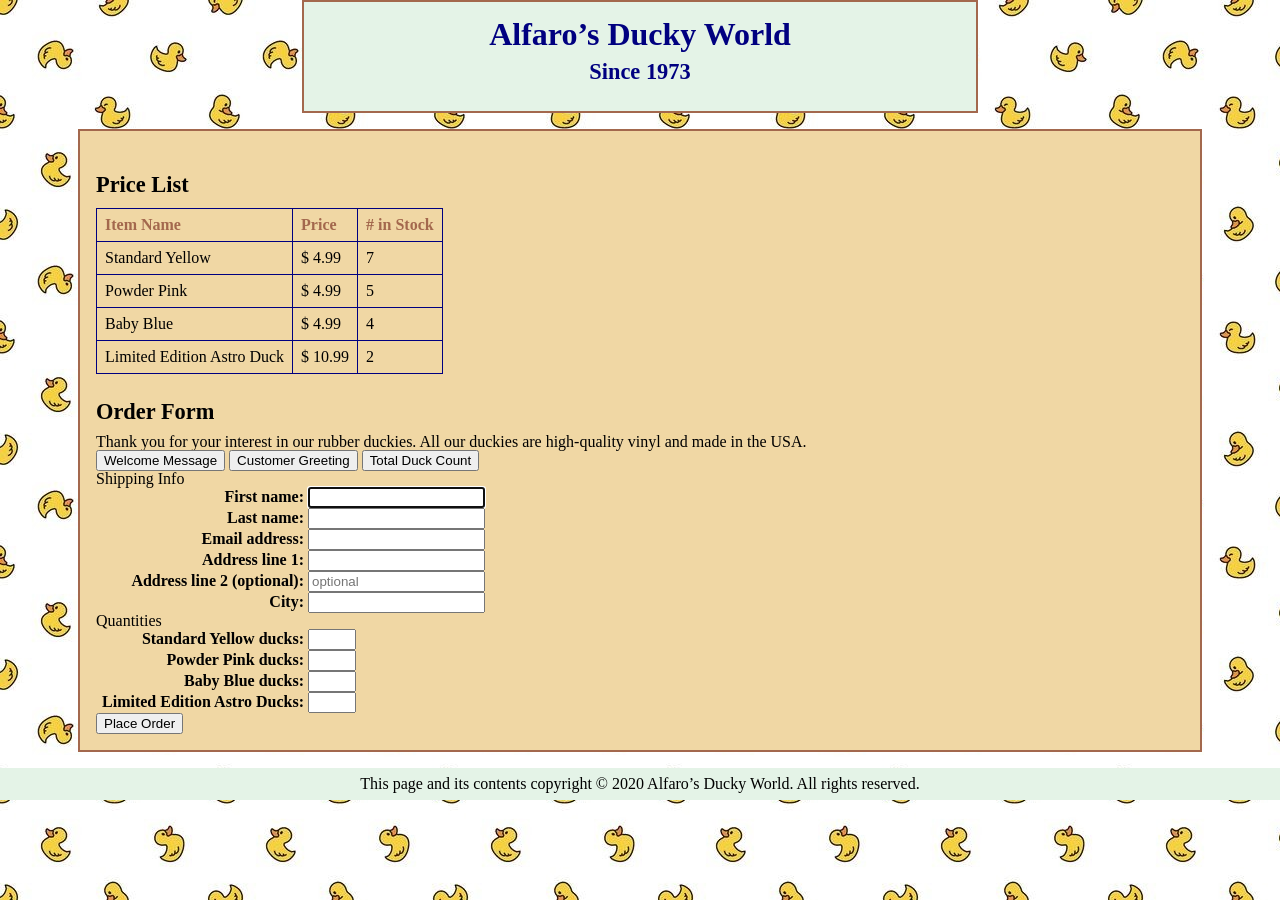
<file: lab3-2/order-form.html>
<!DOCTYPE html>
<html lang="en">

<head>
  <meta charset="UTF-8">
  <title>Alfaro's Ducky World</title>
  <link rel="stylesheet" href="reset.css">
  <link rel="stylesheet" href="duckyworld.css">
</head>

<body>
  <header>
    <h1>Alfaro&rsquo;s Ducky World</h1>
    <h2>Since 1973</h2>
  </header>

  <main>

    <section>
      <h2>Price List</h2>

      <table>
        <thead>
          <tr>
            <td>Item Name</td>
            <td>Price</td>
            <td># in Stock</td>
          </tr>
        </thead>

        <tbody>
          <tr>
            <td>Standard Yellow</td>
            <td>$ 4.99</td>
            <td>7</td>
          </tr>

          <tr>
            <td>Powder Pink</td>
            <td>$ 4.99</td>
            <td>5</td>
          </tr>

          <tr>
            <td>Baby Blue</td>
            <td>$ 4.99</td>
            <td>4</td>
          </tr>

          <tr>
            <td>Limited Edition Astro Duck</td>
            <td>$ 10.99</td>
            <td>2</td>
          </tr>
        </tbody>
      </table>

    </section>

    <h2>Order Form</h2>

    <p>
      Thank you for your interest in our rubber duckies. All our duckies are high-quality vinyl and made in the USA.
    </p>

    <button type="button" onclick="welcomeCustomer()">
      Welcome Message
    </button>

    <button type="button" onclick="greetCustomer()">
      Customer Greeting
    </button>

    <button type="button" onclick="calculateTotalDucks()">
      Total Duck Count
    </button>

    <form
      name="orderform"
      id="orderform"
      action="http://www.rebol.com/cgi-bin/test-cgi.cgi"
      onsubmit="return validateOrder()"
    >

      <fieldset>
        <legend>Shipping Info</legend>

        <label for="firstname">First name:</label>
        <input type="text" id="firstname" name="firstname" autofocus><br>

        <label for="lastname">Last name:</label>
        <input type="text" id="lastname" name="lastname"><br>

        <label for="email">Email address:</label>
        <input type="email" id="email" name="email"><br>

        <label for="address1">Address line 1:</label>
        <input type="text" id="address1" name="address1"><br>

        <label for="address2">Address line 2 (optional):</label>
        <input
          type="text"
          id="address2"
          name="address2"
          placeholder="optional"
        ><br>

        <label for="city">City:</label>
        <input type="text" id="city" name="city"><br>

      </fieldset>

      <fieldset>
        <legend>Quantities</legend>

        <label for="yellow">Standard Yellow ducks:</label>
        <input
          type="number"
          name="yellow"
          id="yellow"
          min="0"
          max="10"
        ><br>

        <label for="pink">Powder Pink ducks:</label>
        <input
          type="number"
          name="pink"
          id="pink"
          min="0"
          max="10"
        ><br>

        <label for="blue">Baby Blue ducks:</label>
        <input
          type="number"
          name="blue"
          id="blue"
          min="0"
          max="10"
        ><br>

        <label for="astro">Limited Edition Astro Ducks:</label>
        <input
          type="number"
          name="astro"
          id="astro"
          min="0"
          max="10"
        ><br>

      </fieldset>

      <input type="submit" value="Place Order">

    </form>

  </main>

  <footer>
    <small>
      This page and its contents copyright &copy; 2020 Alfaro&rsquo;s Ducky World. All rights reserved.
    </small>
  </footer>

  <script src="script.js"></script>
</body>

</html>
</file>
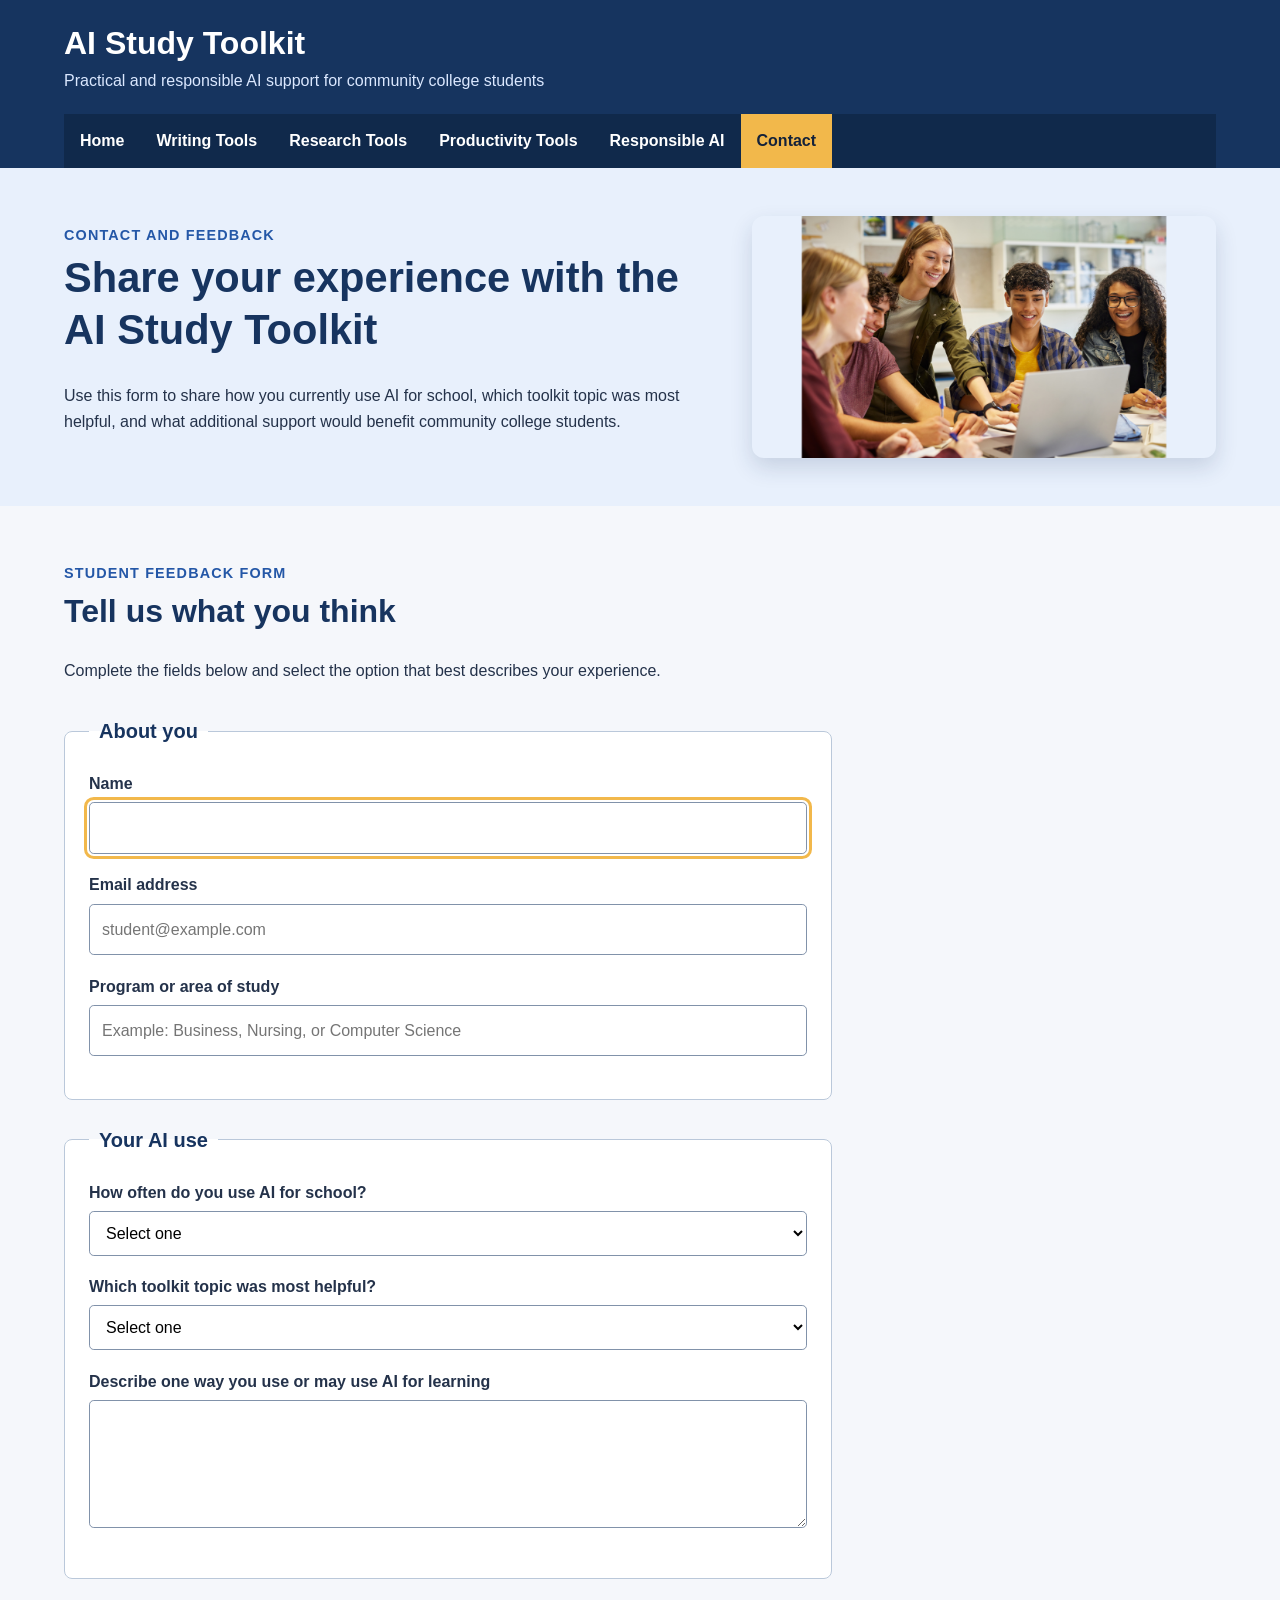
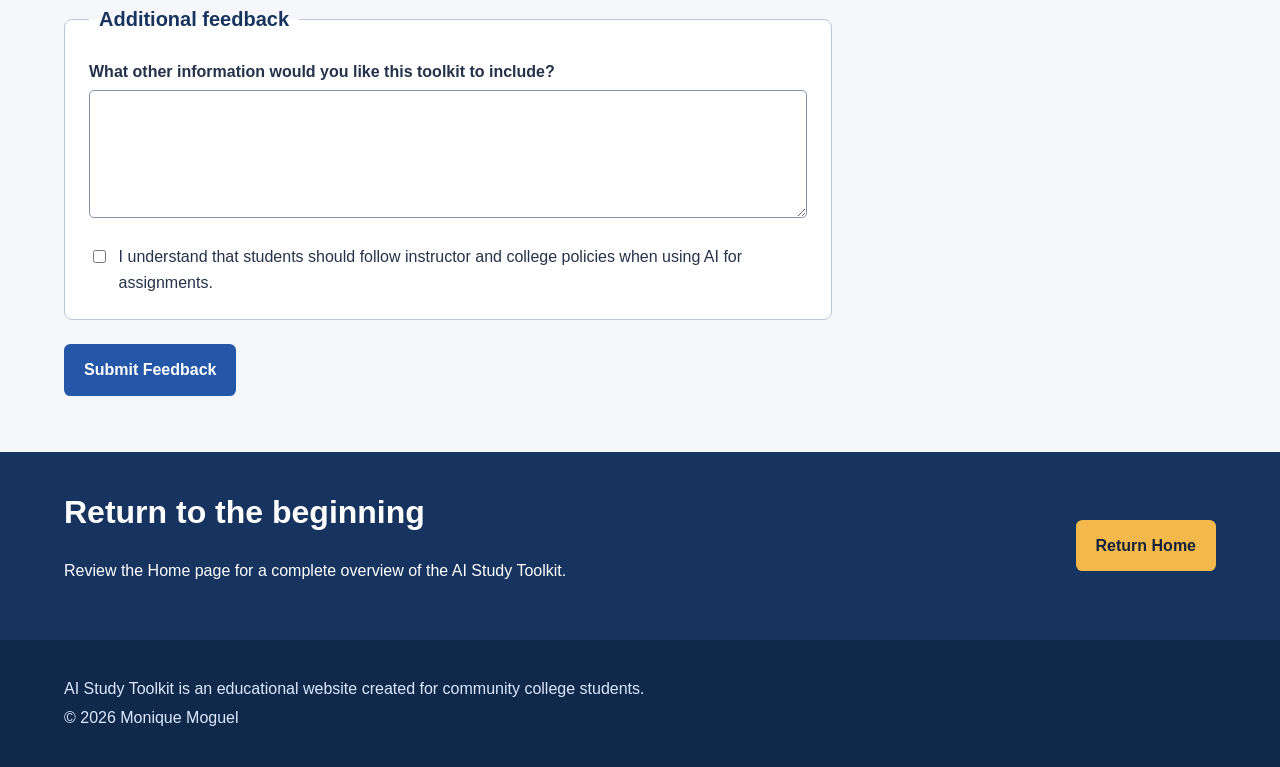
<file: moguel_m_termproject/contact.html>
<!DOCTYPE html>
<html lang="en">

<head>
  <meta charset="UTF-8">
  <meta name="viewport" content="width=device-width, initial-scale=1.0">

  <meta
    name="description"
    content="Share feedback about the AI Study Toolkit and how community college students use artificial intelligence for studying, writing, research, and productivity."
  >

  <title>AI Study Toolkit | Contact and Feedback</title>

  <link rel="stylesheet" href="style.css">
</head>

<body>

  <header class="site-header">
    <div class="site-wrapper">
      <a class="site-title" href="index.html">AI Study Toolkit</a>

      <p class="site-tagline">
        Practical and responsible AI support for community college students
      </p>

      <nav class="main-navigation" aria-label="Main navigation">
        <ul>
          <li><a href="index.html">Home</a></li>
          <li><a href="writing-tools.html">Writing Tools</a></li>
          <li><a href="research-tools.html">Research Tools</a></li>
          <li><a href="productivity-tools.html">Productivity Tools</a></li>
          <li><a href="responsible-ai.html">Responsible AI</a></li>
          <li><a class="current-page" href="contact.html">Contact</a></li>
        </ul>
      </nav>
    </div>
  </header>

  <main>

    <section class="page-heading">
      <div class="site-wrapper page-heading-layout">

        <div class="page-heading-content">
          <p class="eyebrow">Contact and feedback</p>

          <h1>Share your experience with the AI Study Toolkit</h1>

          <p>
            Use this form to share how you currently use AI for school, which
            toolkit topic was most helpful, and what additional support would
            benefit community college students.
          </p>
        </div>

        <div class="page-heading-image">
          <img
            src="images/student-feedback.png"
            alt="Community college student completing a feedback form on a laptop"
          >
        </div>

      </div>
    </section>

    <section class="content-section">
      <div class="site-wrapper">

        <div class="section-heading">
          <p class="eyebrow">Student feedback form</p>
          <h2>Tell us what you think</h2>

          <p>
            Complete the fields below and select the option that best describes
            your experience.
          </p>
        </div>

        <form
          class="feedback-form"
          id="feedbackForm"
          action="#"
          method="post"
          onsubmit="return confirmFeedbackSubmission();"
        >

          <fieldset>
            <legend>About you</legend>

            <div class="form-group">
              <label for="studentName">Name</label>
              <input
                type="text"
                id="studentName"
                name="studentName"
                autofocus
                required
              >
            </div>

            <div class="form-group">
              <label for="studentEmail">Email address</label>
              <input
                type="email"
                id="studentEmail"
                name="studentEmail"
                placeholder="student@example.com"
                required
              >
            </div>

            <div class="form-group">
              <label for="programArea">Program or area of study</label>
              <input
                type="text"
                id="programArea"
                name="programArea"
                placeholder="Example: Business, Nursing, or Computer Science"
              >
            </div>
          </fieldset>

          <fieldset>
            <legend>Your AI use</legend>

            <div class="form-group">
              <label for="aiFrequency">How often do you use AI for school?</label>

              <select id="aiFrequency" name="aiFrequency" required>
                <option value="">Select one</option>
                <option value="never">Never</option>
                <option value="rarely">Rarely</option>
                <option value="sometimes">Sometimes</option>
                <option value="often">Often</option>
                <option value="daily">Daily</option>
              </select>
            </div>

            <div class="form-group">
              <label for="helpfulTopic">Which toolkit topic was most helpful?</label>

              <select id="helpfulTopic" name="helpfulTopic" required>
                <option value="">Select one</option>
                <option value="writing">Writing Tools</option>
                <option value="research">Research Tools</option>
                <option value="productivity">Productivity Tools</option>
                <option value="responsible-ai">Responsible AI</option>
              </select>
            </div>

            <div class="form-group">
              <label for="aiUseDescription">
                Describe one way you use or may use AI for learning
              </label>

              <textarea
                id="aiUseDescription"
                name="aiUseDescription"
                required
              ></textarea>
            </div>
          </fieldset>

          <fieldset>
            <legend>Additional feedback</legend>

            <div class="form-group">
              <label for="additionalFeedback">
                What other information would you like this toolkit to include?
              </label>

              <textarea
                id="additionalFeedback"
                name="additionalFeedback"
              ></textarea>
            </div>

            <div class="checkbox-group">
              <input
                type="checkbox"
                id="followPolicies"
                name="followPolicies"
                required
              >

              <label for="followPolicies">
                I understand that students should follow instructor and college
                policies when using AI for assignments.
              </label>
            </div>
          </fieldset>

          <button class="form-button" type="submit">
            Submit Feedback
          </button>

        </form>

      </div>
    </section>

    <section class="callout-section">
      <div class="site-wrapper callout-layout">

        <div>
          <h2>Return to the beginning</h2>

          <p>
            Review the Home page for a complete overview of the AI Study Toolkit.
          </p>
        </div>

        <a class="secondary-button" href="index.html">
          Return Home
        </a>

      </div>
    </section>

  </main>

  <footer class="site-footer">
    <div class="site-wrapper">

      <p>
        AI Study Toolkit is an educational website created for community
        college students.
      </p>

      <p>
        &copy; 2026 Monique Moguel
      </p>

    </div>
  </footer>

  <script src="script.js"></script>
</body>

</html>
</file>
<file: lab1-1/css/styles.css>
body {
  font-family: Arial, Helvetica, sans-serif;
  margin: 0;
  padding: 0;
  background-color: #f4f8fb;
  color: #333;
}

header {
  background-color: #0b3d91;
  color: white;
  padding: 20px;
  text-align: center;
}

header h1 {
  margin: 0;
  font-size: 36px;
}

nav {
  margin-top: 15px;
}

nav a {
  color: white;
  text-decoration: none;
  margin: 0 15px;
  font-weight: bold;
  font-size: 18px;
}

nav a:hover {
  text-decoration: underline;
}

main {
  max-width: 900px;
  margin: 40px auto;
  padding: 20px;
  background: white;
  border-radius: 8px;
}

h2 {
  color: #0b3d91;
}

p {
  font-size: 18px;
  line-height: 1.7;
}

img {
  display: block;
  margin: 30px auto;
  max-width: 100%;
  height: auto;
  border-radius: 8px;
}
</file>
<file: lab1-4/style.css>
body {
    background-color: #E7E6EF;
    color: #02075D;
    font-family: Verdana, Arial, sans-serif;
    font-size: 12px;
    padding-left: 10px;
    padding-right: 10px;
}

h1,
h2 {
    font-family: Georgia, "Times New Roman", serif;
}

h1 {
    font-size: 24px;
    border-bottom: 1px solid #02075D;
}

h2 {
    font-size: 20px;
}

img {
    border: 1px solid #800020;
    margin: 5px 10px;
}
</file>
<file: lab2-1/style.css>
@charset "UTF-8";

body {
  margin: 0;
  background: url("images/art-deco-texture.jpg") repeat;
  font-family: Georgia, "Times New Roman", serif;
}

.page-wrapper {
  width: 1105px;
  margin: auto;
  padding: 1em 2em;
  background-color: #232428;
  color: #eacb89;
  overflow: auto;
}

header {
  height: 120px;
  background: url("images/css-zen-garden.png") no-repeat center;
}

.summary {
  font-size: 11px;
}

h1,
h2 {
  display: none;
}

a:link {
  color: #e30b5d;
  text-decoration: none;
}

a:visited {
  color: #e30b5d;
}

a:hover,
a:active {
  color: #b4aa99;
}

a:focus {
  text-decoration: underline;
}

.preamble {
  width: 330px;
  float: left;
  padding: 35px 10px;
  margin: 100px 0 0 0;
  background: url("images/column-header-1.png") no-repeat top;
}

.main {
  width: 730px;
  float: right;
  padding: 65px 10px;
  background: url("images/column-header-2.png") no-repeat center top;
}

footer {
  clear: both;
  padding-top: 2em;
}
</file>
<file: lab2-2/style.css>
@charset "UTF-8";

body {
  margin: 0;
  background: url("images/art-deco-texture.jpg") repeat;
  font-family: Georgia, "Times New Roman", serif;
}

.page-wrapper {
  width: 1105px;
  margin: auto;
  padding: 1em 2em;
  background-color: #232428;
  color: #eacb89;
  overflow: auto;
}

header {
  height: 120px;
  background: url("images/css-zen-garden.png") no-repeat center;
}

.summary {
  font-size: 11px;
}

h1,
h2 {
  display: none;
}

a:link {
  color: #e30b5d;
  text-decoration: none;
}

a:visited {
  color: #e30b5d;
}

a:hover,
a:active {
  color: #b4aa99;
}

a:focus {
  text-decoration: underline;
}

.preamble {
  width: 330px;
  float: left;
  padding: 35px 10px;
  margin: 100px 0 0 0;
  background: url("images/column-header-1.png") no-repeat top;
}

.main {
  width: 730px;
  float: right;
  padding: 65px 10px;
  background: url("images/column-header-2.png") no-repeat center top;
}

footer {
  clear: both;
  padding-top: 2em;
}

.sidebar {
  width: 330px;
  padding-top: 65px;
  float: left;
}

.wrapper {
  width: 100%;
}

.sidebar h3 {
  font-size: 18px;
  text-transform: uppercase;
  border-bottom: 1px solid #eacb89;
  padding-bottom: 10px;
  margin-bottom: 15px;
}

.sidebar ul {
  list-style-type: none;
  padding: 0;
  margin: 0;
}

.sidebar li {
  padding: 8px 0;
  border-bottom: 1px solid #eacb89;
}

.sidebar a {
  display: block;
  text-decoration: none;
  color: #eacb89;
}

.sidebar a:hover {
  color: #b4aa99;
}

.design-name {
  font-weight: bold;
  display: block;
}

.designer-name {
  font-size: 14px;
  padding-left: 10px;
}

#zen-resources {
  border-top: 1px ridge #eacb89;
  margin-top: 20px;
  padding-top: 20px;
}
</file>
<file: lab2-3/holmes.css>
@charset "UTF-8";

@import url("reset.css");

/* Base Font Size */
/* 14 ÷ 16 = 0.875 --> 87.5% */
body {
  font-size: 87.5%;
  font-family: Georgia, "Times New Roman", serif;
  line-height: 1.6;
  color: #2b1d0e;
  background: #2b1d0e url("images/leather.jpg") repeat;
}

/* Container Width and Padding */
/* 1105 ÷ 1280 = 0.86328125 --> 86.328125% */
/* 20 ÷ 14 = 1.428571 --> 1.428571em */
#container {
  width: 86.328125%;
  max-width: 1105px;
  margin: 0 auto;
  padding: 1.428571em;
  background: #f4ead2 url("images/paper-texture.jpg") repeat;
}

/* Heading Font Sizes */
/* h1: 32 ÷ 14 = 2.285714em */
/* h2: 24 ÷ 14 = 1.714286em */
/* h3: 20 ÷ 14 = 1.428571em */
h1 {
  font-size: 2.285714em;
  line-height: 1.2;
  margin-bottom: 0.5em;
}

h2 {
  font-size: 1.714286em;
  line-height: 1.2;
  margin-bottom: 0.5em;
}

h3 {
  font-size: 1.428571em;
  line-height: 1.2;
  margin-bottom: 0.5em;
}

p {
  margin-bottom: 1em;
}

/* Article Width */
/* 755 ÷ 1105 = 0.6832579 --> 68.32579% */
article {
  width: 68.32579%;
  float: left;
}

/* Navigation Width and Padding */
/* 255 ÷ 1105 = 0.230769 --> 23.0769% */
/* 20 ÷ 14 = 1.428571em */
nav {
  width: 23.0769%;
  float: right;
  padding: 1.428571em;
  background-color: rgba(255, 255, 255, 0.35);
}

nav ul {
  list-style-type: none;
  margin: 0;
  padding: 0;
}

nav li {
  margin-bottom: 0.75em;
}

nav a {
  display: block;
  color: #5a2d0c;
  text-decoration: none;
}

nav a:hover {
  text-decoration: underline;
}

/* Drop Cap Styling */
/* 45 ÷ 14 = 3.214286 --> 321.4286% */
/* 9 ÷ 14 = 0.642857em */
p.start:first-letter {
  font-size: 321.4286%;
  float: left;
  line-height: 0.85;
  margin-right: 0.642857em;
}

/* Image Responsiveness */
#silhouette {
  max-width: 100%;
  height: auto;
}

/* Clear floated layout */
footer {
  clear: both;
  padding-top: 1em;
}

/* Basic Media Query */
@media screen and (max-width: 768px) {
  article {
    width: 100%;
    float: none;
  }

  nav {
    width: 100%;
    float: none;
    padding: 1em;
  }
}
</file>
<file: moguel_m_termproject/style.css>
@charset "UTF-8";

/* ---------------------------------
   Global page settings
--------------------------------- */

* {
  box-sizing: border-box;
}

html {
  scroll-behavior: smooth;
}

body {
  margin: 0;
  background-color: #f5f7fb;
  color: #24324a;
  font-family: Arial, Helvetica, sans-serif;
  font-size: 100%;
  line-height: 1.6;
}

img {
  display: block;
  max-width: 100%;
  height: auto;
}

a {
  color: #2457a7;
}

a:hover,
a:focus {
  color: #173a73;
}

button,
input,
select,
textarea {
  font: inherit;
}

/* ---------------------------------
   Shared page wrapper
--------------------------------- */

.site-wrapper {
  width: 90%;
  max-width: 72em;
  margin: 0 auto;
}

/* ---------------------------------
   Header and navigation
--------------------------------- */

.site-header {
  background-color: #16345f;
  color: #ffffff;
  padding: 1.5em 0 0;
}

.site-title {
  display: inline-block;
  color: #ffffff;
  font-size: 2em;
  font-weight: bold;
  line-height: 1.2;
  text-decoration: none;
}

.site-title:hover,
.site-title:focus {
  color: #dbe8ff;
}

.site-tagline {
  margin: 0.35em 0 1.25em;
  color: #dbe8ff;
}

.main-navigation {
  background-color: #10294b;
}

.main-navigation ul {
  display: flex;
  flex-wrap: wrap;
  gap: 0;
  margin: 0;
  padding: 0;
  list-style-type: none;
}

.main-navigation li {
  margin: 0;
}

.main-navigation a {
  display: block;
  padding: 0.9em 1em;
  color: #ffffff;
  font-weight: bold;
  text-decoration: none;
}

.main-navigation a:hover,
.main-navigation a:focus,
.main-navigation .current-page {
  background-color: #f2b84b;
  color: #14223a;
}

/* ---------------------------------
   Hero section
--------------------------------- */

.hero-section {
  padding: 3.5em 0;
  background-color: #e8f0fc;
}

.hero-layout {
  display: flex;
  align-items: center;
  gap: 3em;
}

.hero-content {
  width: 55%;
}

.hero-image-container {
  width: 45%;
}

.hero-image-container img {
  width: 100%;
  border-radius: 0.75em;
  box-shadow: 0 0.75em 1.75em rgba(22, 52, 95, 0.18);
}

.eyebrow {
  margin-bottom: 0.4em;
  color: #2457a7;
  font-size: 0.9em;
  font-weight: bold;
  letter-spacing: 0.08em;
  text-transform: uppercase;
}

h1,
h2,
h3 {
  color: #17345f;
  line-height: 1.25;
}

h1 {
  margin: 0 0 0.65em;
  font-size: 2.6em;
}

h2 {
  margin-top: 0;
  font-size: 2em;
}

h3 {
  font-size: 1.3em;
}

p {
  margin-top: 0;
}

/* ---------------------------------
   Buttons and prominent links
--------------------------------- */

.primary-button,
.secondary-button,
.form-button {
  display: inline-block;
  border: 0;
  border-radius: 0.4em;
  padding: 0.8em 1.25em;
  font-weight: bold;
  text-align: center;
  text-decoration: none;
  cursor: pointer;
}

.primary-button,
.form-button {
  background-color: #2457a7;
  color: #ffffff;
}

.primary-button:hover,
.primary-button:focus,
.form-button:hover,
.form-button:focus {
  background-color: #173a73;
  color: #ffffff;
}

.secondary-button {
  background-color: #f2b84b;
  color: #14223a;
}

.secondary-button:hover,
.secondary-button:focus {
  background-color: #dca32f;
  color: #14223a;
}

.text-link {
  font-weight: bold;
}

/* ---------------------------------
   General content sections
--------------------------------- */

.content-section {
  padding: 3.5em 0;
}

.alternate-section {
  background-color: #ffffff;
}

.section-heading {
  max-width: 48em;
  margin-bottom: 2em;
}

.two-column-layout {
  display: flex;
  align-items: flex-start;
  gap: 3em;
}

.two-column-layout > div {
  width: 65%;
}

.two-column-layout > aside {
  width: 35%;
}

/* ---------------------------------
   Home page topic cards
--------------------------------- */

.card-grid {
  display: grid;
  grid-template-columns: repeat(2, 1fr);
  gap: 1.5em;
}

.topic-card {
  padding: 1.5em;
  background-color: #ffffff;
  border: 1px solid #d4dfef;
  border-radius: 0.6em;
  box-shadow: 0 0.3em 0.8em rgba(25, 54, 95, 0.08);
}

.topic-card h3 {
  margin-top: 0;
}

/* ---------------------------------
   Lists and information boxes
--------------------------------- */

.step-list {
  padding-left: 1.5em;
}

.step-list li {
  margin-bottom: 0.6em;
}

.tip-box {
  padding: 1.5em;
  background-color: #fff6dc;
  border-left: 0.4em solid #f2b84b;
  border-radius: 0.3em;
}

.tip-box h3 {
  margin-top: 0;
}

.callout-section {
  padding: 2.5em 0;
  background-color: #16345f;
  color: #ffffff;
}

.callout-section h2 {
  color: #ffffff;
}

.callout-layout {
  display: flex;
  align-items: center;
  justify-content: space-between;
  gap: 2em;
}

/* ---------------------------------
   Interior page heading
--------------------------------- */

.page-heading {
  padding: 3em 0;
  background-color: #e8f0fc;
}

.page-heading-layout {
  display: flex;
  align-items: center;
  gap: 3em;
}

.page-heading-content {
  width: 58%;
}

.page-heading-image {
  width: 42%;
}

.page-heading-image img {
  width: 100%;
  border-radius: 0.75em;
  box-shadow: 0 0.6em 1.4em rgba(22, 52, 95, 0.16);
}

/* ---------------------------------
   Content blocks used on tool pages
--------------------------------- */

.content-grid {
  display: grid;
  grid-template-columns: repeat(2, 1fr);
  gap: 1.5em;
}

.information-card {
  padding: 1.5em;
  background-color: #ffffff;
  border: 1px solid #d4dfef;
  border-radius: 0.6em;
}

.information-card h3 {
  margin-top: 0;
}

.checklist {
  padding-left: 1.4em;
}

.checklist li {
  margin-bottom: 0.6em;
}

.prompt-example {
  margin: 1em 0;
  padding: 1em;
  background-color: #eef3fb;
  border-left: 0.35em solid #2457a7;
}

.warning-box {
  margin: 1.5em 0;
  padding: 1.25em;
  background-color: #fff1ef;
  border-left: 0.4em solid #b94b3c;
}

.success-box {
  margin: 1.5em 0;
  padding: 1.25em;
  background-color: #eaf7ed;
  border-left: 0.4em solid #3e8151;
}

/* ---------------------------------
   Tables
--------------------------------- */

.table-container {
  overflow-x: auto;
}

table {
  width: 100%;
  margin: 1.5em 0;
  border-collapse: collapse;
  background-color: #ffffff;
}

caption {
  padding-bottom: 0.75em;
  color: #17345f;
  font-size: 1.2em;
  font-weight: bold;
  text-align: left;
}

th,
td {
  padding: 0.85em;
  border: 1px solid #bac8da;
  text-align: left;
  vertical-align: top;
}

th {
  background-color: #16345f;
  color: #ffffff;
}

/* ---------------------------------
   Productivity calculator
--------------------------------- */

.calculator-box {
  max-width: 38em;
  padding: 1.5em;
  background-color: #ffffff;
  border: 1px solid #d4dfef;
  border-radius: 0.6em;
}

.calculator-box label {
  display: block;
  margin-top: 1em;
  margin-bottom: 0.35em;
  font-weight: bold;
}

.calculator-result {
  margin-top: 1em;
  padding: 1em;
  background-color: #eef3fb;
  border-radius: 0.35em;
  font-weight: bold;
}

/* ---------------------------------
   Forms
--------------------------------- */

.feedback-form {
  max-width: 48em;
}

fieldset {
  margin: 0 0 1.5em;
  padding: 1.5em;
  background-color: #ffffff;
  border: 1px solid #bac8da;
  border-radius: 0.5em;
}

legend {
  padding: 0 0.5em;
  color: #17345f;
  font-size: 1.25em;
  font-weight: bold;
}

.form-group {
  margin-bottom: 1.15em;
}

.form-group label {
  display: block;
  margin-bottom: 0.35em;
  font-weight: bold;
}

input[type="text"],
input[type="email"],
input[type="number"],
select,
textarea {
  width: 100%;
  padding: 0.75em;
  background-color: #ffffff;
  border: 1px solid #8192aa;
  border-radius: 0.3em;
}

textarea {
  min-height: 8em;
  resize: vertical;
}

input:focus,
select:focus,
textarea:focus,
button:focus,
a:focus {
  outline: 0.2em solid #f2b84b;
  outline-offset: 0.15em;
}

.checkbox-group {
  display: flex;
  align-items: flex-start;
  gap: 0.6em;
}

.checkbox-group input {
  margin-top: 0.35em;
}

/* ---------------------------------
   Footer
--------------------------------- */

.site-footer {
  padding: 2em 0;
  background-color: #10294b;
  color: #dbe8ff;
}

.site-footer p {
  margin: 0.25em 0;
}

/* ---------------------------------
   Responsive design
--------------------------------- */

@media screen and (max-width: 48em) {
  .site-wrapper {
    width: 92%;
  }

  .site-title {
    font-size: 1.7em;
  }

  .main-navigation ul {
    flex-direction: column;
  }

  .main-navigation a {
    border-top: 1px solid #29486e;
  }

  .hero-layout,
  .page-heading-layout,
  .two-column-layout,
  .callout-layout {
    flex-direction: column;
  }

  .hero-content,
  .hero-image-container,
  .page-heading-content,
  .page-heading-image,
  .two-column-layout > div,
  .two-column-layout > aside {
    width: 100%;
  }

  h1 {
    font-size: 2em;
  }

  h2 {
    font-size: 1.6em;
  }

  .card-grid,
  .content-grid {
    grid-template-columns: 1fr;
  }

  .callout-layout {
    align-items: flex-start;
  }

  th,
  td {
    padding: 0.65em;
  }
}
</file>
<file: lab3-1/duckyworld.css>
@charset "UTF-8";

body {
  background-image: url(images/ducky-background.jpg);
  font-family: Garamond, "Times New Roman", Times, serif;
}

header {
  background-color: #E4F3E7;
  color: navy;
  text-align: center;
  border: 2px double #A3684D;
  width: 50%;
  margin: auto;
  padding: 1em;
}

main {
  background-color: #F0D7A4;
  width: 85%;
  margin: 1em auto;
  padding: 1em;
  border: 2px double #A3684D;
}

section {
  margin: 1em 0;
}

h1 {
  font-size: 2em;
}

h2 {
  font-size: 1.4em;
  line-height: 2;
}

table, tr, td, th, thead, tbody, tfoot {
  border-collapse: collapse;
  border: 1px solid navy;
}

td {
  padding: 0.5em;
}

label {
  width: 13em;
  text-align: right;
  display: inline-block;
  font-weight: bold;
}

footer {
  background-color: #E4F3E7;
  margin: 0;
  padding: 0.5em;
  text-align: center;
}

thead {
  font-weight: bold;
  color: #A3684D;
}
</file>
<file: lab3-2/duckyworld.css>
@charset "UTF-8";

body {
  background-image: url(images/ducky-background.jpg);
  font-family: Garamond, "Times New Roman", Times, serif;
}

header {
  background-color: #E4F3E7;
  color: navy;
  text-align: center;
  border: 2px double #A3684D;
  width: 50%;
  margin: auto;
  padding: 1em;
}

main {
  background-color: #F0D7A4;
  width: 85%;
  margin: 1em auto;
  padding: 1em;
  border: 2px double #A3684D;
}

section {
  margin: 1em 0;
}

h1 {
  font-size: 2em;
}

h2 {
  font-size: 1.4em;
  line-height: 2;
}

table,
tr,
td,
th,
thead,
tbody,
tfoot {
  border-collapse: collapse;
  border: 1px solid navy;
}

thead {
  font-weight: bold;
  color: #A3684D;
}

td {
  padding: 0.5em;
}

label {
  width: 13em;
  text-align: right;
  display: inline-block;
  font-weight: bold;
}

footer {
  background-color: #E4F3E7;
  margin: 0;
  padding: 0.5em;
  text-align: center;
}
</file>
